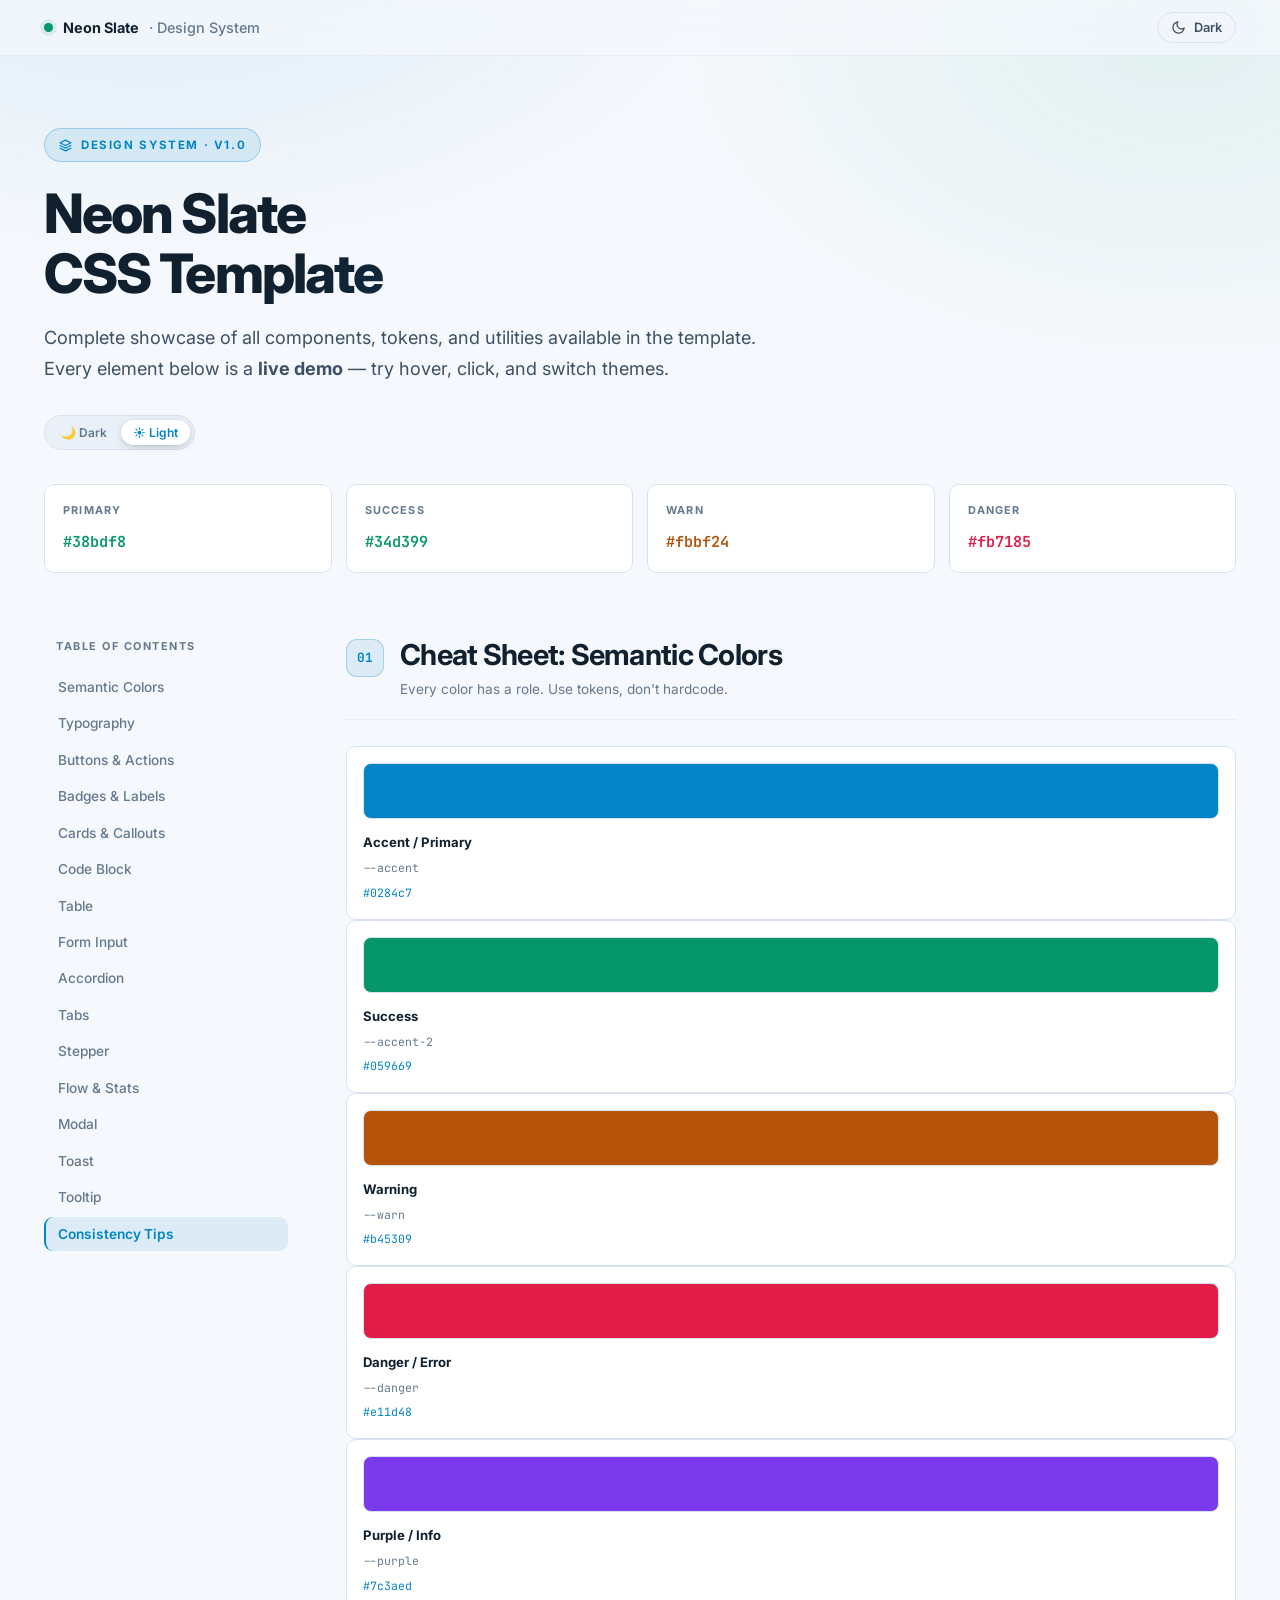
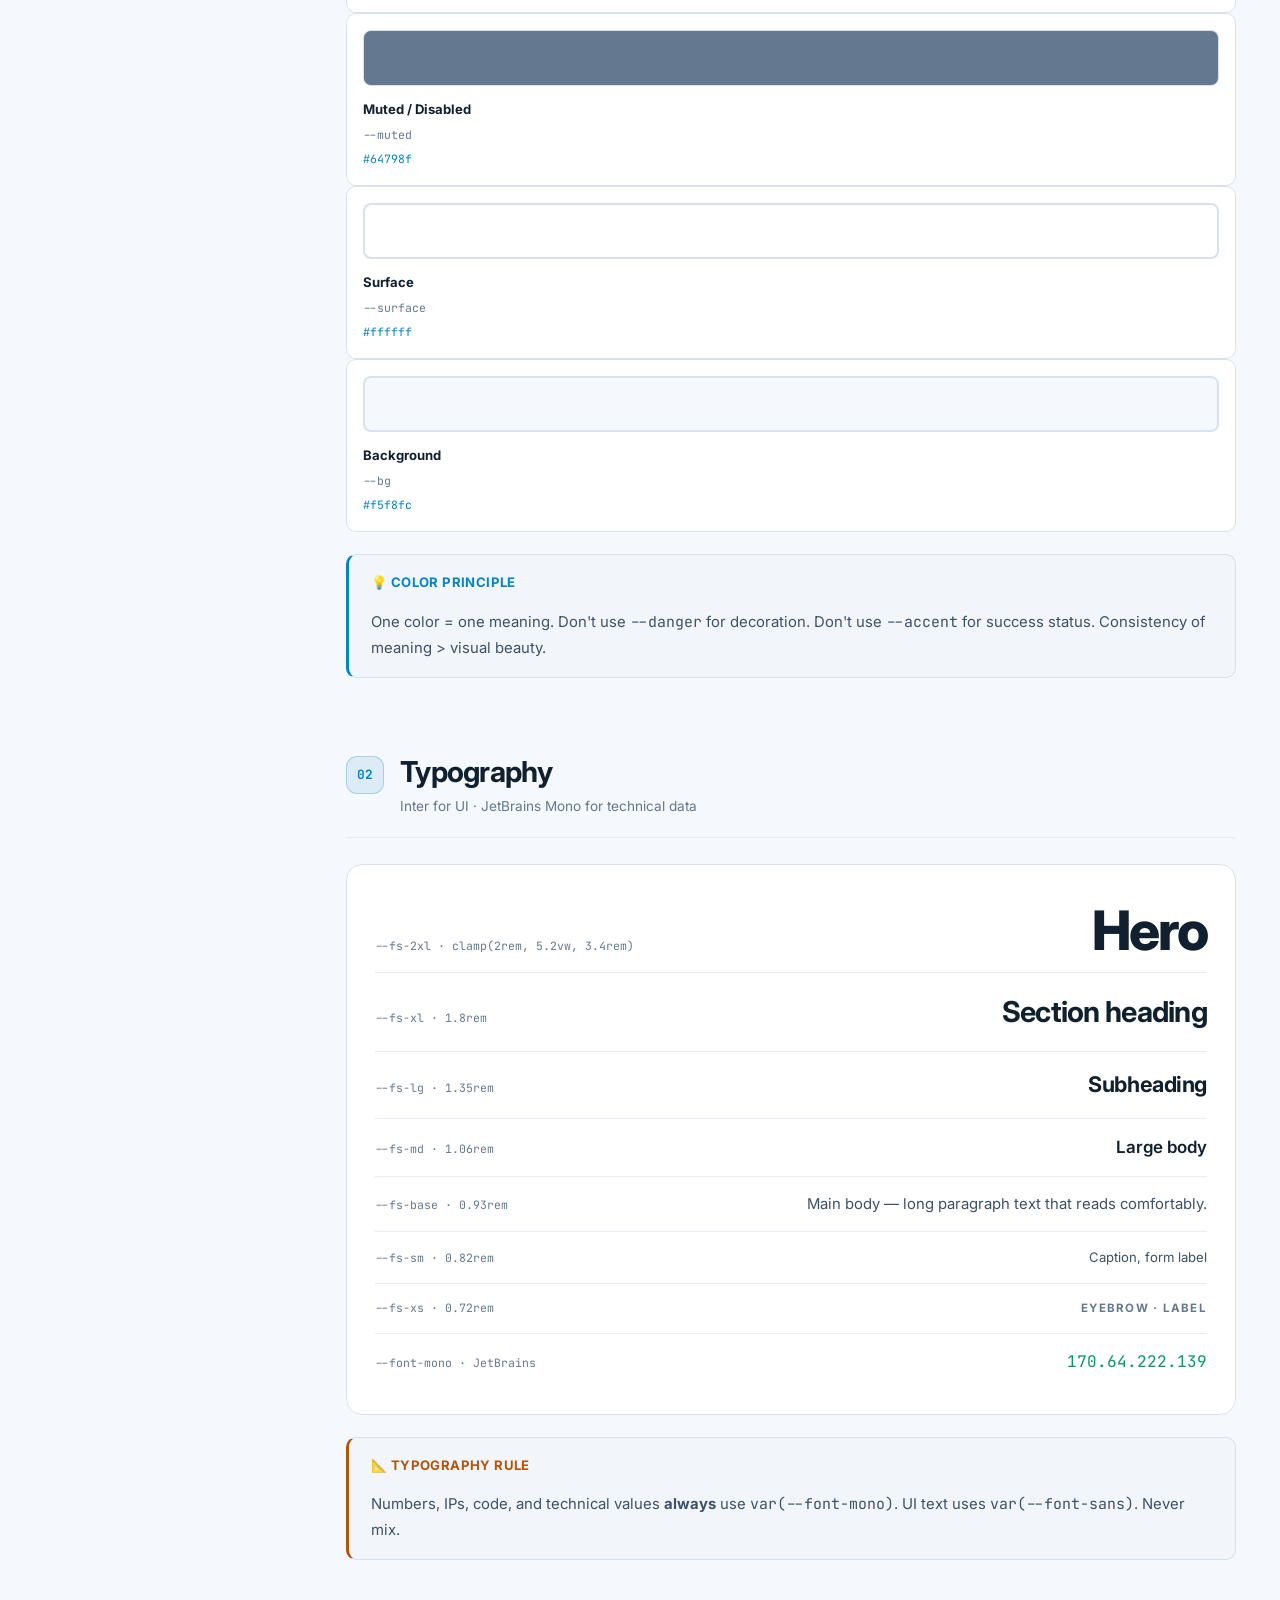
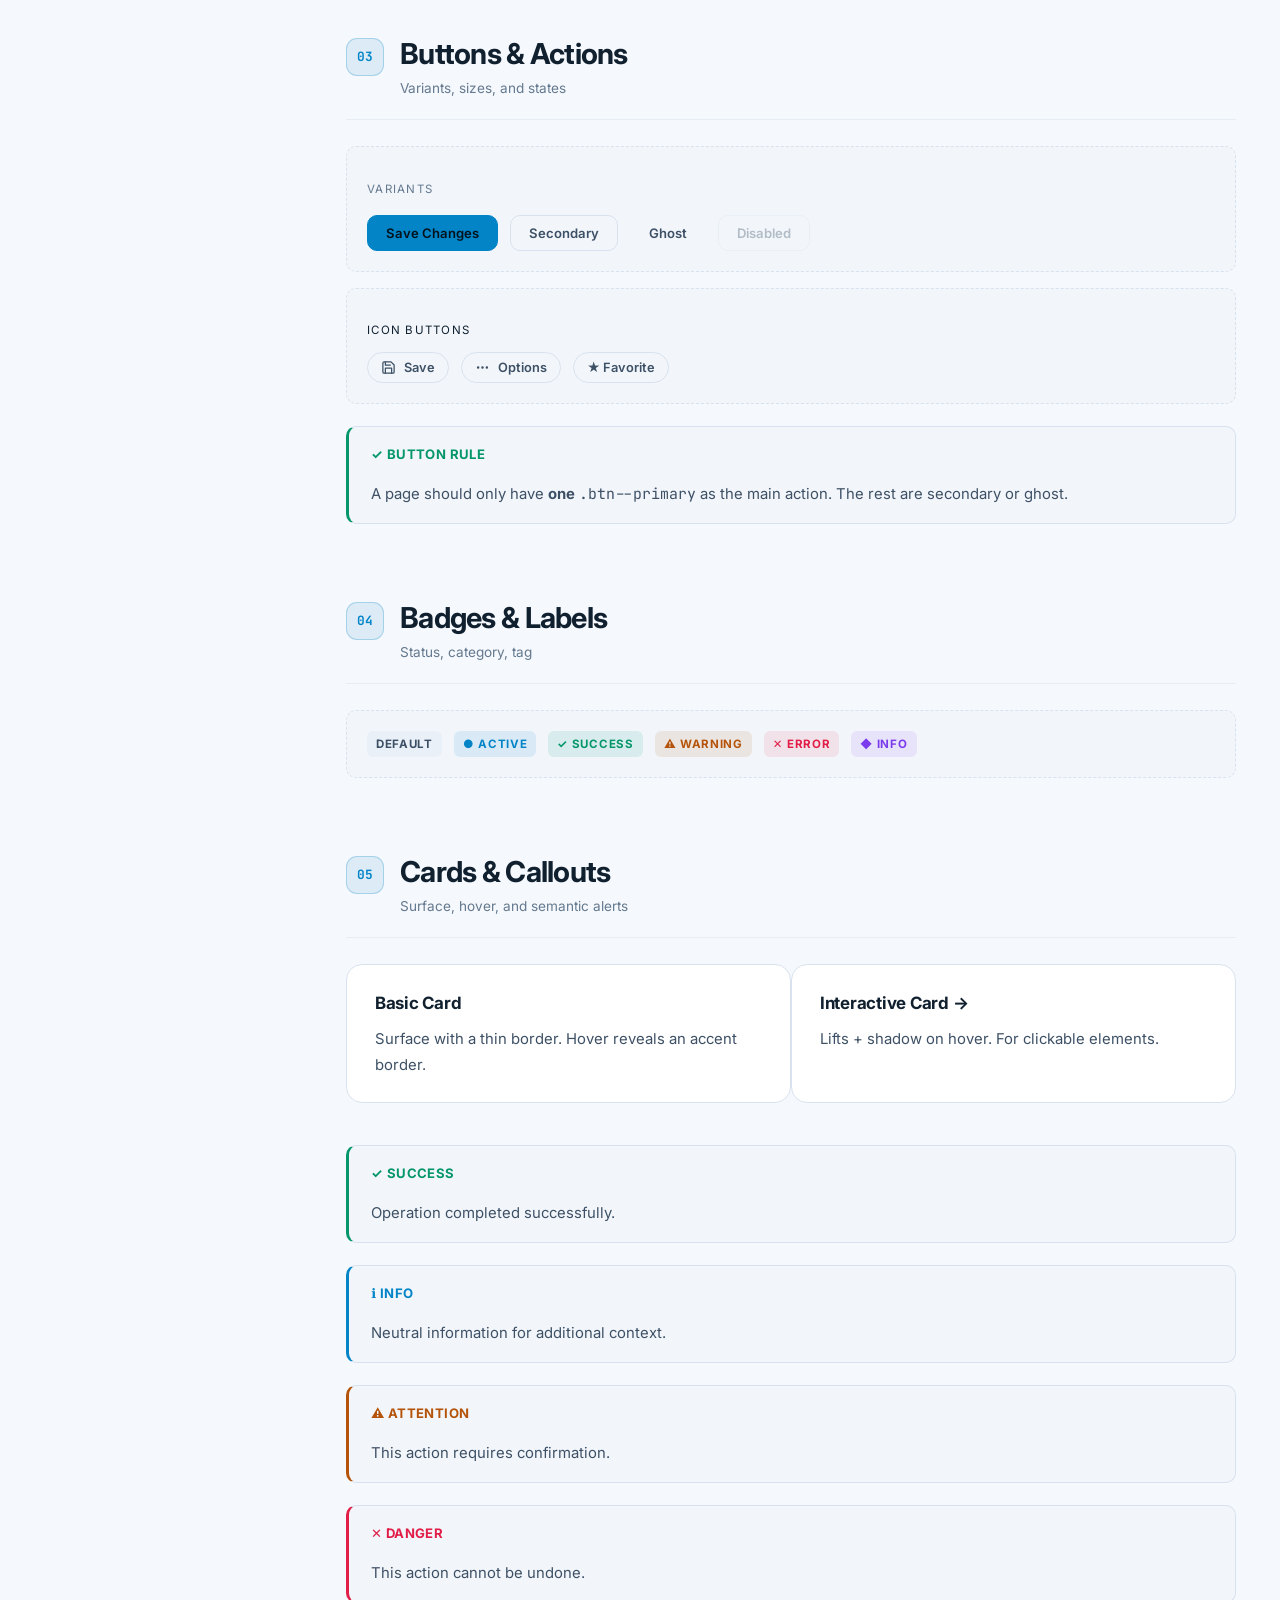
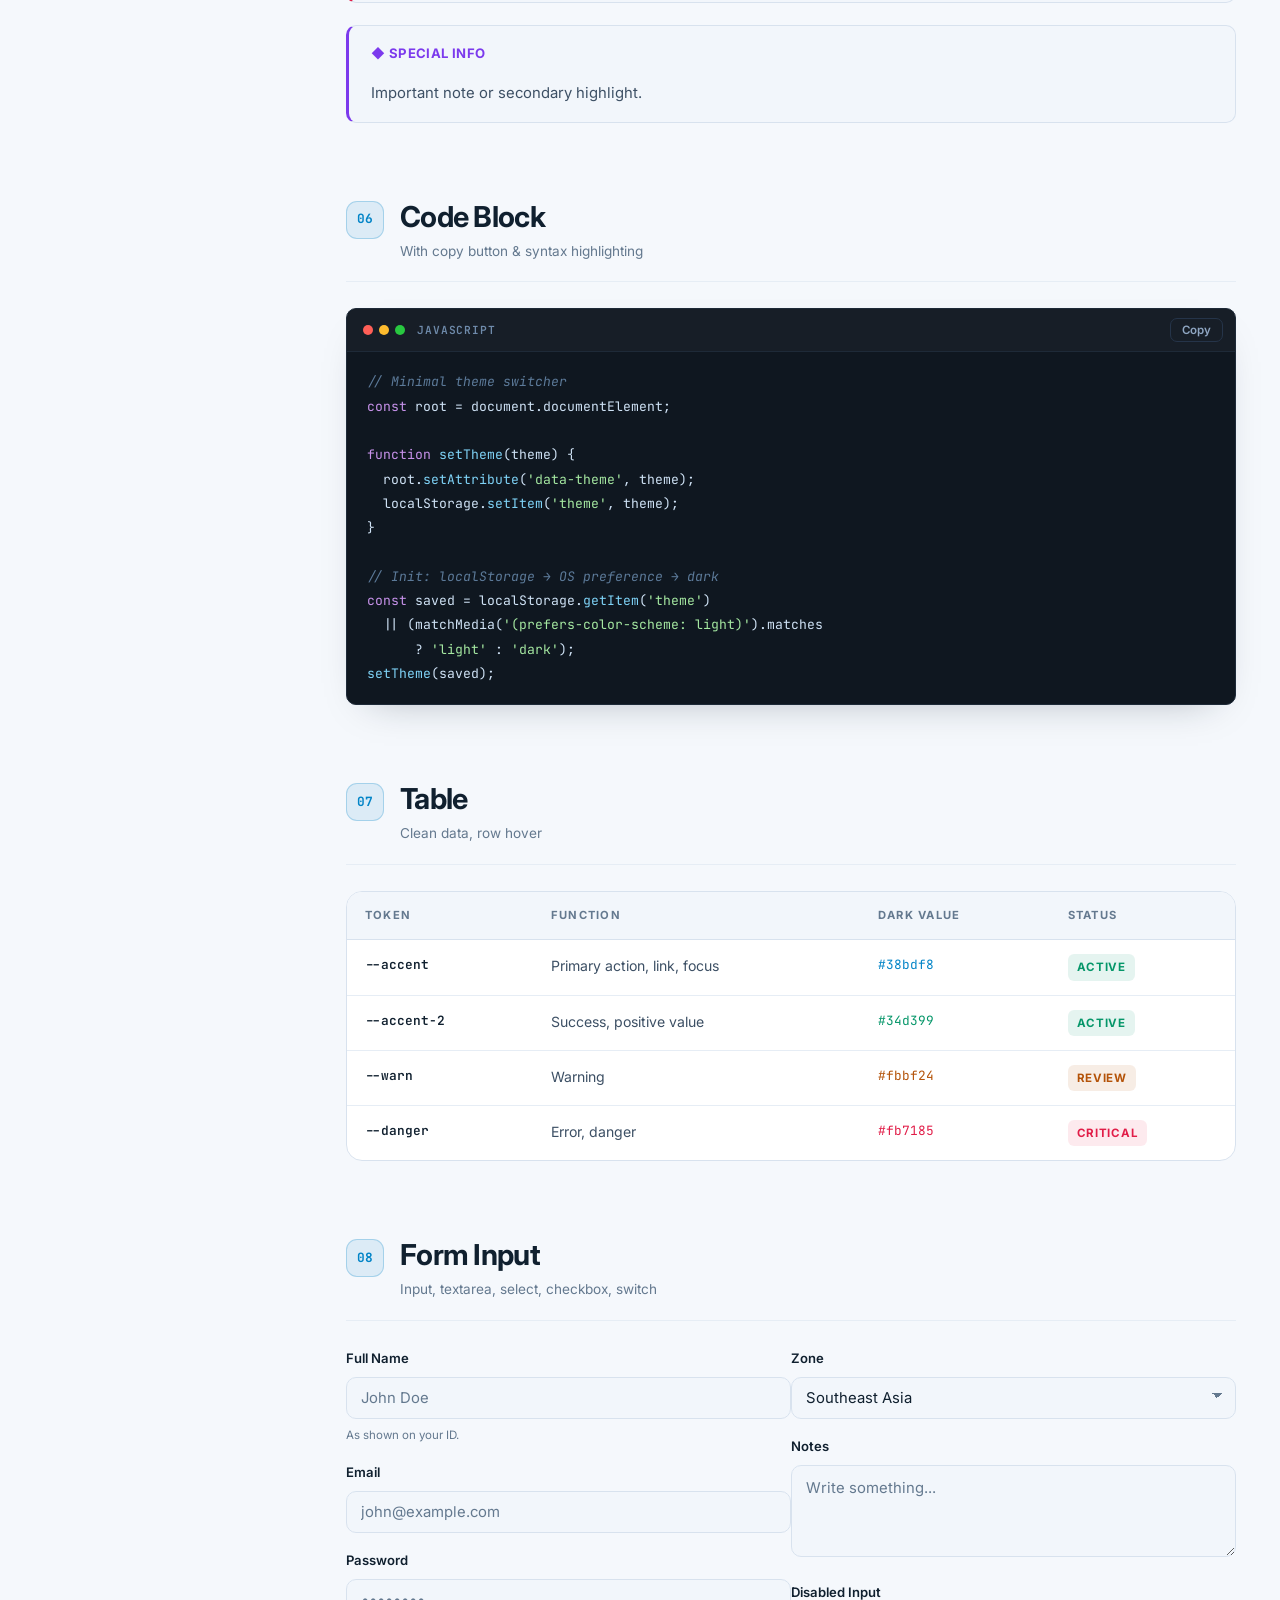
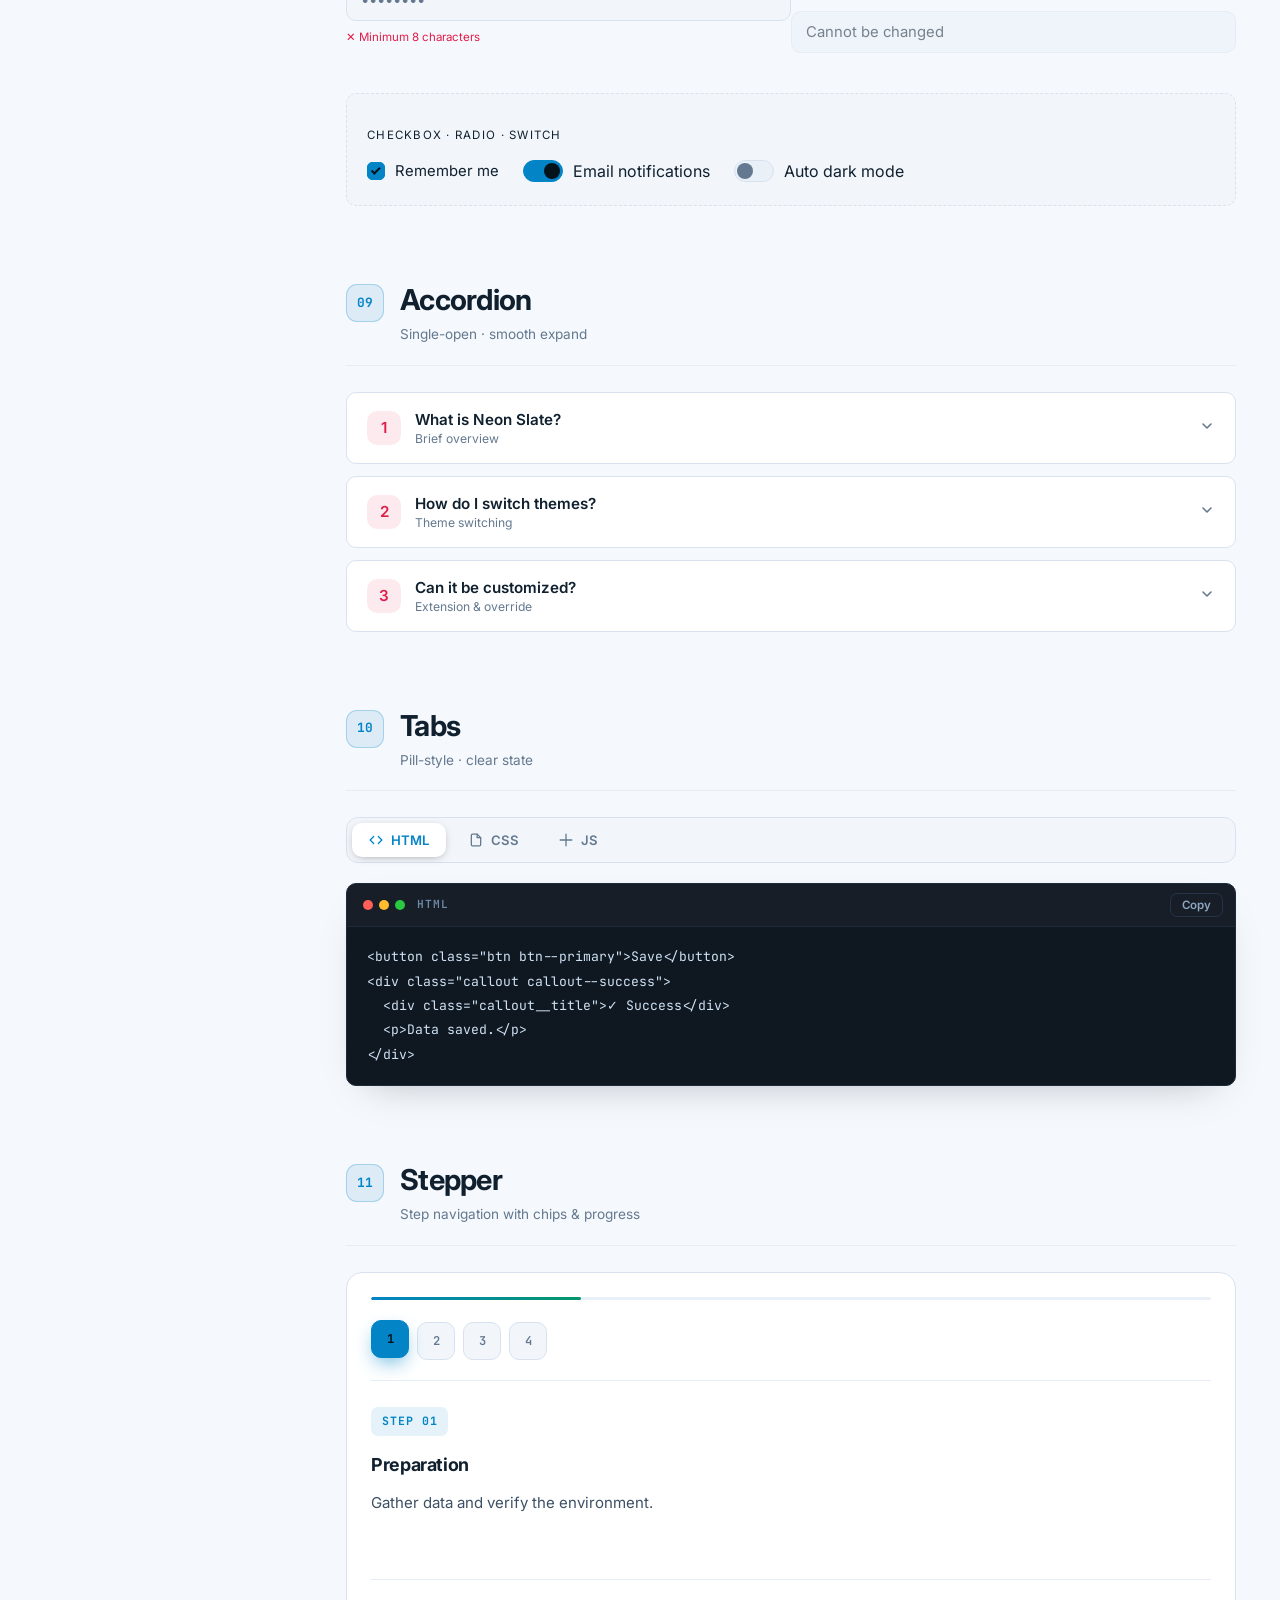
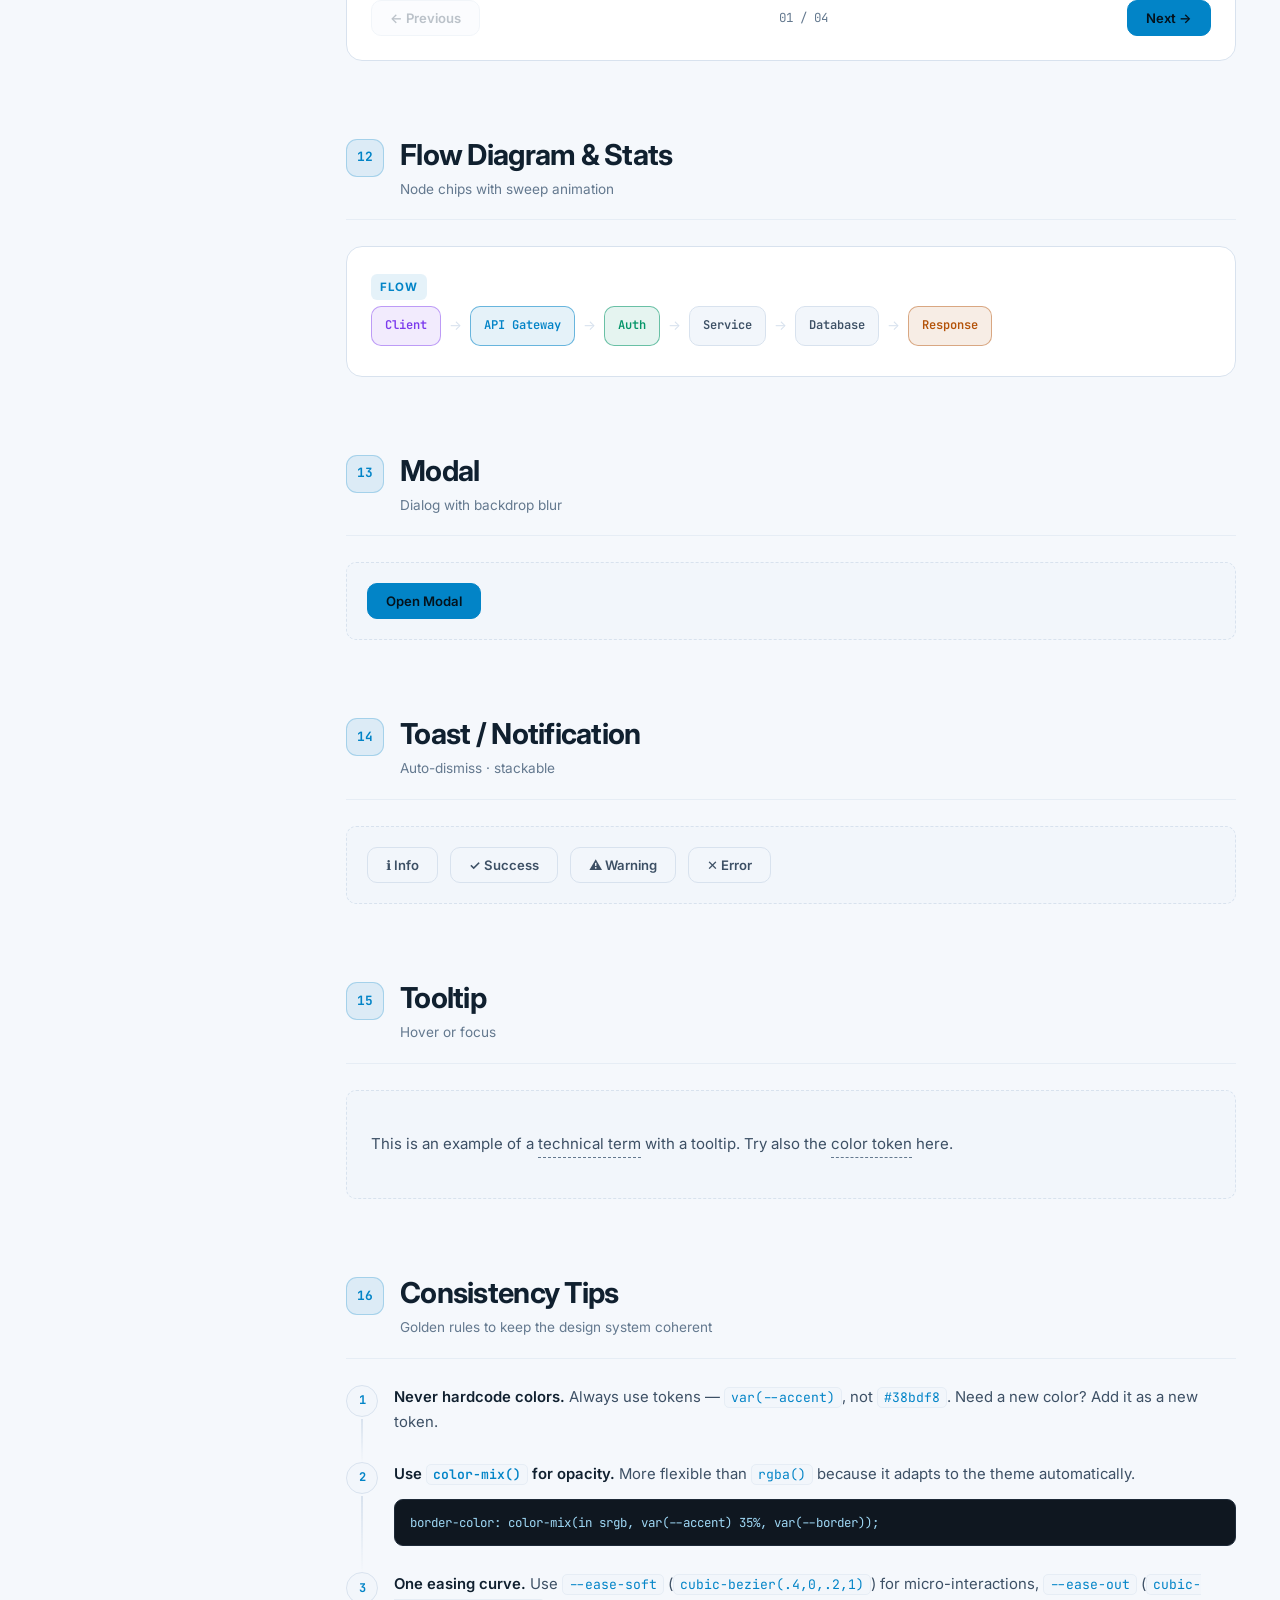
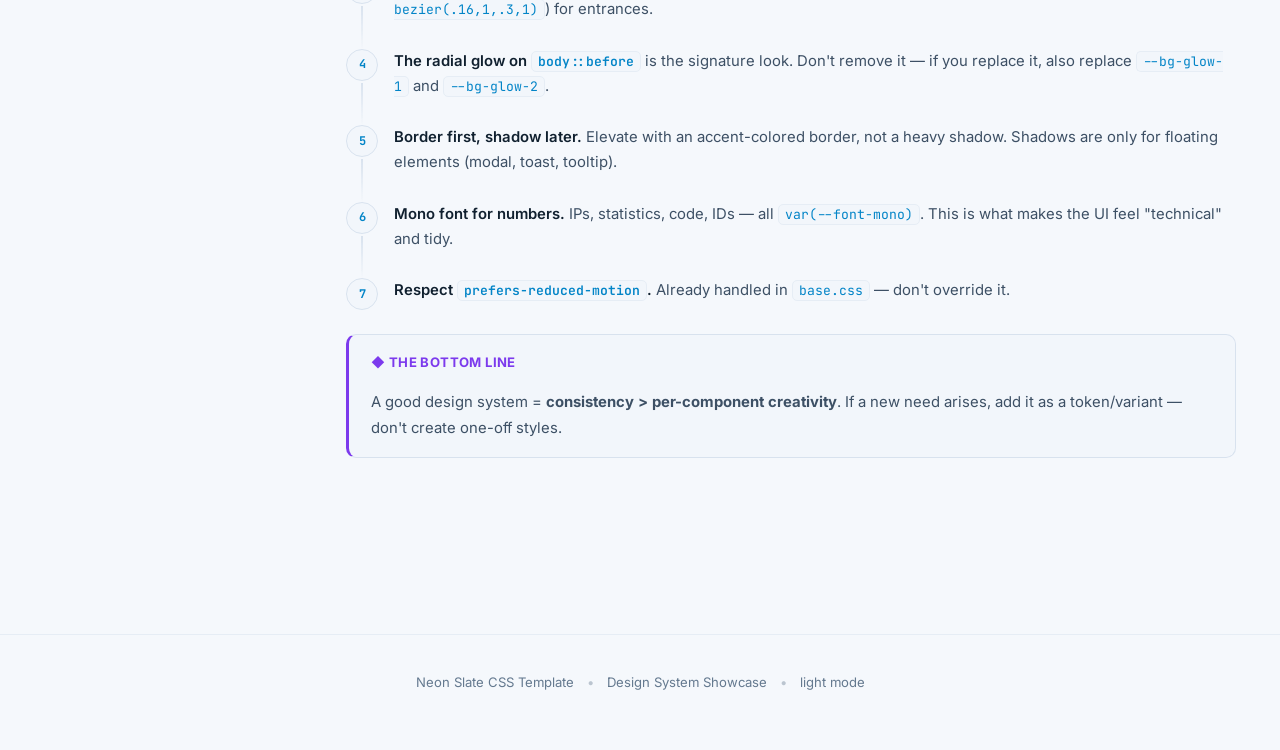
<file: Neon_Slate_CSS-en.html>
<!DOCTYPE html>
<html lang="en" data-theme="dark">
<head>
<meta charset="UTF-8">
<meta name="viewport" content="width=device-width, initial-scale=1.0">
<title>Neon Slate — Design System Showcase</title>
<link rel="shortcut icon" href="./assets/neon-slate-logo.svg" type="image/x-icon">

<link rel="preconnect" href="https://fonts.googleapis.com">
<link rel="preconnect" href="https://fonts.gstatic.com" crossorigin>
<link href="https://fonts.googleapis.com/css2?family=Inter:wght@400;500;600;700;800&family=JetBrains+Mono:wght@400;500;600&display=swap" rel="stylesheet">

<link rel="stylesheet" href="css/tokens.css">
<link rel="stylesheet" href="css/base.css">
<link rel="stylesheet" href="css/components.css">
<link rel="stylesheet" href="css/utilities.css">
</head>
<body>

<!-- ===== PROGRESS ===== -->
<div class="progress-track"><div class="progress-fill" id="progress"></div></div>

<!-- ===== TOPBAR ===== -->
<div class="topbar">
  <div class="topbar__inner">
    <div class="brand">
      <span class="brand-dot"></span>
      Neon Slate <span class="muted" style="font-weight:500">· Design System</span>
    </div>
    <div style="flex:1"></div>
    <button class="icon-btn" id="themeToggle" aria-label="Switch theme">
      <svg id="themeIcon" viewBox="0 0 24 24" fill="none" stroke="currentColor" stroke-width="2" stroke-linecap="round" stroke-linejoin="round">
        <circle cx="12" cy="12" r="4"></circle>
        <path d="M12 2v2M12 20v2M4.93 4.93l1.41 1.41M17.66 17.66l1.41 1.41M2 12h2M20 12h2M6.34 17.66l-1.41 1.41M19.07 4.93l-1.41 1.41"></path>
      </svg>
      <span id="themeLabel">Light</span>
    </button>
  </div>
</div>

<!-- ===== HERO ===== -->
<header class="hero">
  <div class="hero__eyebrow">
    <svg width="13" height="13" viewBox="0 0 24 24" fill="none" stroke="currentColor" stroke-width="2.4" stroke-linecap="round" stroke-linejoin="round"><path d="M12 2L2 7l10 5 10-5-10-5z"></path><polyline points="2 17 12 22 22 17"></polyline><polyline points="2 12 12 17 22 12"></polyline></svg>
    Design System · v1.0
  </div>
  <h1>
    Neon Slate<br>CSS Template
  </h1>
  <p class="lede">
    Complete showcase of all components, tokens, and utilities available in the template.
    Every element below is a <strong>live demo</strong> — try hover, click, and switch themes.
  </p>

  <div class="preview-toggle" role="group" aria-label="Theme preview">
    <button data-preview="dark" class="active">🌙 Dark</button>
    <button data-preview="light">☀️ Light</button>
  </div>

  <div class="stat-grid" style="margin-top:34px;">
    <div class="stat"><span class="stat__k">Primary</span><span class="stat__v">#38bdf8</span></div>
    <div class="stat"><span class="stat__k">Success</span><span class="stat__v">#34d399</span></div>
    <div class="stat"><span class="stat__k">Warn</span><span class="stat__v" style="color:var(--warn)">#fbbf24</span></div>
    <div class="stat"><span class="stat__k">Danger</span><span class="stat__v" style="color:var(--danger)">#fb7185</span></div>
  </div>
</header>

<!-- ===== LAYOUT ===== -->
<div class="layoutToc">

  <!-- ===== SIDEBAR TOC ===== -->
  <aside class="toc" id="toc">
    <p class="toc-title">Table of Contents</p>
    <ol class="toc-list">
      <li><a href="#warna">Semantic Colors</a></li>
      <li><a href="#tipografi">Typography</a></li>
      <li><a href="#tombol">Buttons &amp; Actions</a></li>
      <li><a href="#badge">Badges &amp; Labels</a></li>
      <li><a href="#kartu">Cards &amp; Callouts</a></li>
      <li><a href="#code">Code Block</a></li>
      <li><a href="#tabel">Table</a></li>
      <li><a href="#form">Form Input</a></li>
      <li><a href="#accordion">Accordion</a></li>
      <li><a href="#tabs">Tabs</a></li>
      <li><a href="#stepper">Stepper</a></li>
      <li><a href="#flow">Flow &amp; Stats</a></li>
      <li><a href="#modal">Modal</a></li>
      <li><a href="#toast">Toast</a></li>
      <li><a href="#tooltip">Tooltip</a></li>
      <li><a href="#tips">Consistency Tips</a></li>
    </ol>
  </aside>

  <!-- ===== CONTENT ===== -->
  <main class="content">

    <!-- ====================================================
         1. SEMANTIC COLORS
         ==================================================== -->
    <section id="warna" class="section reveal">
      <div class="sec-head">
        <div class="sec-num">01</div>
        <div>
          <h2>Cheat Sheet: Semantic Colors</h2>
          <span class="sec-head__sub">Every color has a role. Use tokens, don't hardcode.</span>
        </div>
      </div>

      <div class="grid-3">
        <div class="swatch">
          <div class="swatch__chip" style="background:var(--accent);"></div>
          <span class="swatch__name">Accent / Primary</span>
          <code class="swatch__token">--accent</code>
          <code class="swatch__value" id="sw-accent">#38bdf8</code>
        </div>
        <div class="swatch">
          <div class="swatch__chip" style="background:var(--accent-2);"></div>
          <span class="swatch__name">Success</span>
          <code class="swatch__token">--accent-2</code>
          <code class="swatch__value" id="sw-accent-2">#34d399</code>
        </div>
        <div class="swatch">
          <div class="swatch__chip" style="background:var(--warn);"></div>
          <span class="swatch__name">Warning</span>
          <code class="swatch__token">--warn</code>
          <code class="swatch__value" id="sw-warn">#fbbf24</code>
        </div>
        <div class="swatch">
          <div class="swatch__chip" style="background:var(--danger);"></div>
          <span class="swatch__name">Danger / Error</span>
          <code class="swatch__token">--danger</code>
          <code class="swatch__value" id="sw-danger">#fb7185</code>
        </div>
        <div class="swatch">
          <div class="swatch__chip" style="background:var(--purple);"></div>
          <span class="swatch__name">Purple / Info</span>
          <code class="swatch__token">--purple</code>
          <code class="swatch__value" id="sw-purple">#a78bfa</code>
        </div>
        <div class="swatch">
          <div class="swatch__chip" style="background:var(--muted);"></div>
          <span class="swatch__name">Muted / Disabled</span>
          <code class="swatch__token">--muted</code>
          <code class="swatch__value" id="sw-muted">#7d8fa8</code>
        </div>
        <div class="swatch">
          <div class="swatch__chip" style="background:var(--surface);border:2px solid var(--border);"></div>
          <span class="swatch__name">Surface</span>
          <code class="swatch__token">--surface</code>
          <code class="swatch__value" id="sw-surface">#0f1520</code>
        </div>
        <div class="swatch">
          <div class="swatch__chip" style="background:var(--bg);border:2px solid var(--border);"></div>
          <span class="swatch__name">Background</span>
          <code class="swatch__token">--bg</code>
          <code class="swatch__value" id="sw-bg">#080b12</code>
        </div>
      </div>

      <div class="callout" style="margin-top:22px;">
        <div class="callout__title">💡 Color Principle</div>
        <p>One color = one meaning. Don't use <code class="mono">--danger</code> for decoration. Don't use <code class="mono">--accent</code> for success status. Consistency of meaning &gt; visual beauty.</p>
      </div>
    </section>

    <!-- ====================================================
         2. TYPOGRAPHY
         ==================================================== -->
    <section id="tipografi" class="section reveal">
      <div class="sec-head">
        <div class="sec-num">02</div>
        <div>
          <h2>Typography</h2>
          <span class="sec-head__sub">Inter for UI · JetBrains Mono for technical data</span>
        </div>
      </div>

      <div class="card">
        <div class="type-row"><span class="label">--fs-2xl · clamp(2rem, 5.2vw, 3.4rem)</span><span style="font-size:var(--fs-2xl);font-weight:800;letter-spacing:-.035em;line-height:1;">Hero</span></div>
        <div class="type-row"><span class="label">--fs-xl · 1.8rem</span><span style="font-size:var(--fs-xl);font-weight:700;letter-spacing:-.025em;">Section heading</span></div>
        <div class="type-row"><span class="label">--fs-lg · 1.35rem</span><span style="font-size:var(--fs-lg);font-weight:700;letter-spacing:-.02em;">Subheading</span></div>
        <div class="type-row"><span class="label">--fs-md · 1.06rem</span><span style="font-size:var(--fs-md);font-weight:600;">Large body</span></div>
        <div class="type-row"><span class="label">--fs-base · 0.93rem</span><span style="font-size:var(--fs-base);color:var(--text-2);">Main body — long paragraph text that reads comfortably.</span></div>
        <div class="type-row"><span class="label">--fs-sm · 0.82rem</span><span style="font-size:var(--fs-sm);color:var(--text-2);">Caption, form label</span></div>
        <div class="type-row"><span class="label">--fs-xs · 0.72rem</span><span style="font-size:var(--fs-xs);font-weight:700;letter-spacing:.11em;text-transform:uppercase;color:var(--muted);">Eyebrow · Label</span></div>
        <div class="type-row"><span class="label">--font-mono · JetBrains</span><span class="mono" style="font-size:1rem;color:var(--accent-2);">170.64.222.139</span></div>
      </div>

      <div class="callout callout--warn">
        <div class="callout__title">📐 Typography Rule</div>
        <p>Numbers, IPs, code, and technical values <strong>always</strong> use <code class="mono">var(--font-mono)</code>. UI text uses <code class="mono">var(--font-sans)</code>. Never mix.</p>
      </div>
    </section>

    <!-- ====================================================
         3. BUTTONS
         ==================================================== -->
    <section id="tombol" class="section reveal">
      <div class="sec-head">
        <div class="sec-num">03</div>
        <div>
          <h2>Buttons &amp; Actions</h2>
          <span class="sec-head__sub">Variants, sizes, and states</span>
        </div>
      </div>

      <div class="demo">
        <p class="muted text-xs uppercase mb-4">Variants</p>
        <div class="flex gap-3">
          <button class="btn btn--primary">Save Changes</button>
          <button class="btn">Secondary</button>
          <button class="btn btn--ghost">Ghost</button>
          <button class="btn" disabled>Disabled</button>
        </div>
      </div>

      <div class="demo">
        <p class="text-xs uppercase">Icon buttons</p>
        <div class="flex gap-3">
          <button class="icon-btn">
            <svg viewBox="0 0 24 24" fill="none" stroke="currentColor" stroke-width="2" stroke-linecap="round" stroke-linejoin="round"><path d="M19 21H5a2 2 0 0 1-2-2V5a2 2 0 0 1 2-2h11l5 5v11a2 2 0 0 1-2 2z"></path><polyline points="17 21 17 13 7 13 7 21"></polyline><polyline points="7 3 7 8 15 8"></polyline></svg>
            Save
          </button>
          <button class="icon-btn">
            <svg viewBox="0 0 24 24" fill="none" stroke="currentColor" stroke-width="2" stroke-linecap="round" stroke-linejoin="round"><circle cx="12" cy="12" r="1"></circle><circle cx="19" cy="12" r="1"></circle><circle cx="5" cy="12" r="1"></circle></svg>
            Options
          </button>
          <button class="icon-btn">★ Favorite</button>
        </div>
      </div>

      <div class="callout callout--success">
        <div class="callout__title">✓ Button Rule</div>
        <p>A page should only have <strong>one</strong> <code class="mono">.btn--primary</code> as the main action. The rest are secondary or ghost.</p>
      </div>
    </section>

    <!-- ====================================================
         4. BADGES
         ==================================================== -->
    <section id="badge" class="section reveal">
      <div class="sec-head">
        <div class="sec-num">04</div>
        <div>
          <h2>Badges &amp; Labels</h2>
          <span class="sec-head__sub">Status, category, tag</span>
        </div>
      </div>

      <div class="demo flex gap-3">
        <span class="badge">Default</span>
        <span class="badge badge--accent">● Active</span>
        <span class="badge badge--success">✓ Success</span>
        <span class="badge badge--warn">⚠ Warning</span>
        <span class="badge badge--danger">✕ Error</span>
        <span class="badge badge--purple">◆ Info</span>
      </div>
    </section>

    <!-- ====================================================
         5. CARDS & CALLOUTS
         ==================================================== -->
    <section id="kartu" class="section reveal">
      <div class="sec-head">
        <div class="sec-num">05</div>
        <div>
          <h2>Cards &amp; Callouts</h2>
          <span class="sec-head__sub">Surface, hover, and semantic alerts</span>
        </div>
      </div>

      <div class="grid grid-2">
        <div class="card">
          <h3 style="margin:0 0 8px;font-size:1.06rem;font-weight:700;letter-spacing:-.015em;">Basic Card</h3>
          <p style="margin:0;color:var(--text-2);font-size:.93rem;">Surface with a thin border. Hover reveals an accent border.</p>
        </div>
        <div class="card card--interactive">
          <h3 style="margin:0 0 8px;font-size:1.06rem;font-weight:700;letter-spacing:-.015em;">Interactive Card →</h3>
          <p style="margin:0;color:var(--text-2);font-size:.93rem;">Lifts + shadow on hover. For clickable elements.</p>
        </div>
      </div>

      <div class="callout callout--success">
        <div class="callout__title">✓ Success</div>
        <p>Operation completed successfully.</p>
      </div>
      <div class="callout">
        <div class="callout__title">ℹ Info</div>
        <p>Neutral information for additional context.</p>
      </div>
      <div class="callout callout--warn">
        <div class="callout__title">⚠ Attention</div>
        <p>This action requires confirmation.</p>
      </div>
      <div class="callout callout--danger">
        <div class="callout__title">✕ Danger</div>
        <p>This action cannot be undone.</p>
      </div>
      <div class="callout callout--purple">
        <div class="callout__title">◆ Special Info</div>
        <p>Important note or secondary highlight.</p>
      </div>
    </section>

    <!-- ====================================================
         6. CODE BLOCK
         ==================================================== -->
    <section id="code" class="section reveal">
      <div class="sec-head">
        <div class="sec-num">06</div>
        <div>
          <h2>Code Block</h2>
          <span class="sec-head__sub">With copy button &amp; syntax highlighting</span>
        </div>
      </div>

      <div class="code-block">
        <div class="code-block__head">
          <span class="code-block__dots"><i></i><i></i><i></i></span>
          <span class="code-block__lang">javascript</span>
          <span class="spacer"></span>
          <button class="copy-btn">Copy</button>
        </div>
        <pre><code><span class="tok-c">// Minimal theme switcher</span>
<span class="tok-k">const</span> root = document.documentElement;

<span class="tok-k">function</span> <span class="tok-p">setTheme</span>(theme) {
  root.<span class="tok-p">setAttribute</span>(<span class="tok-s">'data-theme'</span>, theme);
  localStorage.<span class="tok-p">setItem</span>(<span class="tok-s">'theme'</span>, theme);
}

<span class="tok-c">// Init: localStorage → OS preference → dark</span>
<span class="tok-k">const</span> saved = localStorage.<span class="tok-p">getItem</span>(<span class="tok-s">'theme'</span>)
  || (matchMedia(<span class="tok-s">'(prefers-color-scheme: light)'</span>).matches
      ? <span class="tok-s">'light'</span> : <span class="tok-s">'dark'</span>);
<span class="tok-p">setTheme</span>(saved);</code></pre>
      </div>
    </section>

    <!-- ====================================================
         7. TABLE
         ==================================================== -->
    <section id="tabel" class="section reveal">
      <div class="sec-head">
        <div class="sec-num">07</div>
        <div>
          <h2>Table</h2>
          <span class="sec-head__sub">Clean data, row hover</span>
        </div>
      </div>

      <div class="table-wrap">
        <table class="table">
          <thead>
            <tr>
              <th>Token</th>
              <th>Function</th>
              <th>Dark Value</th>
              <th>Status</th>
            </tr>
          </thead>
          <tbody>
            <tr>
              <td class="mono">--accent</td>
              <td>Primary action, link, focus</td>
              <td class="mono" style="color:var(--accent)">#38bdf8</td>
              <td><span class="badge badge--success">Active</span></td>
            </tr>
            <tr>
              <td class="mono">--accent-2</td>
              <td>Success, positive value</td>
              <td class="mono" style="color:var(--accent-2)">#34d399</td>
              <td><span class="badge badge--success">Active</span></td>
            </tr>
            <tr>
              <td class="mono">--warn</td>
              <td>Warning</td>
              <td class="mono" style="color:var(--warn)">#fbbf24</td>
              <td><span class="badge badge--warn">Review</span></td>
            </tr>
            <tr>
              <td class="mono">--danger</td>
              <td>Error, danger</td>
              <td class="mono" style="color:var(--danger)">#fb7185</td>
              <td><span class="badge badge--danger">Critical</span></td>
            </tr>
          </tbody>
        </table>
      </div>
    </section>

    <!-- ====================================================
         8. FORM INPUT
         ==================================================== -->
    <section id="form" class="section reveal">
      <div class="sec-head">
        <div class="sec-num">08</div>
        <div>
          <h2>Form Input</h2>
          <span class="sec-head__sub">Input, textarea, select, checkbox, switch</span>
        </div>
      </div>

      <div class="grid grid-2">
        <div>
          <div class="field">
            <label class="field__label" for="demo-name">Full Name</label>
            <input class="input" id="demo-name" type="text" placeholder="John Doe">
            <p class="field__hint">As shown on your ID.</p>
          </div>
          <div class="field">
            <label class="field__label" for="demo-email">Email</label>
            <input class="input" id="demo-email" type="email" placeholder="john@example.com">
          </div>
          <div class="field">
            <label class="field__label" for="demo-pass">Password</label>
            <input class="input" id="demo-pass" type="password" placeholder="••••••••">
            <p class="field__error">✕ Minimum 8 characters</p>
          </div>
        </div>
        <div>
          <div class="field">
            <label class="field__label" for="demo-select">Zone</label>
            <select class="select" id="demo-select">
              <option>Southeast Asia</option>
              <option>East Asia</option>
              <option>Europe</option>
              <option>Americas</option>
            </select>
          </div>
          <div class="field">
            <label class="field__label" for="demo-textarea">Notes</label>
            <textarea class="textarea" id="demo-textarea" placeholder="Write something..."></textarea>
          </div>
          <div class="field">
            <label class="field__label" for="demo-disabled">Disabled Input</label>
            <input class="input" id="demo-disabled" type="text" value="Cannot be changed" disabled>
          </div>
        </div>
      </div>

      <div class="demo mt-6">
        <p class="text-xs uppercase">Checkbox · Radio · Switch</p>
        <div class="flex gap-6">
          <label class="check">
            <input type="checkbox" checked>
            <span class="check__box"></span>
            <span class="check__label">Remember me</span>
          </label>
          <label class="switch">
            <input type="checkbox" checked>
            <span class="switch__track"></span>
            <span>Email notifications</span>
          </label>
          <label class="switch">
            <input type="checkbox">
            <span class="switch__track"></span>
            <span>Auto dark mode</span>
          </label>
        </div>
      </div>
    </section>

    <!-- ====================================================
         9. ACCORDION
         ==================================================== -->
    <section id="accordion" class="section reveal">
      <div class="sec-head">
        <div class="sec-num">09</div>
        <div>
          <h2>Accordion</h2>
          <span class="sec-head__sub">Single-open · smooth expand</span>
        </div>
      </div>

      <div class="acc">
        <div class="acc-item">
          <button class="acc-head">
            <span class="acc-icon">1</span>
            <span class="acc-title">What is Neon Slate?<small>Brief overview</small></span>
            <span class="acc-chev"><svg width="16" height="16" viewBox="0 0 24 24" fill="none" stroke="currentColor" stroke-width="2.4" stroke-linecap="round" stroke-linejoin="round"><polyline points="6 9 12 15 18 9"></polyline></svg></span>
          </button>
          <div class="acc-body">
            <div class="acc-body__inner"><p>A minimal design system with token-driven CSS variables, dual theme, and tightly integrated components. Focused on data-dense UI without sacrificing aesthetics.</p></div>
          </div>
        </div>
        <div class="acc-item">
          <button class="acc-head">
            <span class="acc-icon">2</span>
            <span class="acc-title">How do I switch themes?<small>Theme switching</small></span>
            <span class="acc-chev"><svg width="16" height="16" viewBox="0 0 24 24" fill="none" stroke="currentColor" stroke-width="2.4" stroke-linecap="round" stroke-linejoin="round"><polyline points="6 9 12 15 18 9"></polyline></svg></span>
          </button>
          <div class="acc-body">
            <div class="acc-body__inner"><p>Just change the <code class="mono">data-theme</code> attribute on <code class="mono">&lt;html&gt;</code>. All color tokens switch automatically because they're redefined in the <code class="mono">[data-theme="light"]</code> selector.</p></div>
          </div>
        </div>
        <div class="acc-item">
          <button class="acc-head">
            <span class="acc-icon">3</span>
            <span class="acc-title">Can it be customized?<small>Extension &amp; override</small></span>
            <span class="acc-chev"><svg width="16" height="16" viewBox="0 0 24 24" fill="none" stroke="currentColor" stroke-width="2.4" stroke-linecap="round" stroke-linejoin="round"><polyline points="6 9 12 15 18 9"></polyline></svg></span>
          </button>
          <div class="acc-body">
            <div class="acc-body__inner"><p>Yes. Override tokens in <code class="mono">:root</code> after loading <code class="mono">tokens.css</code>. Or add <code class="mono">[data-theme="brand-x"]</code> for a custom theme.</p></div>
          </div>
        </div>
      </div>
    </section>

    <!-- ====================================================
         10. TABS
         ==================================================== -->
    <section id="tabs" class="section reveal">
      <div class="sec-head">
        <div class="sec-num">10</div>
        <div>
          <h2>Tabs</h2>
          <span class="sec-head__sub">Pill-style · clear state</span>
        </div>
      </div>

      <div class="tabs">
        <div class="tab-list" id="tabList">
          <button class="tab-btn active" data-tab="html">
            <svg width="14" height="14" viewBox="0 0 24 24" fill="none" stroke="currentColor" stroke-width="2.2" stroke-linecap="round" stroke-linejoin="round"><polyline points="16 18 22 12 16 6"></polyline><polyline points="8 6 2 12 8 18"></polyline></svg>
            HTML
          </button>
          <button class="tab-btn" data-tab="css">
            <svg width="14" height="14" viewBox="0 0 24 24" fill="none" stroke="currentColor" stroke-width="2.2" stroke-linecap="round" stroke-linejoin="round"><path d="M14 2H6a2 2 0 0 0-2 2v16a2 2 0 0 0 2 2h12a2 2 0 0 0 2-2V8z"></path><polyline points="14 2 14 8 20 8"></polyline></svg>
            CSS
          </button>
          <button class="tab-btn" data-tab="js">
            <svg width="14" height="14" viewBox="0 0 24 24" fill="none" stroke="currentColor" stroke-width="2.2" stroke-linecap="round" stroke-linejoin="round"><path d="M12 2v20M2 12h20"></path></svg>
            JS
          </button>
        </div>

        <div class="tab-panel active" data-panel="html">
          <div class="code-block">
            <div class="code-block__head">
              <span class="code-block__dots"><i></i><i></i><i></i></span>
              <span class="code-block__lang">html</span>
              <span class="spacer"></span>
              <button class="copy-btn">Copy</button>
            </div>
            <pre><code>&lt;button class="btn btn--primary"&gt;Save&lt;/button&gt;
&lt;div class="callout callout--success"&gt;
  &lt;div class="callout__title"&gt;✓ Success&lt;/div&gt;
  &lt;p&gt;Data saved.&lt;/p&gt;
&lt;/div&gt;</code></pre>
          </div>
        </div>

        <div class="tab-panel" data-panel="css">
          <div class="code-block">
            <div class="code-block__head">
              <span class="code-block__dots"><i></i><i></i><i></i></span>
              <span class="code-block__lang">css</span>
              <span class="spacer"></span>
              <button class="copy-btn">Copy</button>
            </div>
            <pre><code><span class="tok-k">:root</span> {
  <span class="tok-p">--accent</span>: <span class="tok-n">#38bdf8</span>;
  <span class="tok-p">--accent-2</span>: <span class="tok-n">#34d399</span>;
}

<span class="tok-k">[data-theme="light"]</span> {
  <span class="tok-p">--accent</span>: <span class="tok-n">#0284c7</span>;
}</code></pre>
          </div>
        </div>

        <div class="tab-panel" data-panel="js">
          <div class="code-block">
            <div class="code-block__head">
              <span class="code-block__dots"><i></i><i></i><i></i></span>
              <span class="code-block__lang">javascript</span>
              <span class="spacer"></span>
              <button class="copy-btn">Copy</button>
            </div>
            <pre><code><span class="tok-k">const</span> theme = localStorage.<span class="tok-p">getItem</span>(<span class="tok-s">'theme'</span>) || <span class="tok-s">'dark'</span>;
document.documentElement.<span class="tok-p">setAttribute</span>(<span class="tok-s">'data-theme'</span>, theme);</code></pre>
          </div>
        </div>
      </div>
    </section>

    <!-- ====================================================
         11. STEPPER
         ==================================================== -->
    <section id="stepper" class="section reveal">
      <div class="sec-head">
        <div class="sec-num">11</div>
        <div>
          <h2>Stepper</h2>
          <span class="sec-head__sub">Step navigation with chips &amp; progress</span>
        </div>
      </div>

      <div class="stepper" id="stepper">
        <div class="step-progress"><i id="stepBar"></i></div>
        <div class="chips" id="chips">
          <button class="chip active" data-step="0">1</button>
          <button class="chip" data-step="1">2</button>
          <button class="chip" data-step="2">3</button>
          <button class="chip" data-step="3">4</button>
        </div>
        <div class="step-panel">
          <div class="step active">
            <div class="step-label">Step 01</div>
            <h4>Preparation</h4>
            <p>Gather data and verify the environment.</p>
          </div>
          <div class="step">
            <div class="step-label">Step 02</div>
            <h4>Configuration</h4>
            <p>Set up tokens and folder structure.</p>
          </div>
          <div class="step">
            <div class="step-label">Step 03</div>
            <h4>Implementation</h4>
            <p>Build components and test interactions.</p>
          </div>
          <div class="step">
            <div class="step-label">Step 04</div>
            <h4>Deploy</h4>
            <p>Push to production and monitor.</p>
          </div>
        </div>
        <div class="step-footer">
          <button class="btn" id="prevBtn" disabled>← Previous</button>
          <span class="step-counter" id="counter">01 / 04</span>
          <button class="btn btn--primary" id="nextBtn">Next →</button>
        </div>
      </div>
    </section>

    <!-- ====================================================
         12. FLOW & STATS
         ==================================================== -->
    <section id="flow" class="section reveal">
      <div class="sec-head">
        <div class="sec-num">12</div>
        <div>
          <h2>Flow Diagram &amp; Stats</h2>
          <span class="sec-head__sub">Node chips with sweep animation</span>
        </div>
      </div>

      <div class="flow-wrap">
        <div class="flow-caption">
          <span class="badge badge--accent">Flow</span>
        </div>
        <div class="flow-track">
          <span class="node node--purple">Client</span>
          <span class="arrow"></span>
          <span class="node node--accent">API Gateway</span>
          <span class="arrow"></span>
          <span class="node node--success">Auth</span>
          <span class="arrow"></span>
          <span class="node">Service</span>
          <span class="arrow"></span>
          <span class="node">Database</span>
          <span class="arrow"></span>
          <span class="node node--warn">Response</span>
        </div>
      </div>
    </section>

    <!-- ====================================================
         13. MODAL
         ==================================================== -->
    <section id="modal" class="section reveal">
      <div class="sec-head">
        <div class="sec-num">13</div>
        <div>
          <h2>Modal</h2>
          <span class="sec-head__sub">Dialog with backdrop blur</span>
        </div>
      </div>

      <div class="demo flex gap-3">
        <button class="btn btn--primary" data-modal-open="modalDemo">Open Modal</button>
      </div>
    </section>

    <!-- ====================================================
         14. TOAST
         ==================================================== -->
    <section id="toast" class="section reveal">
      <div class="sec-head">
        <div class="sec-num">14</div>
        <div>
          <h2>Toast / Notification</h2>
          <span class="sec-head__sub">Auto-dismiss · stackable</span>
        </div>
      </div>

      <div class="demo flex gap-3">
        <button class="btn" data-toast="default">ℹ Info</button>
        <button class="btn" data-toast="success">✓ Success</button>
        <button class="btn" data-toast="warn">⚠ Warning</button>
        <button class="btn" data-toast="danger">✕ Error</button>
      </div>
    </section>

    <!-- ====================================================
         15. TOOLTIP
         ==================================================== -->
    <section id="tooltip" class="section reveal">
      <div class="sec-head">
        <div class="sec-num">15</div>
        <div>
          <h2>Tooltip</h2>
          <span class="sec-head__sub">Hover or focus</span>
        </div>
      </div>

      <div class="demo" style="padding:40px 24px;">
        <p style="margin:0;font-size:.94rem;color:var(--text-2);">
          This is an example of a <span class="tip" tabindex="0">technical term<span class="tip__bubble">Brief explanation of this term</span></span> with a tooltip.
          Try also the <span class="tip" tabindex="0">color token<span class="tip__bubble">--accent · #38bdf8</span></span> here.
        </p>
      </div>
    </section>

    <!-- ====================================================
         16. CONSISTENCY TIPS
         ==================================================== -->
    <section id="tips" class="section reveal">
      <div class="sec-head">
        <div class="sec-num">16</div>
        <div>
          <h2>Consistency Tips</h2>
          <span class="sec-head__sub">Golden rules to keep the design system coherent</span>
        </div>
      </div>

      <div class="chain">
        <div class="chain-item">
          <div class="chain-num">1</div>
          <div class="chain-body">
            <b>Never hardcode colors.</b> Always use tokens — <code class="mono">var(--accent)</code>, not <code class="mono">#38bdf8</code>. Need a new color? Add it as a new token.
          </div>
        </div>
        <div class="chain-item">
          <div class="chain-num">2</div>
          <div class="chain-body">
            <b>Use <code class="mono">color-mix()</code> for opacity.</b> More flexible than <code class="mono">rgba()</code> because it adapts to the theme automatically.
            <div class="mini-code">border-color: color-mix(in srgb, var(--accent) 35%, var(--border));</div>
          </div>
        </div>
        <div class="chain-item">
          <div class="chain-num">3</div>
          <div class="chain-body">
            <b>One easing curve.</b> Use <code class="mono">--ease-soft</code> (<code class="mono">cubic-bezier(.4,0,.2,1)</code>) for micro-interactions, <code class="mono">--ease-out</code> (<code class="mono">cubic-bezier(.16,1,.3,1)</code>) for entrances.
          </div>
        </div>
        <div class="chain-item">
          <div class="chain-num">4</div>
          <div class="chain-body">
            <b>The radial glow on <code class="mono">body::before</code></b> is the signature look. Don't remove it — if you replace it, also replace <code class="mono">--bg-glow-1</code> and <code class="mono">--bg-glow-2</code>.
          </div>
        </div>
        <div class="chain-item">
          <div class="chain-num">5</div>
          <div class="chain-body">
            <b>Border first, shadow later.</b> Elevate with an accent-colored border, not a heavy shadow. Shadows are only for floating elements (modal, toast, tooltip).
          </div>
        </div>
        <div class="chain-item">
          <div class="chain-num">6</div>
          <div class="chain-body">
            <b>Mono font for numbers.</b> IPs, statistics, code, IDs — all <code class="mono">var(--font-mono)</code>. This is what makes the UI feel "technical" and tidy.
          </div>
        </div>
        <div class="chain-item">
          <div class="chain-num">7</div>
          <div class="chain-body">
            <b>Respect <code class="mono">prefers-reduced-motion</code>.</b> Already handled in <code class="mono">base.css</code> — don't override it.
          </div>
        </div>
      </div>

      <div class="callout callout--purple" style="margin-top:24px;">
        <div class="callout__title">◆ The Bottom Line</div>
        <p>A good design system = <strong>consistency &gt; per-component creativity</strong>. If a new need arises, add it as a token/variant — don't create one-off styles.</p>
      </div>
    </section>

  </main>
</div>

<!-- ===== FOOTER ===== -->
<footer class="page-footer">
  <p>
    Neon Slate CSS Template
    <span class="dot-sep">•</span>
    Design System Showcase
    <span class="dot-sep">•</span>
    <span id="themeStatus">dark</span> mode
  </p>
</footer>

<!-- ===== BACK TO TOP ===== -->
<button class="to-top" id="toTop" aria-label="Back to top">
  <svg width="17" height="17" viewBox="0 0 24 24" fill="none" stroke="currentColor" stroke-width="2.4" stroke-linecap="round" stroke-linejoin="round">
    <line x1="12" y1="19" x2="12" y2="5"></line>
    <polyline points="5 12 12 5 19 12"></polyline>
  </svg>
</button>

<!-- ===== MODAL ===== -->
<div class="modal" id="modalDemo" role="dialog" aria-modal="true" aria-labelledby="modalTitle">
  <div class="modal__dialog">
    <div class="modal__header">
      <h3 class="modal__title" id="modalTitle">Confirm Delete</h3>
      <button class="modal__close" data-modal-close aria-label="Close">
        <svg width="16" height="16" viewBox="0 0 24 24" fill="none" stroke="currentColor" stroke-width="2.4" stroke-linecap="round" stroke-linejoin="round"><line x1="18" y1="6" x2="6" y2="18"></line><line x1="6" y1="6" x2="18" y2="18"></line></svg>
      </button>
    </div>
    <div class="modal__body">
      <p>This action will permanently delete the data. Are you sure you want to continue?</p>
    </div>
    <div class="modal__footer">
      <button class="btn" data-modal-close>Cancel</button>
      <button class="btn btn--primary" data-modal-close data-toast="success">Yes, Delete</button>
    </div>
  </div>
</div>

<!-- ===== TOAST CONTAINER ===== -->
<div class="toast-container" id="toastContainer"></div>

<script>
(function () {
  "use strict";

  /* ==========================================================
     1. THEME SWITCHER
     ========================================================== */
  var root = document.documentElement;
  var toggle = document.getElementById("themeToggle");
  var label = document.getElementById("themeLabel");
  var icon = document.getElementById("themeIcon");
  var status = document.getElementById("themeStatus");

  var SUN = '<circle cx="12" cy="12" r="4"></circle><path d="M12 2v2M12 20v2M4.93 4.93l1.41 1.41M17.66 17.66l1.41 1.41M2 12h2M20 12h2M6.34 17.66l-1.41 1.41M19.07 4.93l-1.41 1.41"></path>';
  var MOON = '<path d="M21 12.79A9 9 0 1 1 11.21 3 7 7 0 0 0 21 12.79z"></path>';

  var TOKEN_VALUES = {
    dark: {
      accent: "#38bdf8", accent2: "#34d399", warn: "#fbbf24",
      danger: "#fb7185", purple: "#a78bfa", muted: "#7d8fa8",
      surface: "#0f1520", bg: "#080b12"
    },
    light: {
      accent: "#0284c7", accent2: "#059669", warn: "#b45309",
      danger: "#e11d48", purple: "#7c3aed", muted: "#64798f",
      surface: "#ffffff", bg: "#f5f8fc"
    }
  };

  function updateSwatches(theme) {
    var v = TOKEN_VALUES[theme];
    if (!v) return;
    var map = {
      "sw-accent": v.accent, "sw-accent-2": v.accent2, "sw-warn": v.warn,
      "sw-danger": v.danger, "sw-purple": v.purple, "sw-muted": v.muted,
      "sw-surface": v.surface, "sw-bg": v.bg
    };
    Object.keys(map).forEach(function (id) {
      var el = document.getElementById(id);
      if (el) el.textContent = map[id];
    });
  }

  function applyTheme(theme) {
    root.setAttribute("data-theme", theme);
    if (status) status.textContent = theme;
    if (theme === "dark") {
      label.textContent = "Light";
      icon.innerHTML = SUN;
    } else {
      label.textContent = "Dark";
      icon.innerHTML = MOON;
    }
    updateSwatches(theme);
    document.querySelectorAll(".preview-toggle button").forEach(function (b) {
      b.classList.toggle("active", b.getAttribute("data-preview") === theme);
    });
  }

  var saved = null;
  try { saved = localStorage.getItem("neon-slate-theme"); } catch (e) {}
  if (!saved) {
    saved = window.matchMedia && window.matchMedia("(prefers-color-scheme: light)").matches
      ? "light" : "dark";
  }
  applyTheme(saved);

  toggle.addEventListener("click", function () {
    var next = root.getAttribute("data-theme") === "dark" ? "light" : "dark";
    applyTheme(next);
    try { localStorage.setItem("neon-slate-theme", next); } catch (e) {}
  });

  document.querySelectorAll(".preview-toggle button").forEach(function (btn) {
    btn.addEventListener("click", function () {
      var t = btn.getAttribute("data-preview");
      applyTheme(t);
      try { localStorage.setItem("neon-slate-theme", t); } catch (e) {}
    });
  });

  /* ==========================================================
     2. PROGRESS + BACK TO TOP
     ========================================================== */
  var fill = document.getElementById("progress");
  var toTop = document.getElementById("toTop");
  var ticking = false;

  function onScroll() {
    var h = document.documentElement;
    var max = h.scrollHeight - h.clientHeight;
    var pct = max > 0 ? (h.scrollTop || document.body.scrollTop) / max * 100 : 0;
    fill.style.width = pct + "%";
    if ((h.scrollTop || document.body.scrollTop) > 600) toTop.classList.add("show");
    else toTop.classList.remove("show");
    ticking = false;
  }
  window.addEventListener("scroll", function () {
    if (!ticking) { requestAnimationFrame(onScroll); ticking = true; }
  }, { passive: true });
  onScroll();

  toTop.addEventListener("click", function () {
    window.scrollTo({ top: 0, behavior: "smooth" });
  });

  /* ==========================================================
     3. REVEAL ON SCROLL
     ========================================================== */
  var reveals = document.querySelectorAll(".reveal");
  if ("IntersectionObserver" in window) {
    var ro = new IntersectionObserver(function (entries) {
      entries.forEach(function (e) {
        if (e.isIntersecting) { e.target.classList.add("visible"); ro.unobserve(e.target); }
      });
    }, { threshold: 0.06, rootMargin: "0px 0px -60px 0px" });
    reveals.forEach(function (el) { ro.observe(el); });
  } else {
    reveals.forEach(function (el) { el.classList.add("visible"); });
  }

  /* ==========================================================
     4. SCROLL SPY (TOC)
     ========================================================== */
  var tocLinks = Array.prototype.slice.call(document.querySelectorAll("#toc a"));
  var sections = tocLinks.map(function (a) {
    return document.querySelector(a.getAttribute("href"));
  }).filter(Boolean);

  function setActive(id) {
    tocLinks.forEach(function (a) {
      a.classList.toggle("active", a.getAttribute("href") === "#" + id);
    });
  }

  if ("IntersectionObserver" in window && sections.length) {
    var so = new IntersectionObserver(function (entries) {
      var vis = entries
        .filter(function (e) { return e.isIntersecting; })
        .sort(function (a, b) { return b.intersectionRatio - a.intersectionRatio; });
      if (vis.length) setActive(vis[0].target.id);
    }, { rootMargin: "-15% 0px -60% 0px", threshold: [0, 0.15, 0.4, 0.75] });
    sections.forEach(function (s) { so.observe(s); });
  }

  /* ==========================================================
     5. COPY BUTTONS
     ========================================================== */
  document.querySelectorAll(".code-block").forEach(function (block) {
    var btn = block.querySelector(".copy-btn");
    var code = block.querySelector("code");
    if (!btn || !code) return;
    btn.addEventListener("click", function () {
      var text = code.innerText;
      function done() {
        btn.textContent = "✓ Copied";
        btn.classList.add("copied");
        setTimeout(function () {
          btn.textContent = "Copy";
          btn.classList.remove("copied");
        }, 1600);
      }
      if (navigator.clipboard && navigator.clipboard.writeText) {
        navigator.clipboard.writeText(text).then(done).catch(function () { fallback(text, done); });
      } else {
        fallback(text, done);
      }
    });
  });

  function fallback(text, cb) {
    var ta = document.createElement("textarea");
    ta.value = text; ta.setAttribute("readonly", "");
    ta.style.position = "fixed"; ta.style.top = "-1000px";
    document.body.appendChild(ta); ta.select();
    try { document.execCommand("copy"); cb(); } catch (e) {}
    document.body.removeChild(ta);
  }

  /* ==========================================================
     6. STEPPER
     ========================================================== */
  var chips = Array.prototype.slice.call(document.querySelectorAll("#chips .chip"));
  var steps = Array.prototype.slice.call(document.querySelectorAll("#stepper .step"));
  var prevBtn = document.getElementById("prevBtn");
  var nextBtn = document.getElementById("nextBtn");
  var counter = document.getElementById("counter");
  var stepBar = document.getElementById("stepBar");
  var total = steps.length;
  var current = 0;

  function pad(n) { return n < 10 ? "0" + n : "" + n; }
  function goTo(i) {
    if (i < 0 || i >= total) return;
    current = i;
    steps.forEach(function (s, idx) { s.classList.toggle("active", idx === i); });
    chips.forEach(function (c, idx) {
      c.classList.toggle("active", idx === i);
      c.classList.toggle("done", idx < i);
    });
    counter.textContent = pad(i + 1) + " / " + pad(total);
    stepBar.style.width = ((i + 1) / total * 100) + "%";
    prevBtn.disabled = i === 0;
    nextBtn.disabled = i === total - 1;
  }
  chips.forEach(function (c) {
    c.addEventListener("click", function () { goTo(parseInt(c.getAttribute("data-step"), 10)); });
  });
  prevBtn.addEventListener("click", function () { goTo(current - 1); });
  nextBtn.addEventListener("click", function () { goTo(current + 1); });
  goTo(0);

  /* ==========================================================
     7. ACCORDION
     ========================================================== */
  document.querySelectorAll(".acc-item").forEach(function (item) {
    var head = item.querySelector(".acc-head");
    var body = item.querySelector(".acc-body");
    head.addEventListener("click", function () {
      var isOpen = item.classList.contains("open");
      document.querySelectorAll(".acc-item.open").forEach(function (other) {
        if (other !== item) {
          other.classList.remove("open");
          other.querySelector(".acc-body").style.maxHeight = null;
        }
      });
      if (isOpen) {
        item.classList.remove("open");
        body.style.maxHeight = null;
      } else {
        item.classList.add("open");
        body.style.maxHeight = body.scrollHeight + "px";
      }
    });
  });
  window.addEventListener("resize", function () {
    document.querySelectorAll(".acc-item.open .acc-body").forEach(function (b) {
      b.style.maxHeight = b.scrollHeight + "px";
    });
  });

  /* ==========================================================
     8. TABS
     ========================================================== */
  document.querySelectorAll(".tab-btn").forEach(function (btn) {
    btn.addEventListener("click", function () {
      var key = btn.getAttribute("data-tab");
      document.querySelectorAll(".tab-btn").forEach(function (b) {
        b.classList.toggle("active", b === btn);
      });
      document.querySelectorAll(".tab-panel").forEach(function (p) {
        p.classList.toggle("active", p.getAttribute("data-panel") === key);
      });
    });
  });

  /* ==========================================================
     9. MODAL
     ========================================================== */
  document.querySelectorAll("[data-modal-open]").forEach(function (btn) {
    btn.addEventListener("click", function () {
      var id = btn.getAttribute("data-modal-open");
      var m = document.getElementById(id);
      if (m) m.classList.add("open");
    });
  });
  document.querySelectorAll(".modal").forEach(function (m) {
    m.addEventListener("click", function (e) {
      if (e.target === m) m.classList.remove("open");
    });
    m.querySelectorAll("[data-modal-close]").forEach(function (b) {
      b.addEventListener("click", function () { m.classList.remove("open"); });
    });
  });
  document.addEventListener("keydown", function (e) {
    if (e.key === "Escape") {
      document.querySelectorAll(".modal.open").forEach(function (m) { m.classList.remove("open"); });
    }
  });

  /* ==========================================================
     10. TOAST
     ========================================================== */
  var toastBox = document.getElementById("toastContainer");
  var TOAST_PRESETS = {
    default: { icon: "i", cls: "",   title: "Info",       msg: "This is an informational notification." },
    success: { icon: "✓", cls: "toast--success", title: "Success", msg: "Changes have been saved." },
    warn:    { icon: "!", cls: "toast--warn",    title: "Attention", msg: "Please review your input." },
    danger:  { icon: "✕", cls: "toast--danger",  title: "Error",     msg: "A system error occurred." }
  };

  function showToast(type) {
    var p = TOAST_PRESETS[type] || TOAST_PRESETS.default;
    var el = document.createElement("div");
    el.className = "toast " + p.cls;
    el.innerHTML =
      '<span class="toast__icon">' + p.icon + '</span>' +
      '<div class="toast__body">' +
        '<div class="toast__title">' + p.title + '</div>' +
        '<div class="toast__msg">' + p.msg + '</div>' +
      '</div>';
    toastBox.appendChild(el);
    setTimeout(function () {
      el.classList.add("leaving");
      setTimeout(function () { el.remove(); }, 320);
    }, 3200);
  }

  document.querySelectorAll("[data-toast]").forEach(function (btn) {
    btn.addEventListener("click", function () {
      showToast(btn.getAttribute("data-toast"));
    });
  });

})();
</script>
</body>
</html>
</file>
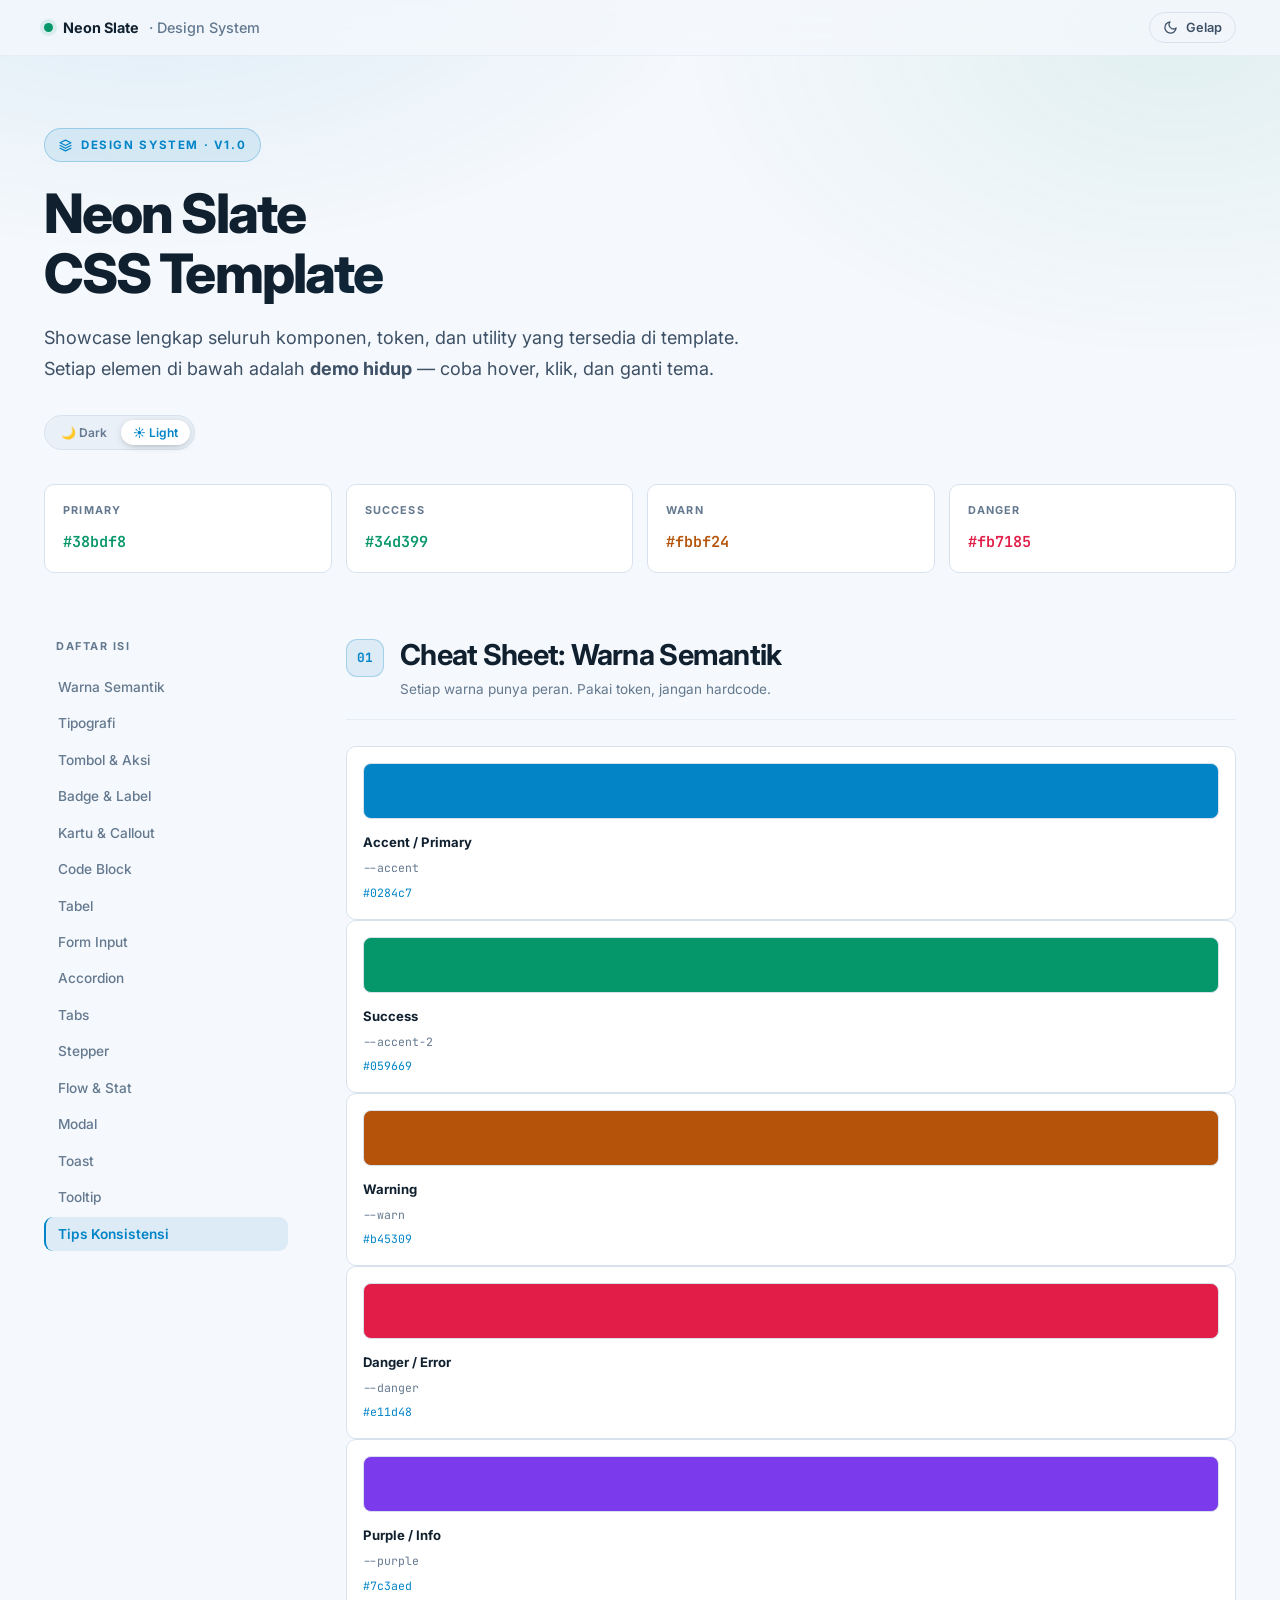
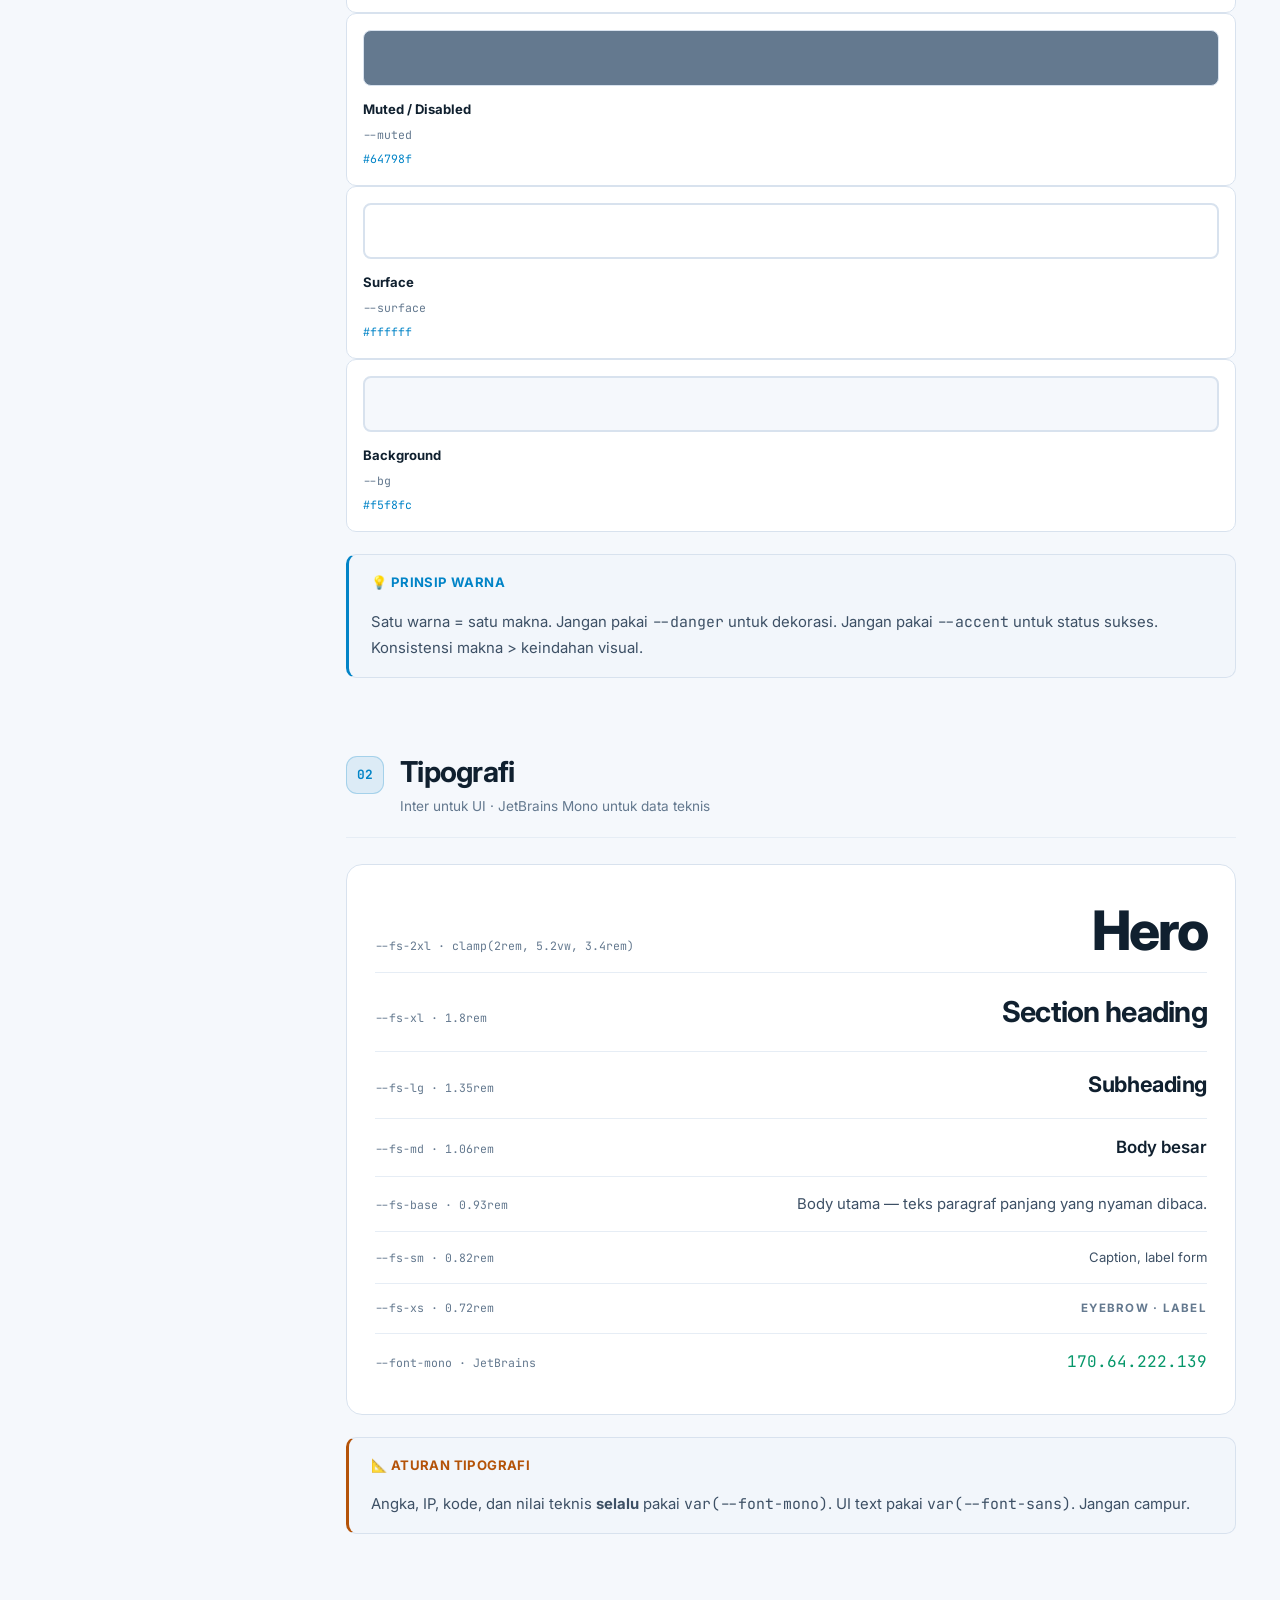
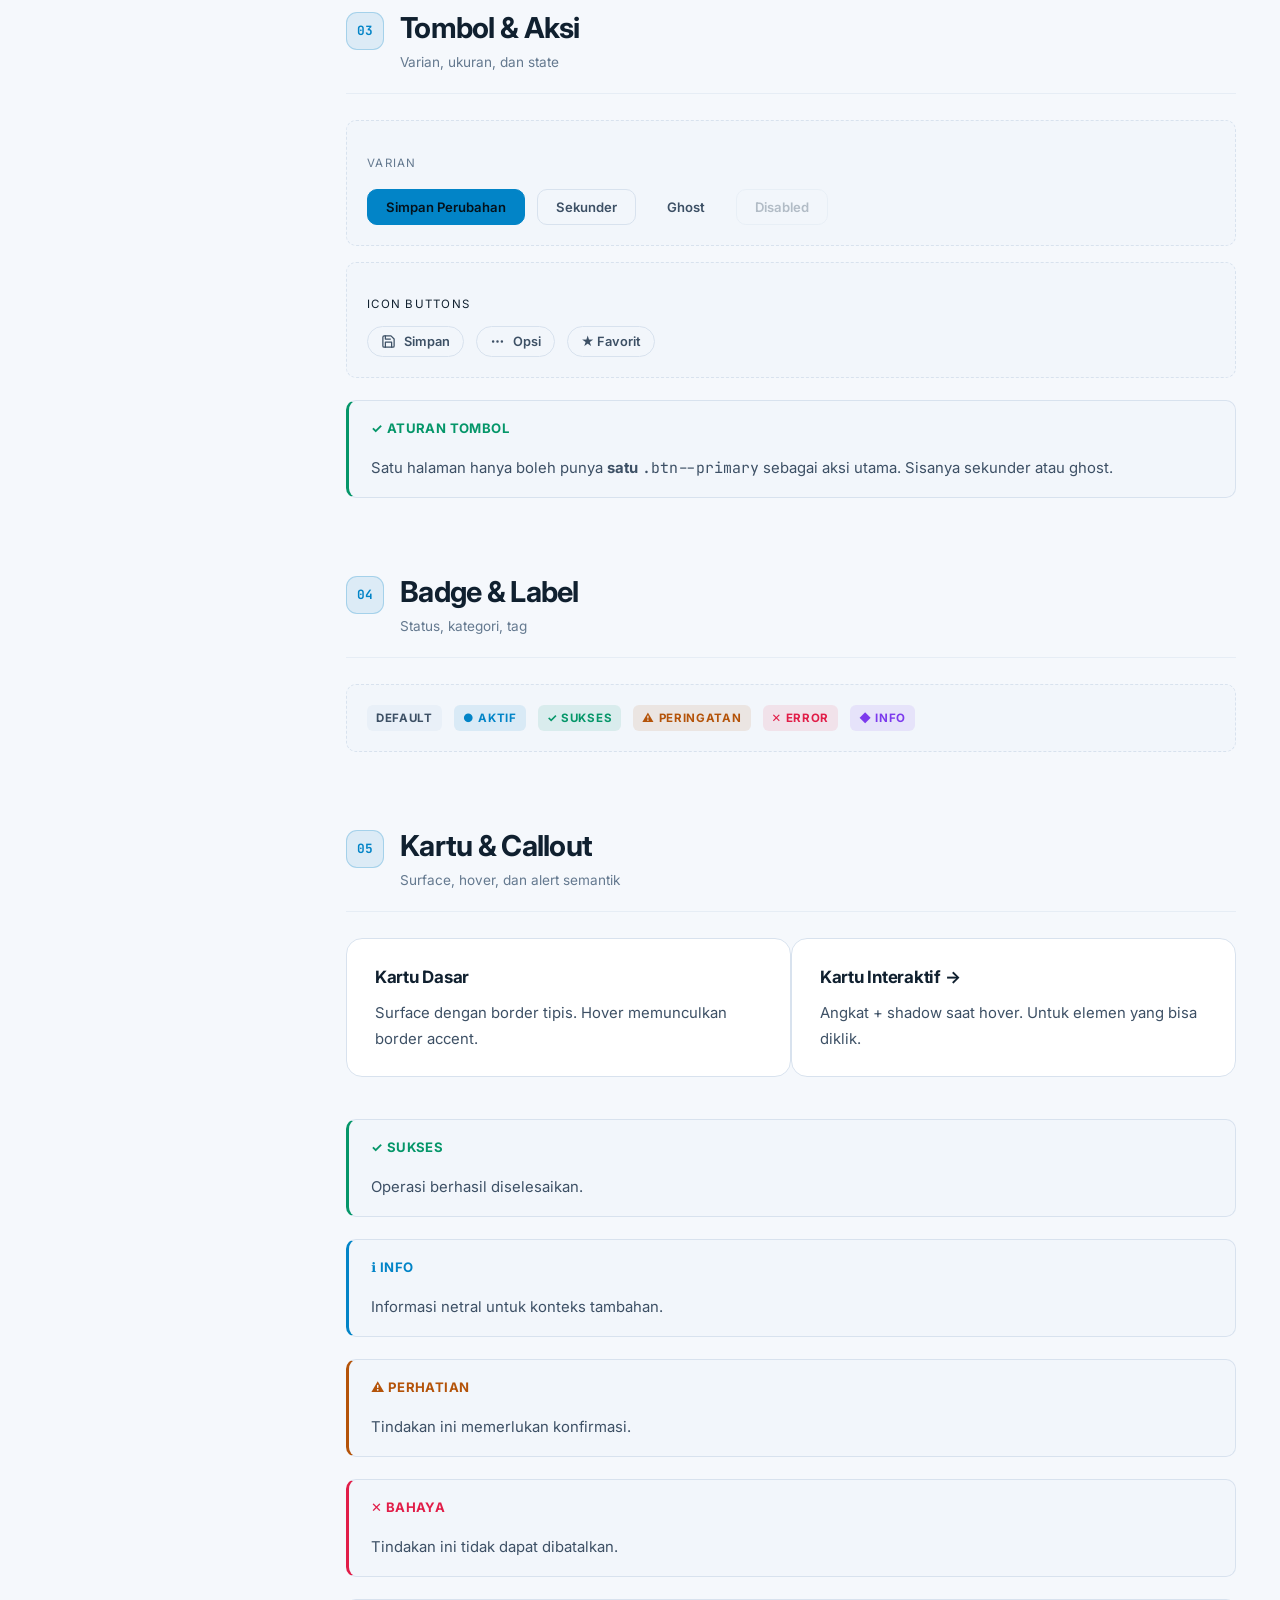
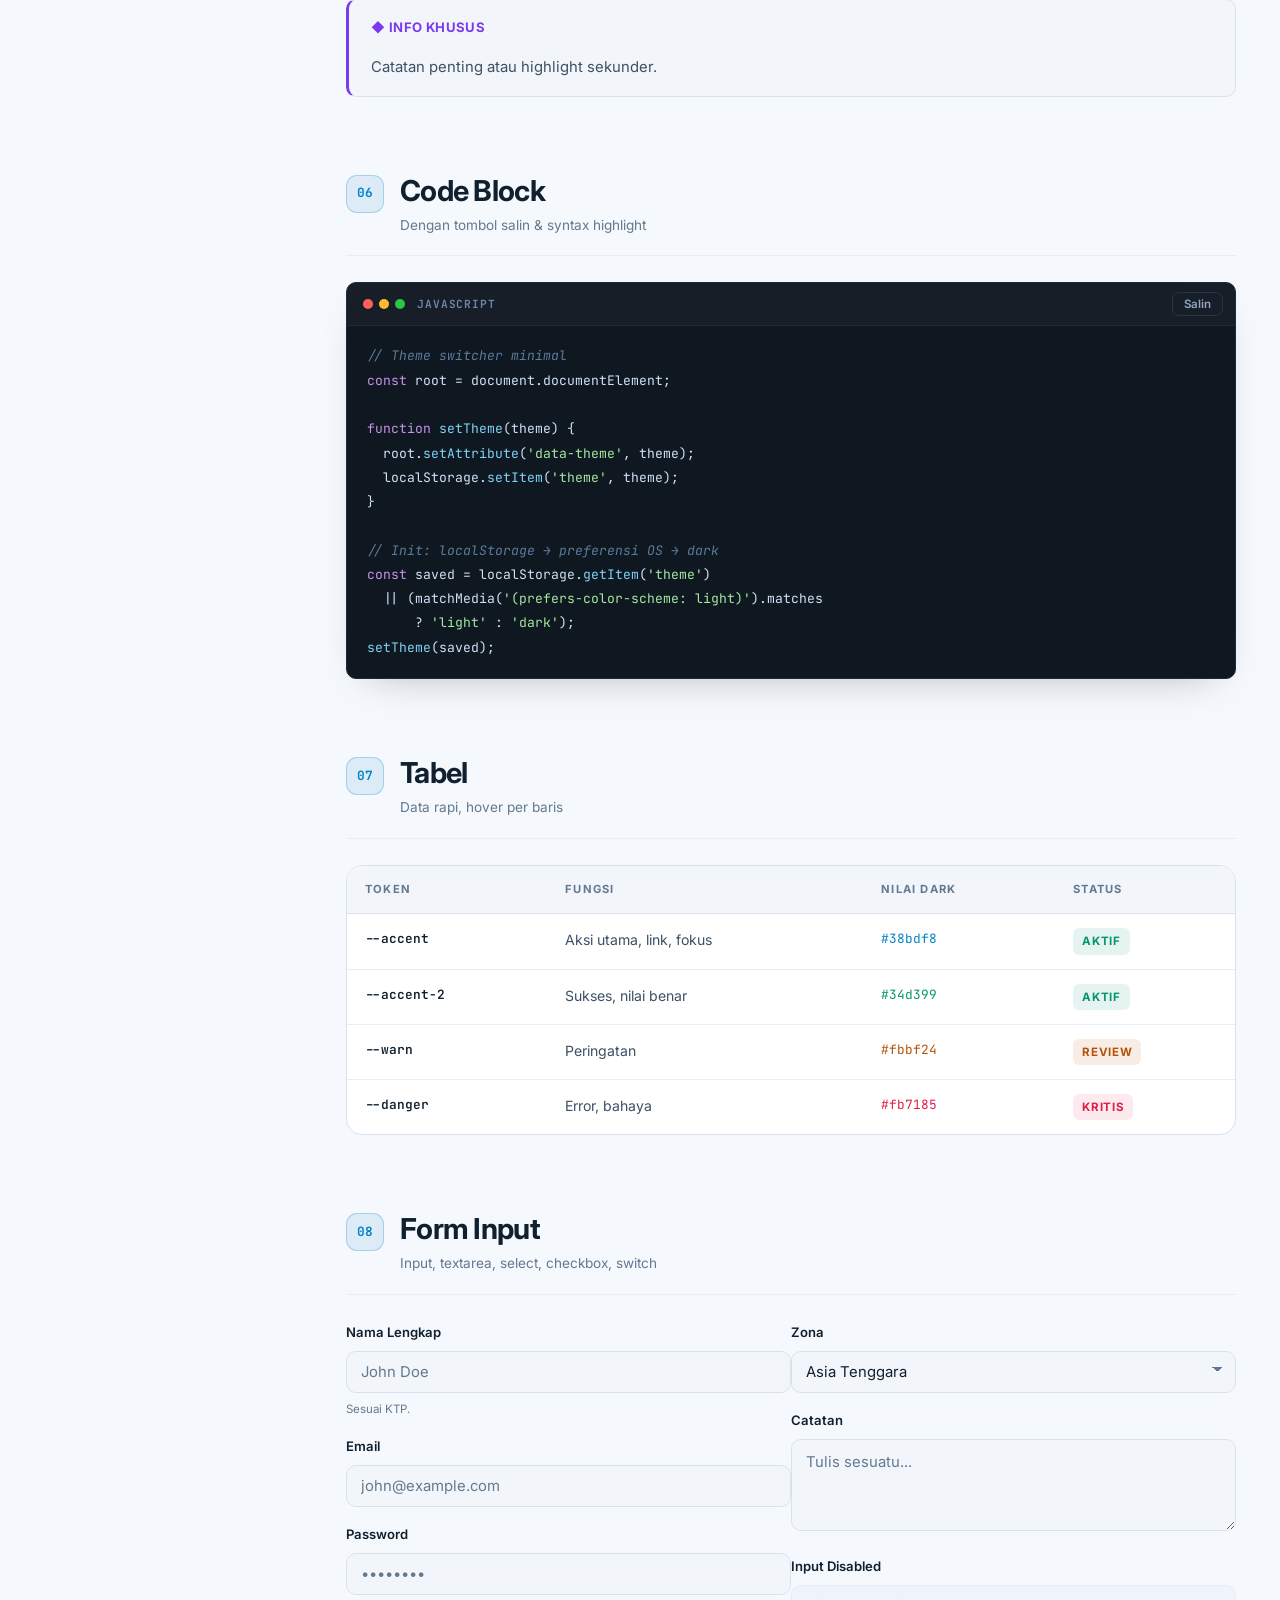
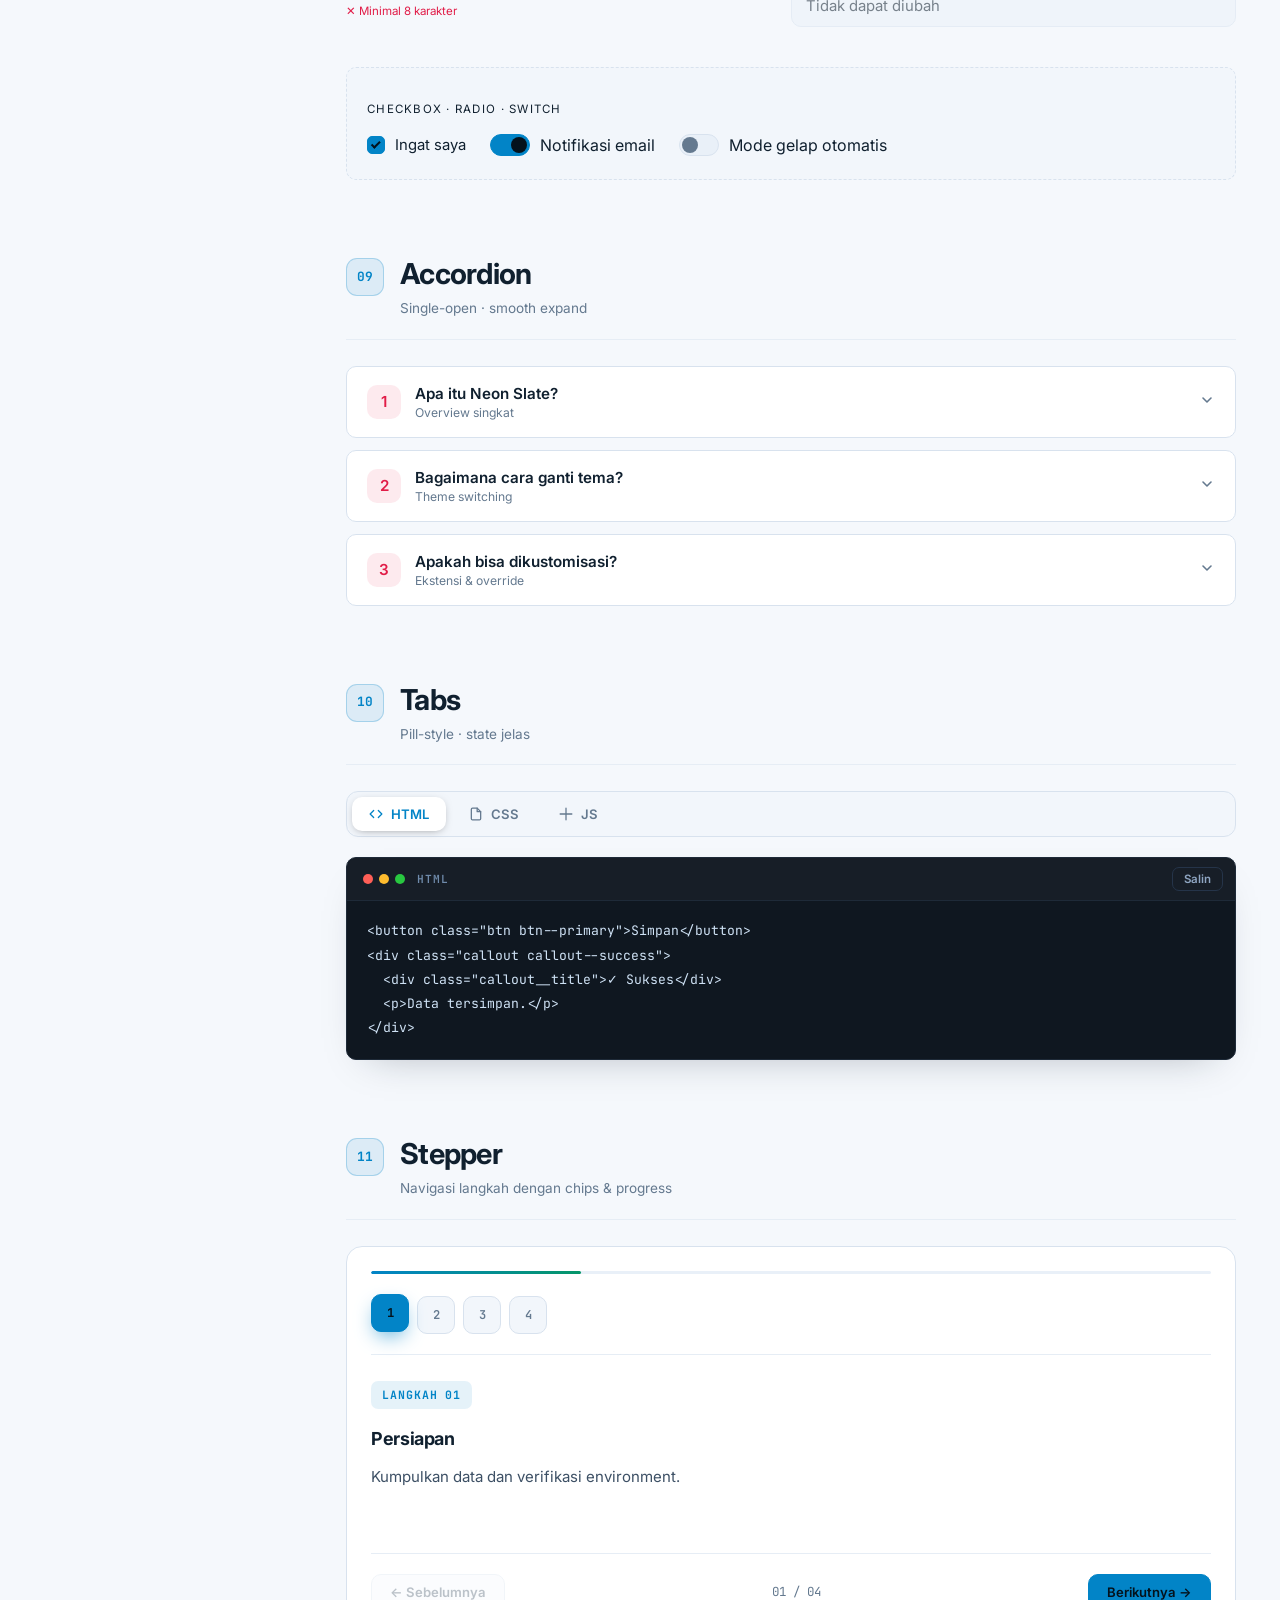
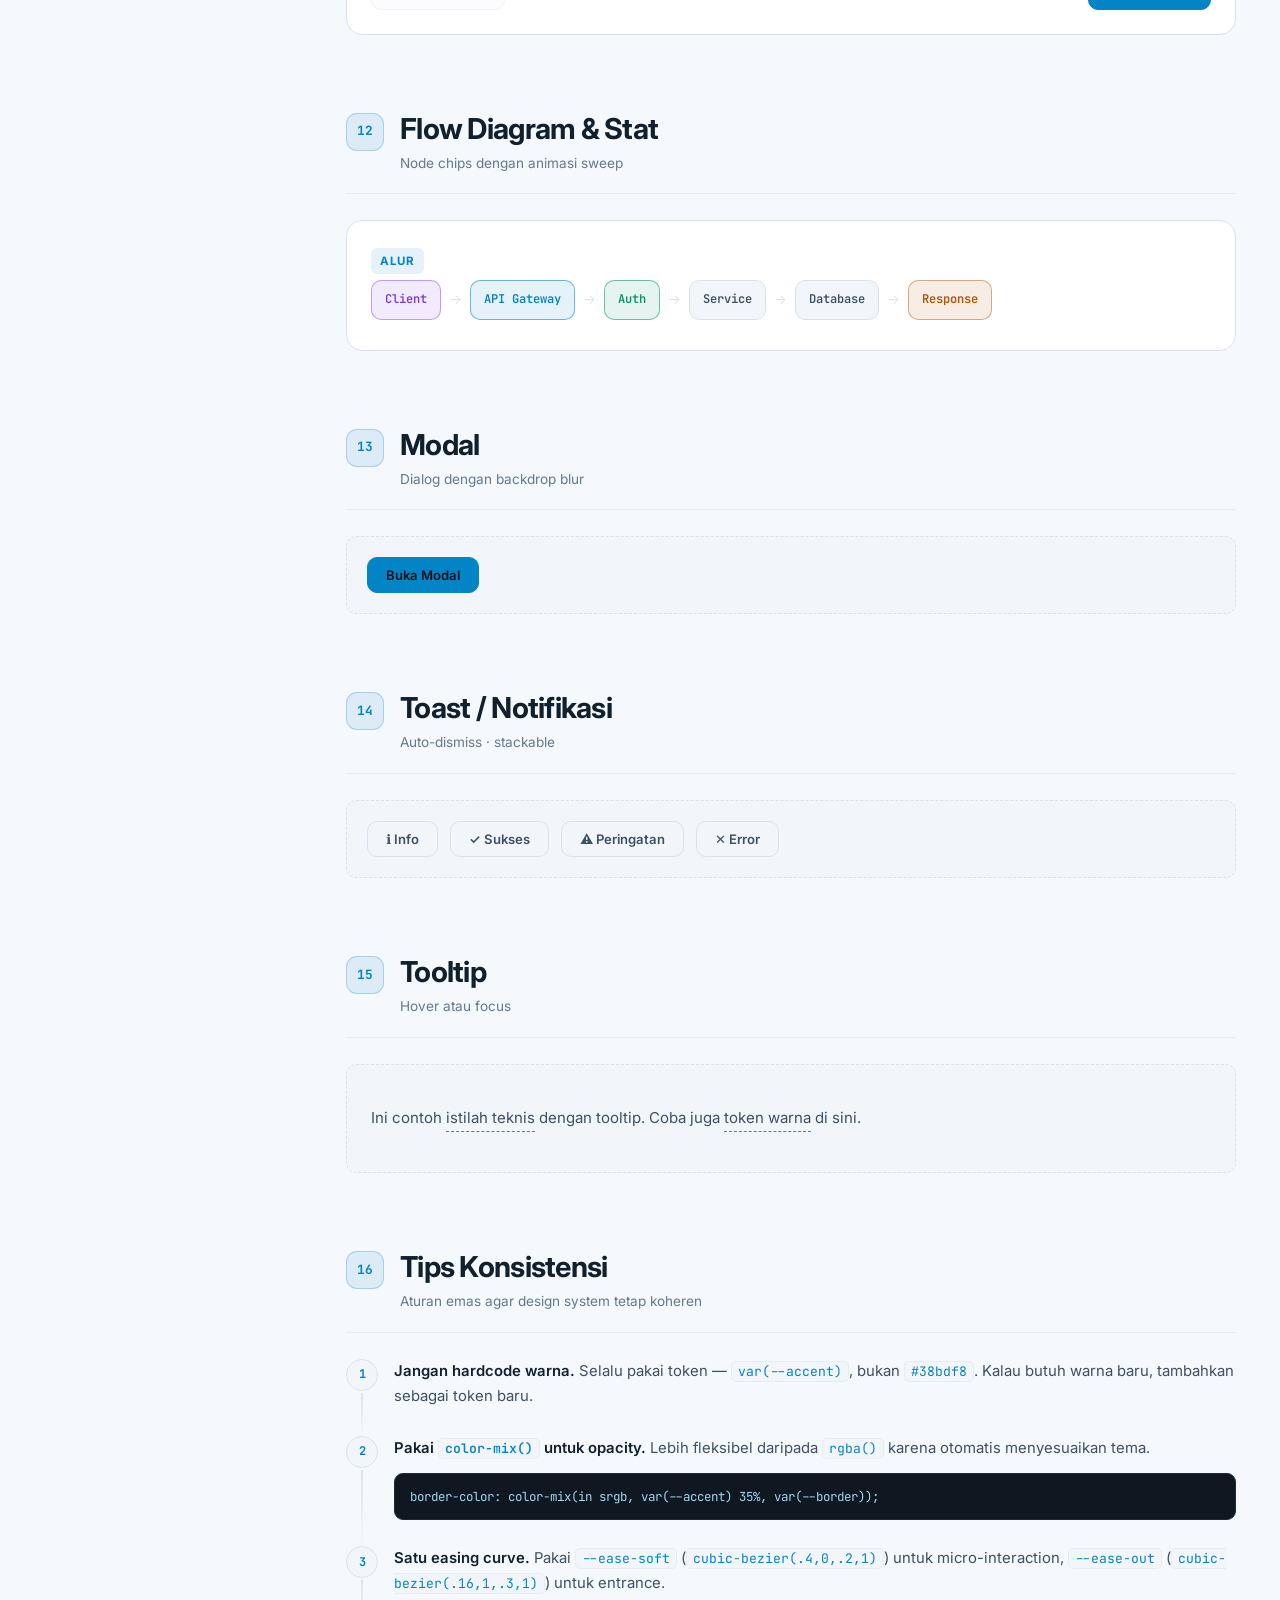
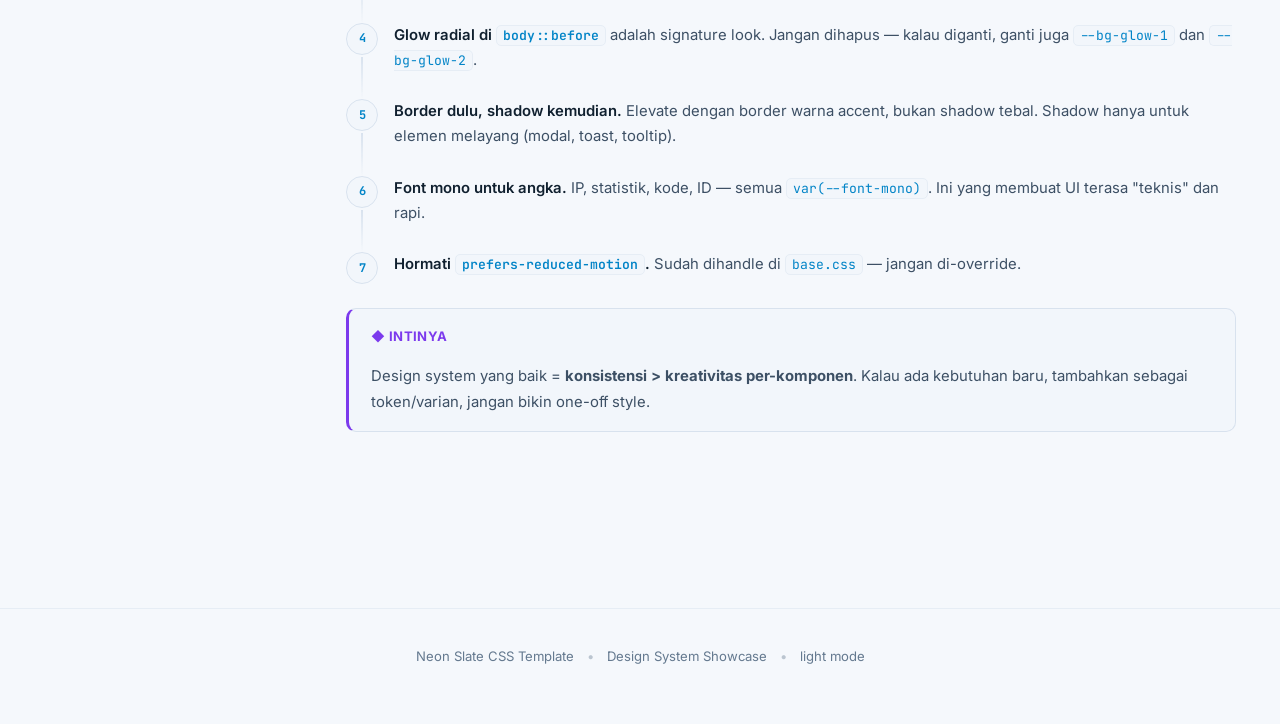
<file: Neon_Slate_CSS-id.html>
<!DOCTYPE html>
<html lang="id" data-theme="dark">
<head>
<meta charset="UTF-8">
<meta name="viewport" content="width=device-width, initial-scale=1.0">
<title>Neon Slate — Design System Showcase</title>
<link rel="shortcut icon" href="./assets/neon-slate-logo.svg" type="image/x-icon">

<link rel="preconnect" href="https://fonts.googleapis.com">
<link rel="preconnect" href="https://fonts.gstatic.com" crossorigin>
<link href="https://fonts.googleapis.com/css2?family=Inter:wght@400;500;600;700;800&family=JetBrains+Mono:wght@400;500;600&display=swap" rel="stylesheet">

<!-- === NEON SLATE CSS === -->
<link rel="stylesheet" href="css/tokens.css">
<link rel="stylesheet" href="css/base.css">
<link rel="stylesheet" href="css/components.css">
<link rel="stylesheet" href="css/utilities.css">

</head>
<body>

<!-- ===== PROGRESS ===== -->
<div class="progress-track"><div class="progress-fill" id="progress"></div></div>

<!-- ===== TOPBAR ===== -->
<div class="topbar">
  <div class="topbar__inner">
    <div class="brand">
      <span class="brand-dot"></span>
      Neon Slate <span class="muted" style="font-weight:500">· Design System</span>
    </div>
    <div style="flex:1"></div>
    <button class="icon-btn" id="themeToggle" aria-label="Ganti tema">
      <svg id="themeIcon" viewBox="0 0 24 24" fill="none" stroke="currentColor" stroke-width="2" stroke-linecap="round" stroke-linejoin="round">
        <circle cx="12" cy="12" r="4"></circle>
        <path d="M12 2v2M12 20v2M4.93 4.93l1.41 1.41M17.66 17.66l1.41 1.41M2 12h2M20 12h2M6.34 17.66l-1.41 1.41M19.07 4.93l-1.41 1.41"></path>
      </svg>
      <span id="themeLabel">Terang</span>
    </button>
  </div>
</div>

<!-- ===== HERO ===== -->
<header class="hero">
  <div class="hero__eyebrow">
    <svg width="13" height="13" viewBox="0 0 24 24" fill="none" stroke="currentColor" stroke-width="2.4" stroke-linecap="round" stroke-linejoin="round"><path d="M12 2L2 7l10 5 10-5-10-5z"></path><polyline points="2 17 12 22 22 17"></polyline><polyline points="2 12 12 17 22 12"></polyline></svg>
    Design System · v1.0
  </div>
  <h1>
    Neon Slate<br>CSS Template
  </h1>
  <p class="lede">
    Showcase lengkap seluruh komponen, token, dan utility yang tersedia di template.
    Setiap elemen di bawah adalah <strong>demo hidup</strong> — coba hover, klik, dan ganti tema.
  </p>

  <!-- Theme preview switch -->
  <div class="preview-toggle" role="group" aria-label="Preview tema">
    <button data-preview="dark" class="active">🌙 Dark</button>
    <button data-preview="light">☀️ Light</button>
  </div>

  <div class="stat-grid" style="margin-top:34px;">
    <div class="stat"><span class="stat__k">Primary</span><span class="stat__v">#38bdf8</span></div>
    <div class="stat"><span class="stat__k">Success</span><span class="stat__v">#34d399</span></div>
    <div class="stat"><span class="stat__k">Warn</span><span class="stat__v" style="color:var(--warn)">#fbbf24</span></div>
    <div class="stat"><span class="stat__k">Danger</span><span class="stat__v" style="color:var(--danger)">#fb7185</span></div>
  </div>
</header>

<!-- ===== LAYOUT ===== -->
<div class="layoutToc">

  <!-- ===== SIDEBAR TOC ===== -->
  <aside class="toc" id="toc">
    <p class="toc-title">Daftar Isi</p>
    <ol class="toc-list">
      <li><a href="#warna">Warna Semantik</a></li>
      <li><a href="#tipografi">Tipografi</a></li>
      <li><a href="#tombol">Tombol &amp; Aksi</a></li>
      <li><a href="#badge">Badge &amp; Label</a></li>
      <li><a href="#kartu">Kartu &amp; Callout</a></li>
      <li><a href="#code">Code Block</a></li>
      <li><a href="#tabel">Tabel</a></li>
      <li><a href="#form">Form Input</a></li>
      <li><a href="#accordion">Accordion</a></li>
      <li><a href="#tabs">Tabs</a></li>
      <li><a href="#stepper">Stepper</a></li>
      <li><a href="#flow">Flow &amp; Stat</a></li>
      <li><a href="#modal">Modal</a></li>
      <li><a href="#toast">Toast</a></li>
      <li><a href="#tooltip">Tooltip</a></li>
      <li><a href="#tips">Tips Konsistensi</a></li>
    </ol>
  </aside>

  <!-- ===== CONTENT ===== -->
  <main class="content">

    <!-- ====================================================
         1. WARNA SEMANTIK
         ==================================================== -->
    <section id="warna" class="section reveal">
      <div class="sec-head">
        <div class="sec-num">01</div>
        <div>
          <h2>Cheat Sheet: Warna Semantik</h2>
          <span class="sec-head__sub">Setiap warna punya peran. Pakai token, jangan hardcode.</span>
        </div>
      </div>

      <div class="grid-3">
        <div class="swatch">
          <div class="swatch__chip" style="background:var(--accent);"></div>
          <span class="swatch__name">Accent / Primary</span>
          <code class="swatch__token">--accent</code>
          <code class="swatch__value" id="sw-accent">#38bdf8</code>
        </div>

        <div class="swatch">
          <div class="swatch__chip" style="background:var(--accent-2);"></div>
          <span class="swatch__name">Success</span>
          <code class="swatch__token">--accent-2</code>
          <code class="swatch__value" id="sw-accent-2">#34d399</code>
        </div>

        <div class="swatch">
          <div class="swatch__chip" style="background:var(--warn);"></div>
          <span class="swatch__name">Warning</span>
          <code class="swatch__token">--warn</code>
          <code class="swatch__value" id="sw-warn">#fbbf24</code>
        </div>

        <div class="swatch">
          <div class="swatch__chip" style="background:var(--danger);"></div>
          <span class="swatch__name">Danger / Error</span>
          <code class="swatch__token">--danger</code>
          <code class="swatch__value" id="sw-danger">#fb7185</code>
        </div>

        <div class="swatch">
          <div class="swatch__chip" style="background:var(--purple);"></div>
          <span class="swatch__name">Purple / Info</span>
          <code class="swatch__token">--purple</code>
          <code class="swatch__value" id="sw-purple">#a78bfa</code>
        </div>

        <div class="swatch">
          <div class="swatch__chip" style="background:var(--muted);"></div>
          <span class="swatch__name">Muted / Disabled</span>
          <code class="swatch__token">--muted</code>
          <code class="swatch__value" id="sw-muted">#7d8fa8</code>
        </div>

        <div class="swatch">
          <div class="swatch__chip" style="background:var(--surface);border:2px solid var(--border);"></div>
          <span class="swatch__name">Surface</span>
          <code class="swatch__token">--surface</code>
          <code class="swatch__value" id="sw-surface">#0f1520</code>
        </div>

        <div class="swatch">
          <div class="swatch__chip" style="background:var(--bg);border:2px solid var(--border);"></div>
          <span class="swatch__name">Background</span>
          <code class="swatch__token">--bg</code>
          <code class="swatch__value" id="sw-bg">#080b12</code>
        </div>
      </div>

      <div class="callout" style="margin-top:22px;">
        <div class="callout__title">💡 Prinsip Warna</div>
        <p>Satu warna = satu makna. Jangan pakai <code class="mono">--danger</code> untuk dekorasi. Jangan pakai <code class="mono">--accent</code> untuk status sukses. Konsistensi makna &gt; keindahan visual.</p>
      </div>
    </section>

    <!-- ====================================================
         2. TIPOGRAFI
         ==================================================== -->
    <section id="tipografi" class="section reveal">
      <div class="sec-head">
        <div class="sec-num">02</div>
        <div>
          <h2>Tipografi</h2>
          <span class="sec-head__sub">Inter untuk UI · JetBrains Mono untuk data teknis</span>
        </div>
      </div>

      <div class="card">
        <div class="type-row"><span class="label">--fs-2xl · clamp(2rem, 5.2vw, 3.4rem)</span><span style="font-size:var(--fs-2xl);font-weight:800;letter-spacing:-.035em;line-height:1;">Hero</span></div>
        <div class="type-row"><span class="label">--fs-xl · 1.8rem</span><span style="font-size:var(--fs-xl);font-weight:700;letter-spacing:-.025em;">Section heading</span></div>
        <div class="type-row"><span class="label">--fs-lg · 1.35rem</span><span style="font-size:var(--fs-lg);font-weight:700;letter-spacing:-.02em;">Subheading</span></div>
        <div class="type-row"><span class="label">--fs-md · 1.06rem</span><span style="font-size:var(--fs-md);font-weight:600;">Body besar</span></div>
        <div class="type-row"><span class="label">--fs-base · 0.93rem</span><span style="font-size:var(--fs-base);color:var(--text-2);">Body utama — teks paragraf panjang yang nyaman dibaca.</span></div>
        <div class="type-row"><span class="label">--fs-sm · 0.82rem</span><span style="font-size:var(--fs-sm);color:var(--text-2);">Caption, label form</span></div>
        <div class="type-row"><span class="label">--fs-xs · 0.72rem</span><span style="font-size:var(--fs-xs);font-weight:700;letter-spacing:.11em;text-transform:uppercase;color:var(--muted);">Eyebrow · Label</span></div>
        <div class="type-row"><span class="label">--font-mono · JetBrains</span><span class="mono" style="font-size:1rem;color:var(--accent-2);">170.64.222.139</span></div>
      </div>

      <div class="callout callout--warn">
        <div class="callout__title">📐 Aturan Tipografi</div>
        <p>Angka, IP, kode, dan nilai teknis <strong>selalu</strong> pakai <code class="mono">var(--font-mono)</code>. UI text pakai <code class="mono">var(--font-sans)</code>. Jangan campur.</p>
      </div>
    </section>

    <!-- ====================================================
         3. TOMBOL
         ==================================================== -->
    <section id="tombol" class="section reveal">
      <div class="sec-head">
        <div class="sec-num">03</div>
        <div>
          <h2>Tombol &amp; Aksi</h2>
          <span class="sec-head__sub">Varian, ukuran, dan state</span>
        </div>
      </div>

      <div class="demo">
        <p class="muted text-xs uppercase mb-4">Varian</p>
        <div class="flex gap-3">
          <button class="btn btn--primary">Simpan Perubahan</button>
          <button class="btn">Sekunder</button>
          <button class="btn btn--ghost">Ghost</button>
          <button class="btn" disabled>Disabled</button>
        </div>
      </div>

      <div class="demo">
        <p class="text-xs uppercase">Icon buttons</p>
        <div class="flex gap-3">
          <button class="icon-btn">
            <svg viewBox="0 0 24 24" fill="none" stroke="currentColor" stroke-width="2" stroke-linecap="round" stroke-linejoin="round"><path d="M19 21H5a2 2 0 0 1-2-2V5a2 2 0 0 1 2-2h11l5 5v11a2 2 0 0 1-2 2z"></path><polyline points="17 21 17 13 7 13 7 21"></polyline><polyline points="7 3 7 8 15 8"></polyline></svg>
            Simpan
          </button>
          <button class="icon-btn">
            <svg viewBox="0 0 24 24" fill="none" stroke="currentColor" stroke-width="2" stroke-linecap="round" stroke-linejoin="round"><circle cx="12" cy="12" r="1"></circle><circle cx="19" cy="12" r="1"></circle><circle cx="5" cy="12" r="1"></circle></svg>
            Opsi
          </button>
          <button class="icon-btn">★ Favorit</button>
        </div>
      </div>

      <div class="callout callout--success">
        <div class="callout__title">✓ Aturan Tombol</div>
        <p>Satu halaman hanya boleh punya <strong>satu</strong> <code class="mono">.btn--primary</code> sebagai aksi utama. Sisanya sekunder atau ghost.</p>
      </div>
    </section>

    <!-- ====================================================
         4. BADGE
         ==================================================== -->
    <section id="badge" class="section reveal">
      <div class="sec-head">
        <div class="sec-num">04</div>
        <div>
          <h2>Badge &amp; Label</h2>
          <span class="sec-head__sub">Status, kategori, tag</span>
        </div>
      </div>

      <div class="demo flex gap-3">
        <span class="badge">Default</span>
        <span class="badge badge--accent">● Aktif</span>
        <span class="badge badge--success">✓ Sukses</span>
        <span class="badge badge--warn">⚠ Peringatan</span>
        <span class="badge badge--danger">✕ Error</span>
        <span class="badge badge--purple">◆ Info</span>
      </div>
    </section>

    <!-- ====================================================
         5. KARTU & CALLOUT
         ==================================================== -->
    <section id="kartu" class="section reveal">
      <div class="sec-head">
        <div class="sec-num">05</div>
        <div>
          <h2>Kartu &amp; Callout</h2>
          <span class="sec-head__sub">Surface, hover, dan alert semantik</span>
        </div>
      </div>

      <div class="grid grid-2">
        <div class="card">
          <h3 style="margin:0 0 8px;font-size:1.06rem;font-weight:700;letter-spacing:-.015em;">Kartu Dasar</h3>
          <p style="margin:0;color:var(--text-2);font-size:.93rem;">Surface dengan border tipis. Hover memunculkan border accent.</p>
        </div>
        <div class="card card--interactive">
          <h3 style="margin:0 0 8px;font-size:1.06rem;font-weight:700;letter-spacing:-.015em;">Kartu Interaktif →</h3>
          <p style="margin:0;color:var(--text-2);font-size:.93rem;">Angkat + shadow saat hover. Untuk elemen yang bisa diklik.</p>
        </div>
      </div>

      <div class="callout callout--success">
        <div class="callout__title">✓ Sukses</div>
        <p>Operasi berhasil diselesaikan.</p>
      </div>
      <div class="callout">
        <div class="callout__title">ℹ Info</div>
        <p>Informasi netral untuk konteks tambahan.</p>
      </div>
      <div class="callout callout--warn">
        <div class="callout__title">⚠ Perhatian</div>
        <p>Tindakan ini memerlukan konfirmasi.</p>
      </div>
      <div class="callout callout--danger">
        <div class="callout__title">✕ Bahaya</div>
        <p>Tindakan ini tidak dapat dibatalkan.</p>
      </div>
      <div class="callout callout--purple">
        <div class="callout__title">◆ Info Khusus</div>
        <p>Catatan penting atau highlight sekunder.</p>
      </div>
    </section>

    <!-- ====================================================
         6. CODE BLOCK
         ==================================================== -->
    <section id="code" class="section reveal">
      <div class="sec-head">
        <div class="sec-num">06</div>
        <div>
          <h2>Code Block</h2>
          <span class="sec-head__sub">Dengan tombol salin &amp; syntax highlight</span>
        </div>
      </div>

      <div class="code-block">
        <div class="code-block__head">
          <span class="code-block__dots"><i></i><i></i><i></i></span>
          <span class="code-block__lang">javascript</span>
          <span class="spacer"></span>
          <button class="copy-btn">Salin</button>
        </div>
        <pre><code><span class="tok-c">// Theme switcher minimal</span>
<span class="tok-k">const</span> root = document.documentElement;

<span class="tok-k">function</span> <span class="tok-p">setTheme</span>(theme) {
  root.<span class="tok-p">setAttribute</span>(<span class="tok-s">'data-theme'</span>, theme);
  localStorage.<span class="tok-p">setItem</span>(<span class="tok-s">'theme'</span>, theme);
}

<span class="tok-c">// Init: localStorage → preferensi OS → dark</span>
<span class="tok-k">const</span> saved = localStorage.<span class="tok-p">getItem</span>(<span class="tok-s">'theme'</span>)
  || (matchMedia(<span class="tok-s">'(prefers-color-scheme: light)'</span>).matches
      ? <span class="tok-s">'light'</span> : <span class="tok-s">'dark'</span>);
<span class="tok-p">setTheme</span>(saved);</code></pre>
      </div>
    </section>

    <!-- ====================================================
         7. TABEL
         ==================================================== -->
    <section id="tabel" class="section reveal">
      <div class="sec-head">
        <div class="sec-num">07</div>
        <div>
          <h2>Tabel</h2>
          <span class="sec-head__sub">Data rapi, hover per baris</span>
        </div>
      </div>

      <div class="table-wrap">
        <table class="table">
          <thead>
            <tr>
              <th>Token</th>
              <th>Fungsi</th>
              <th>Nilai Dark</th>
              <th>Status</th>
            </tr>
          </thead>
          <tbody>
            <tr>
              <td class="mono">--accent</td>
              <td>Aksi utama, link, fokus</td>
              <td class="mono" style="color:var(--accent)">#38bdf8</td>
              <td><span class="badge badge--success">Aktif</span></td>
            </tr>
            <tr>
              <td class="mono">--accent-2</td>
              <td>Sukses, nilai benar</td>
              <td class="mono" style="color:var(--accent-2)">#34d399</td>
              <td><span class="badge badge--success">Aktif</span></td>
            </tr>
            <tr>
              <td class="mono">--warn</td>
              <td>Peringatan</td>
              <td class="mono" style="color:var(--warn)">#fbbf24</td>
              <td><span class="badge badge--warn">Review</span></td>
            </tr>
            <tr>
              <td class="mono">--danger</td>
              <td>Error, bahaya</td>
              <td class="mono" style="color:var(--danger)">#fb7185</td>
              <td><span class="badge badge--danger">Kritis</span></td>
            </tr>
          </tbody>
        </table>
      </div>
    </section>

    <!-- ====================================================
         8. FORM INPUT
         ==================================================== -->
    <section id="form" class="section reveal">
      <div class="sec-head">
        <div class="sec-num">08</div>
        <div>
          <h2>Form Input</h2>
          <span class="sec-head__sub">Input, textarea, select, checkbox, switch</span>
        </div>
      </div>

      <div class="grid grid-2">
        <div>
          <div class="field">
            <label class="field__label" for="demo-name">Nama Lengkap</label>
            <input class="input" id="demo-name" type="text" placeholder="John Doe">
            <p class="field__hint">Sesuai KTP.</p>
          </div>
          <div class="field">
            <label class="field__label" for="demo-email">Email</label>
            <input class="input" id="demo-email" type="email" placeholder="john@example.com">
          </div>
          <div class="field">
            <label class="field__label" for="demo-pass">Password</label>
            <input class="input" id="demo-pass" type="password" placeholder="••••••••">
            <p class="field__error">✕ Minimal 8 karakter</p>
          </div>
        </div>
        <div>
          <div class="field">
            <label class="field__label" for="demo-select">Zona</label>
            <select class="select" id="demo-select">
              <option>Asia Tenggara</option>
              <option>Asia Timur</option>
              <option>Eropa</option>
              <option>Amerika</option>
            </select>
          </div>
          <div class="field">
            <label class="field__label" for="demo-textarea">Catatan</label>
            <textarea class="textarea" id="demo-textarea" placeholder="Tulis sesuatu..."></textarea>
          </div>
          <div class="field">
            <label class="field__label" for="demo-disabled">Input Disabled</label>
            <input class="input" id="demo-disabled" type="text" value="Tidak dapat diubah" disabled>
          </div>
        </div>
      </div>

      <div class="demo mt-6">
        <p class="text-xs uppercase">Checkbox · Radio · Switch</p>
        <div class="flex gap-6">
          <label class="check">
            <input type="checkbox" checked>
            <span class="check__box"></span>
            <span class="check__label">Ingat saya</span>
          </label>
          <label class="switch">
            <input type="checkbox" checked>
            <span class="switch__track"></span>
            <span>Notifikasi email</span>
          </label>
          <label class="switch">
            <input type="checkbox">
            <span class="switch__track"></span>
            <span>Mode gelap otomatis</span>
          </label>
        </div>
      </div>
    </section>

    <!-- ====================================================
         9. ACCORDION
         ==================================================== -->
    <section id="accordion" class="section reveal">
      <div class="sec-head">
        <div class="sec-num">09</div>
        <div>
          <h2>Accordion</h2>
          <span class="sec-head__sub">Single-open · smooth expand</span>
        </div>
      </div>

      <div class="acc">
        <div class="acc-item">
          <button class="acc-head">
            <span class="acc-icon">1</span>
            <span class="acc-title">Apa itu Neon Slate?<small>Overview singkat</small></span>
            <span class="acc-chev"><svg width="16" height="16" viewBox="0 0 24 24" fill="none" stroke="currentColor" stroke-width="2.4" stroke-linecap="round" stroke-linejoin="round"><polyline points="6 9 12 15 18 9"></polyline></svg></span>
          </button>
          <div class="acc-body">
            <div class="acc-body__inner"><p>Design system minimal dengan token-driven CSS variables, dual theme, dan komponen yang saling terintegrasi. Fokus pada data-dense UI tanpa kehilangan estetika.</p></div>
          </div>
        </div>
        <div class="acc-item">
          <button class="acc-head">
            <span class="acc-icon">2</span>
            <span class="acc-title">Bagaimana cara ganti tema?<small>Theme switching</small></span>
            <span class="acc-chev"><svg width="16" height="16" viewBox="0 0 24 24" fill="none" stroke="currentColor" stroke-width="2.4" stroke-linecap="round" stroke-linejoin="round"><polyline points="6 9 12 15 18 9"></polyline></svg></span>
          </button>
          <div class="acc-body">
            <div class="acc-body__inner"><p>Cukup ubah atribut <code class="mono">data-theme</code> pada <code class="mono">&lt;html&gt;</code>. Semua token warna otomatis berganti karena didefinisikan ulang di selector <code class="mono">[data-theme="light"]</code>.</p></div>
          </div>
        </div>
        <div class="acc-item">
          <button class="acc-head">
            <span class="acc-icon">3</span>
            <span class="acc-title">Apakah bisa dikustomisasi?<small>Ekstensi &amp; override</small></span>
            <span class="acc-chev"><svg width="16" height="16" viewBox="0 0 24 24" fill="none" stroke="currentColor" stroke-width="2.4" stroke-linecap="round" stroke-linejoin="round"><polyline points="6 9 12 15 18 9"></polyline></svg></span>
          </button>
          <div class="acc-body">
            <div class="acc-body__inner"><p>Ya. Override token di <code class="mono">:root</code> setelah load <code class="mono">tokens.css</code>. Atau tambahkan <code class="mono">[data-theme="brand-x"]</code> untuk theme kustom.</p></div>
          </div>
        </div>
      </div>
    </section>

    <!-- ====================================================
         10. TABS
         ==================================================== -->
    <section id="tabs" class="section reveal">
      <div class="sec-head">
        <div class="sec-num">10</div>
        <div>
          <h2>Tabs</h2>
          <span class="sec-head__sub">Pill-style · state jelas</span>
        </div>
      </div>

      <div class="tabs">
        <div class="tab-list" id="tabList">
          <button class="tab-btn active" data-tab="html">
            <svg width="14" height="14" viewBox="0 0 24 24" fill="none" stroke="currentColor" stroke-width="2.2" stroke-linecap="round" stroke-linejoin="round"><polyline points="16 18 22 12 16 6"></polyline><polyline points="8 6 2 12 8 18"></polyline></svg>
            HTML
          </button>
          <button class="tab-btn" data-tab="css">
            <svg width="14" height="14" viewBox="0 0 24 24" fill="none" stroke="currentColor" stroke-width="2.2" stroke-linecap="round" stroke-linejoin="round"><path d="M14 2H6a2 2 0 0 0-2 2v16a2 2 0 0 0 2 2h12a2 2 0 0 0 2-2V8z"></path><polyline points="14 2 14 8 20 8"></polyline></svg>
            CSS
          </button>
          <button class="tab-btn" data-tab="js">
            <svg width="14" height="14" viewBox="0 0 24 24" fill="none" stroke="currentColor" stroke-width="2.2" stroke-linecap="round" stroke-linejoin="round"><path d="M12 2v20M2 12h20"></path></svg>
            JS
          </button>
        </div>

        <div class="tab-panel active" data-panel="html">
          <div class="code-block">
            <div class="code-block__head">
              <span class="code-block__dots"><i></i><i></i><i></i></span>
              <span class="code-block__lang">html</span>
              <span class="spacer"></span>
              <button class="copy-btn">Salin</button>
            </div>
            <pre><code>&lt;button class="btn btn--primary"&gt;Simpan&lt;/button&gt;
&lt;div class="callout callout--success"&gt;
  &lt;div class="callout__title"&gt;✓ Sukses&lt;/div&gt;
  &lt;p&gt;Data tersimpan.&lt;/p&gt;
&lt;/div&gt;</code></pre>
          </div>
        </div>

        <div class="tab-panel" data-panel="css">
          <div class="code-block">
            <div class="code-block__head">
              <span class="code-block__dots"><i></i><i></i><i></i></span>
              <span class="code-block__lang">css</span>
              <span class="spacer"></span>
              <button class="copy-btn">Salin</button>
            </div>
            <pre><code><span class="tok-k">:root</span> {
  <span class="tok-p">--accent</span>: <span class="tok-n">#38bdf8</span>;
  <span class="tok-p">--accent-2</span>: <span class="tok-n">#34d399</span>;
}

<span class="tok-k">[data-theme="light"]</span> {
  <span class="tok-p">--accent</span>: <span class="tok-n">#0284c7</span>;
}</code></pre>
          </div>
        </div>

        <div class="tab-panel" data-panel="js">
          <div class="code-block">
            <div class="code-block__head">
              <span class="code-block__dots"><i></i><i></i><i></i></span>
              <span class="code-block__lang">javascript</span>
              <span class="spacer"></span>
              <button class="copy-btn">Salin</button>
            </div>
            <pre><code><span class="tok-k">const</span> theme = localStorage.<span class="tok-p">getItem</span>(<span class="tok-s">'theme'</span>) || <span class="tok-s">'dark'</span>;
document.documentElement.<span class="tok-p">setAttribute</span>(<span class="tok-s">'data-theme'</span>, theme);</code></pre>
          </div>
        </div>
      </div>
    </section>

    <!-- ====================================================
         11. STEPPER
         ==================================================== -->
    <section id="stepper" class="section reveal">
      <div class="sec-head">
        <div class="sec-num">11</div>
        <div>
          <h2>Stepper</h2>
          <span class="sec-head__sub">Navigasi langkah dengan chips &amp; progress</span>
        </div>
      </div>

      <div class="stepper" id="stepper">
        <div class="step-progress"><i id="stepBar"></i></div>
        <div class="chips" id="chips">
          <button class="chip active" data-step="0">1</button>
          <button class="chip" data-step="1">2</button>
          <button class="chip" data-step="2">3</button>
          <button class="chip" data-step="3">4</button>
        </div>
        <div class="step-panel">
          <div class="step active">
            <div class="step-label">Langkah 01</div>
            <h4>Persiapan</h4>
            <p>Kumpulkan data dan verifikasi environment.</p>
          </div>
          <div class="step">
            <div class="step-label">Langkah 02</div>
            <h4>Konfigurasi</h4>
            <p>Set up token dan struktur folder.</p>
          </div>
          <div class="step">
            <div class="step-label">Langkah 03</div>
            <h4>Implementasi</h4>
            <p>Bangun komponen dan test interaksi.</p>
          </div>
          <div class="step">
            <div class="step-label">Langkah 04</div>
            <h4>Deploy</h4>
            <p>Push ke production dan monitor.</p>
          </div>
        </div>
        <div class="step-footer">
          <button class="btn" id="prevBtn" disabled>← Sebelumnya</button>
          <span class="step-counter" id="counter">01 / 04</span>
          <button class="btn btn--primary" id="nextBtn">Berikutnya →</button>
        </div>
      </div>
    </section>

    <!-- ====================================================
         12. FLOW & STAT
         ==================================================== -->
    <section id="flow" class="section reveal">
      <div class="sec-head">
        <div class="sec-num">12</div>
        <div>
          <h2>Flow Diagram &amp; Stat</h2>
          <span class="sec-head__sub">Node chips dengan animasi sweep</span>
        </div>
      </div>

      <div class="flow-wrap">
        <div class="flow-caption">
          <span class="badge badge--accent">Alur</span>
        </div>
        <div class="flow-track">
          <span class="node node--purple">Client</span>
          <span class="arrow"></span>
          <span class="node node--accent">API Gateway</span>
          <span class="arrow"></span>
          <span class="node node--success">Auth</span>
          <span class="arrow"></span>
          <span class="node">Service</span>
          <span class="arrow"></span>
          <span class="node">Database</span>
          <span class="arrow"></span>
          <span class="node node--warn">Response</span>
        </div>
      </div>
    </section>

    <!-- ====================================================
         13. MODAL
         ==================================================== -->
    <section id="modal" class="section reveal">
      <div class="sec-head">
        <div class="sec-num">13</div>
        <div>
          <h2>Modal</h2>
          <span class="sec-head__sub">Dialog dengan backdrop blur</span>
        </div>
      </div>

      <div class="demo flex gap-3">
        <button class="btn btn--primary" data-modal-open="modalDemo">Buka Modal</button>
      </div>
    </section>

    <!-- ====================================================
         14. TOAST
         ==================================================== -->
    <section id="toast" class="section reveal">
      <div class="sec-head">
        <div class="sec-num">14</div>
        <div>
          <h2>Toast / Notifikasi</h2>
          <span class="sec-head__sub">Auto-dismiss · stackable</span>
        </div>
      </div>

      <div class="demo flex gap-3">
        <button class="btn" data-toast="default">ℹ Info</button>
        <button class="btn" data-toast="success">✓ Sukses</button>
        <button class="btn" data-toast="warn">⚠ Peringatan</button>
        <button class="btn" data-toast="danger">✕ Error</button>
      </div>
    </section>

    <!-- ====================================================
         15. TOOLTIP
         ==================================================== -->
    <section id="tooltip" class="section reveal">
      <div class="sec-head">
        <div class="sec-num">15</div>
        <div>
          <h2>Tooltip</h2>
          <span class="sec-head__sub">Hover atau focus</span>
        </div>
      </div>

      <div class="demo" style="padding:40px 24px;">
        <p style="margin:0;font-size:.94rem;color:var(--text-2);">
          Ini contoh <span class="tip" tabindex="0">istilah teknis<span class="tip__bubble">Penjelasan singkat istilah ini</span></span> dengan tooltip.
          Coba juga <span class="tip" tabindex="0">token warna<span class="tip__bubble">--accent · #38bdf8</span></span> di sini.
        </p>
      </div>
    </section>

    <!-- ====================================================
         16. TIPS KONSISTENSI
         ==================================================== -->
    <section id="tips" class="section reveal">
      <div class="sec-head">
        <div class="sec-num">16</div>
        <div>
          <h2>Tips Konsistensi</h2>
          <span class="sec-head__sub">Aturan emas agar design system tetap koheren</span>
        </div>
      </div>

      <div class="chain">
        <div class="chain-item">
          <div class="chain-num">1</div>
          <div class="chain-body">
            <b>Jangan hardcode warna.</b> Selalu pakai token — <code class="mono">var(--accent)</code>, bukan <code class="mono">#38bdf8</code>. Kalau butuh warna baru, tambahkan sebagai token baru.
          </div>
        </div>
        <div class="chain-item">
          <div class="chain-num">2</div>
          <div class="chain-body">
            <b>Pakai <code class="mono">color-mix()</code> untuk opacity.</b> Lebih fleksibel daripada <code class="mono">rgba()</code> karena otomatis menyesuaikan tema.
            <div class="mini-code">border-color: color-mix(in srgb, var(--accent) 35%, var(--border));</div>
          </div>
        </div>
        <div class="chain-item">
          <div class="chain-num">3</div>
          <div class="chain-body">
            <b>Satu easing curve.</b> Pakai <code class="mono">--ease-soft</code> (<code class="mono">cubic-bezier(.4,0,.2,1)</code>) untuk micro-interaction, <code class="mono">--ease-out</code> (<code class="mono">cubic-bezier(.16,1,.3,1)</code>) untuk entrance.
          </div>
        </div>
        <div class="chain-item">
          <div class="chain-num">4</div>
          <div class="chain-body">
            <b>Glow radial di <code class="mono">body::before</code></b> adalah signature look. Jangan dihapus — kalau diganti, ganti juga <code class="mono">--bg-glow-1</code> dan <code class="mono">--bg-glow-2</code>.
          </div>
        </div>
        <div class="chain-item">
          <div class="chain-num">5</div>
          <div class="chain-body">
            <b>Border dulu, shadow kemudian.</b> Elevate dengan border warna accent, bukan shadow tebal. Shadow hanya untuk elemen melayang (modal, toast, tooltip).
          </div>
        </div>
        <div class="chain-item">
          <div class="chain-num">6</div>
          <div class="chain-body">
            <b>Font mono untuk angka.</b> IP, statistik, kode, ID — semua <code class="mono">var(--font-mono)</code>. Ini yang membuat UI terasa "teknis" dan rapi.
          </div>
        </div>
        <div class="chain-item">
          <div class="chain-num">7</div>
          <div class="chain-body">
            <b>Hormati <code class="mono">prefers-reduced-motion</code>.</b> Sudah dihandle di <code class="mono">base.css</code> — jangan di-override.
          </div>
        </div>
      </div>

      <div class="callout callout--purple" style="margin-top:24px;">
        <div class="callout__title">◆ Intinya</div>
        <p>Design system yang baik = <strong>konsistensi &gt; kreativitas per-komponen</strong>. Kalau ada kebutuhan baru, tambahkan sebagai token/varian, jangan bikin one-off style.</p>
      </div>
    </section>

  </main>
</div>

<!-- ===== FOOTER ===== -->
<footer class="page-footer">
  <p>
    Neon Slate CSS Template
    <span class="dot-sep">•</span>
    Design System Showcase
    <span class="dot-sep">•</span>
    <span id="themeStatus">dark</span> mode
  </p>
</footer>

<!-- ===== BACK TO TOP ===== -->
<button class="to-top" id="toTop" aria-label="Kembali ke atas">
  <svg width="17" height="17" viewBox="0 0 24 24" fill="none" stroke="currentColor" stroke-width="2.4" stroke-linecap="round" stroke-linejoin="round">
    <line x1="12" y1="19" x2="12" y2="5"></line>
    <polyline points="5 12 12 5 19 12"></polyline>
  </svg>
</button>

<!-- ===== MODAL ===== -->
<div class="modal" id="modalDemo" role="dialog" aria-modal="true" aria-labelledby="modalTitle">
  <div class="modal__dialog">
    <div class="modal__header">
      <h3 class="modal__title" id="modalTitle">Konfirmasi Hapus</h3>
      <button class="modal__close" data-modal-close aria-label="Tutup">
        <svg width="16" height="16" viewBox="0 0 24 24" fill="none" stroke="currentColor" stroke-width="2.4" stroke-linecap="round" stroke-linejoin="round"><line x1="18" y1="6" x2="6" y2="18"></line><line x1="6" y1="6" x2="18" y2="18"></line></svg>
      </button>
    </div>
    <div class="modal__body">
      <p>Tindakan ini akan menghapus data secara permanen. Anda yakin ingin melanjutkan?</p>
    </div>
    <div class="modal__footer">
      <button class="btn" data-modal-close>Batal</button>
      <button class="btn btn--primary" data-modal-close data-toast="success">Ya, Hapus</button>
    </div>
  </div>
</div>

<!-- ===== TOAST CONTAINER ===== -->
<div class="toast-container" id="toastContainer"></div>

<script>
(function () {
  "use strict";

  /* ==========================================================
     1. THEME SWITCHER
     ========================================================== */
  var root = document.documentElement;
  var toggle = document.getElementById("themeToggle");
  var label = document.getElementById("themeLabel");
  var icon = document.getElementById("themeIcon");
  var status = document.getElementById("themeStatus");

  var SUN = '<circle cx="12" cy="12" r="4"></circle><path d="M12 2v2M12 20v2M4.93 4.93l1.41 1.41M17.66 17.66l1.41 1.41M2 12h2M20 12h2M6.34 17.66l-1.41 1.41M19.07 4.93l-1.41 1.41"></path>';
  var MOON = '<path d="M21 12.79A9 9 0 1 1 11.21 3 7 7 0 0 0 21 12.79z"></path>';

  var TOKEN_VALUES = {
    dark: {
      accent: "#38bdf8", accent2: "#34d399", warn: "#fbbf24",
      danger: "#fb7185", purple: "#a78bfa", muted: "#7d8fa8",
      surface: "#0f1520", bg: "#080b12"
    },
    light: {
      accent: "#0284c7", accent2: "#059669", warn: "#b45309",
      danger: "#e11d48", purple: "#7c3aed", muted: "#64798f",
      surface: "#ffffff", bg: "#f5f8fc"
    }
  };

  function updateSwatches(theme) {
    var v = TOKEN_VALUES[theme];
    if (!v) return;
    var map = {
      "sw-accent": v.accent, "sw-accent-2": v.accent2, "sw-warn": v.warn,
      "sw-danger": v.danger, "sw-purple": v.purple, "sw-muted": v.muted,
      "sw-surface": v.surface, "sw-bg": v.bg
    };
    Object.keys(map).forEach(function (id) {
      var el = document.getElementById(id);
      if (el) el.textContent = map[id];
    });
  }

  function applyTheme(theme) {
    root.setAttribute("data-theme", theme);
    if (status) status.textContent = theme;
    if (theme === "dark") {
      label.textContent = "Terang";
      icon.innerHTML = SUN;
    } else {
      label.textContent = "Gelap";
      icon.innerHTML = MOON;
    }
    updateSwatches(theme);
    document.querySelectorAll(".preview-toggle button").forEach(function (b) {
      b.classList.toggle("active", b.getAttribute("data-preview") === theme);
    });
  }

  var saved = null;
  try { saved = localStorage.getItem("neon-slate-theme"); } catch (e) {}
  if (!saved) {
    saved = window.matchMedia && window.matchMedia("(prefers-color-scheme: light)").matches
      ? "light" : "dark";
  }
  applyTheme(saved);

  toggle.addEventListener("click", function () {
    var next = root.getAttribute("data-theme") === "dark" ? "light" : "dark";
    applyTheme(next);
    try { localStorage.setItem("neon-slate-theme", next); } catch (e) {}
  });

  document.querySelectorAll(".preview-toggle button").forEach(function (btn) {
    btn.addEventListener("click", function () {
      var t = btn.getAttribute("data-preview");
      applyTheme(t);
      try { localStorage.setItem("neon-slate-theme", t); } catch (e) {}
    });
  });

  /* ==========================================================
     2. PROGRESS + BACK TO TOP
     ========================================================== */
  var fill = document.getElementById("progress");
  var toTop = document.getElementById("toTop");
  var ticking = false;

  function onScroll() {
    var h = document.documentElement;
    var max = h.scrollHeight - h.clientHeight;
    var pct = max > 0 ? (h.scrollTop || document.body.scrollTop) / max * 100 : 0;
    fill.style.width = pct + "%";
    if ((h.scrollTop || document.body.scrollTop) > 600) toTop.classList.add("show");
    else toTop.classList.remove("show");
    ticking = false;
  }
  window.addEventListener("scroll", function () {
    if (!ticking) { requestAnimationFrame(onScroll); ticking = true; }
  }, { passive: true });
  onScroll();

  toTop.addEventListener("click", function () {
    window.scrollTo({ top: 0, behavior: "smooth" });
  });

  /* ==========================================================
     3. REVEAL ON SCROLL
     ========================================================== */
  var reveals = document.querySelectorAll(".reveal");
  if ("IntersectionObserver" in window) {
    var ro = new IntersectionObserver(function (entries) {
      entries.forEach(function (e) {
        if (e.isIntersecting) { e.target.classList.add("visible"); ro.unobserve(e.target); }
      });
    }, { threshold: 0.06, rootMargin: "0px 0px -60px 0px" });
    reveals.forEach(function (el) { ro.observe(el); });
  } else {
    reveals.forEach(function (el) { el.classList.add("visible"); });
  }

  /* ==========================================================
     4. SCROLL SPY (TOC) — bersih tanpa inline styling
     ========================================================== */
  var tocLinks = Array.prototype.slice.call(document.querySelectorAll("#toc a"));
  var sections = tocLinks.map(function (a) {
    return document.querySelector(a.getAttribute("href"));
  }).filter(Boolean);

  function setActive(id) {
    tocLinks.forEach(function (a) {
      a.classList.toggle("active", a.getAttribute("href") === "#" + id);
    });
  }

  if ("IntersectionObserver" in window && sections.length) {
    var so = new IntersectionObserver(function (entries) {
      var vis = entries
        .filter(function (e) { return e.isIntersecting; })
        .sort(function (a, b) { return b.intersectionRatio - a.intersectionRatio; });
      if (vis.length) setActive(vis[0].target.id);
    }, { rootMargin: "-15% 0px -60% 0px", threshold: [0, 0.15, 0.4, 0.75] });
    sections.forEach(function (s) { so.observe(s); });
  }

  /* ==========================================================
     5. COPY BUTTONS
     ========================================================== */
  document.querySelectorAll(".code-block").forEach(function (block) {
    var btn = block.querySelector(".copy-btn");
    var code = block.querySelector("code");
    if (!btn || !code) return;
    btn.addEventListener("click", function () {
      var text = code.innerText;
      function done() {
        btn.textContent = "✓ Tersalin";
        btn.classList.add("copied");
        setTimeout(function () {
          btn.textContent = "Salin";
          btn.classList.remove("copied");
        }, 1600);
      }
      if (navigator.clipboard && navigator.clipboard.writeText) {
        navigator.clipboard.writeText(text).then(done).catch(function () { fallback(text, done); });
      } else {
        fallback(text, done);
      }
    });
  });

  function fallback(text, cb) {
    var ta = document.createElement("textarea");
    ta.value = text; ta.setAttribute("readonly", "");
    ta.style.position = "fixed"; ta.style.top = "-1000px";
    document.body.appendChild(ta); ta.select();
    try { document.execCommand("copy"); cb(); } catch (e) {}
    document.body.removeChild(ta);
  }

  /* ==========================================================
     6. STEPPER
     ========================================================== */
  var chips = Array.prototype.slice.call(document.querySelectorAll("#chips .chip"));
  var steps = Array.prototype.slice.call(document.querySelectorAll("#stepper .step"));
  var prevBtn = document.getElementById("prevBtn");
  var nextBtn = document.getElementById("nextBtn");
  var counter = document.getElementById("counter");
  var stepBar = document.getElementById("stepBar");
  var total = steps.length;
  var current = 0;

  function pad(n) { return n < 10 ? "0" + n : "" + n; }
  function goTo(i) {
    if (i < 0 || i >= total) return;
    current = i;
    steps.forEach(function (s, idx) { s.classList.toggle("active", idx === i); });
    chips.forEach(function (c, idx) {
      c.classList.toggle("active", idx === i);
      c.classList.toggle("done", idx < i);
    });
    counter.textContent = pad(i + 1) + " / " + pad(total);
    stepBar.style.width = ((i + 1) / total * 100) + "%";
    prevBtn.disabled = i === 0;
    nextBtn.disabled = i === total - 1;
  }
  chips.forEach(function (c) {
    c.addEventListener("click", function () { goTo(parseInt(c.getAttribute("data-step"), 10)); });
  });
  prevBtn.addEventListener("click", function () { goTo(current - 1); });
  nextBtn.addEventListener("click", function () { goTo(current + 1); });
  goTo(0);

  /* ==========================================================
     7. ACCORDION
     ========================================================== */
  document.querySelectorAll(".acc-item").forEach(function (item) {
    var head = item.querySelector(".acc-head");
    var body = item.querySelector(".acc-body");
    head.addEventListener("click", function () {
      var isOpen = item.classList.contains("open");
      document.querySelectorAll(".acc-item.open").forEach(function (other) {
        if (other !== item) {
          other.classList.remove("open");
          other.querySelector(".acc-body").style.maxHeight = null;
        }
      });
      if (isOpen) {
        item.classList.remove("open");
        body.style.maxHeight = null;
      } else {
        item.classList.add("open");
        body.style.maxHeight = body.scrollHeight + "px";
      }
    });
  });
  window.addEventListener("resize", function () {
    document.querySelectorAll(".acc-item.open .acc-body").forEach(function (b) {
      b.style.maxHeight = b.scrollHeight + "px";
    });
  });

  /* ==========================================================
     8. TABS
     ========================================================== */
  document.querySelectorAll(".tab-btn").forEach(function (btn) {
    btn.addEventListener("click", function () {
      var key = btn.getAttribute("data-tab");
      document.querySelectorAll(".tab-btn").forEach(function (b) {
        b.classList.toggle("active", b === btn);
      });
      document.querySelectorAll(".tab-panel").forEach(function (p) {
        p.classList.toggle("active", p.getAttribute("data-panel") === key);
      });
    });
  });

  /* ==========================================================
     9. MODAL
     ========================================================== */
  document.querySelectorAll("[data-modal-open]").forEach(function (btn) {
    btn.addEventListener("click", function () {
      var id = btn.getAttribute("data-modal-open");
      var m = document.getElementById(id);
      if (m) m.classList.add("open");
    });
  });
  document.querySelectorAll(".modal").forEach(function (m) {
    m.addEventListener("click", function (e) {
      if (e.target === m) m.classList.remove("open");
    });
    m.querySelectorAll("[data-modal-close]").forEach(function (b) {
      b.addEventListener("click", function () { m.classList.remove("open"); });
    });
  });
  document.addEventListener("keydown", function (e) {
    if (e.key === "Escape") {
      document.querySelectorAll(".modal.open").forEach(function (m) { m.classList.remove("open"); });
    }
  });

  /* ==========================================================
     10. TOAST
     ========================================================== */
  var toastBox = document.getElementById("toastContainer");
  var TOAST_PRESETS = {
    default: { icon: "i", cls: "",   title: "Info",       msg: "Ini notifikasi informasi." },
    success: { icon: "✓", cls: "toast--success", title: "Berhasil", msg: "Perubahan telah disimpan." },
    warn:    { icon: "!", cls: "toast--warn",    title: "Perhatian", msg: "Periksa kembali input Anda." },
    danger:  { icon: "✕", cls: "toast--danger",  title: "Error",     msg: "Terjadi kesalahan sistem." }
  };

  function showToast(type) {
    var p = TOAST_PRESETS[type] || TOAST_PRESETS.default;
    var el = document.createElement("div");
    el.className = "toast " + p.cls;
    el.innerHTML =
      '<span class="toast__icon">' + p.icon + '</span>' +
      '<div class="toast__body">' +
        '<div class="toast__title">' + p.title + '</div>' +
        '<div class="toast__msg">' + p.msg + '</div>' +
      '</div>';
    toastBox.appendChild(el);
    setTimeout(function () {
      el.classList.add("leaving");
      setTimeout(function () { el.remove(); }, 320);
    }, 3200);
  }

  document.querySelectorAll("[data-toast]").forEach(function (btn) {
    btn.addEventListener("click", function () {
      showToast(btn.getAttribute("data-toast"));
    });
  });

})();
</script>
</body>
</html>
</file>
<file: css/tokens.css>
/* ============================================================
   NEON SLATE — DESIGN TOKENS
   ============================================================ */
:root {
  /* ---------- TYPOGRAPHY ---------- */
  --font-sans: "Inter", ui-sans-serif, system-ui, -apple-system, "Segoe UI", Roboto, sans-serif;
  --font-mono: "JetBrains Mono", ui-monospace, SFMono-Regular, Menlo, Consolas, monospace;

  --fs-xs:   0.72rem;   /* label / eyebrow */
  --fs-sm:   0.82rem;   /* caption, chips */
  --fs-base: 0.93rem;   /* body utama */
  --fs-md:   1.06rem;   /* subheading */
  --fs-lg:   1.35rem;   /* h3 */
  --fs-xl:   1.8rem;    /* h2 */
  --fs-2xl:  clamp(2rem, 5.2vw, 3.4rem);  /* hero */

  --lh-tight: 1.25;
  --lh-base:  1.75;
  --ls-tight: -0.025em;
  --ls-wide:   0.11em;

  /* ---------- SPACING (8pt grid) ---------- */
  --sp-1: 4px;
  --sp-2: 8px;
  --sp-3: 12px;
  --sp-4: 16px;
  --sp-5: 20px;
  --sp-6: 24px;
  --sp-8: 32px;
  --sp-10: 40px;
  --sp-14: 56px;
  --sp-18: 72px;

  /* ---------- RADIUS ---------- */
  --r-sm: 8px;
  --r-md: 10px;
  --r-lg: 16px;
  --r-pill: 99px;

  /* ---------- SHADOWS ---------- */
  --shadow-sm: 0 2px 10px -4px rgba(0, 0, 0, .5);
  --shadow-md: 0 12px 34px -20px var(--accent);
  --shadow-lg: 0 18px 50px -22px rgba(0, 0, 0, .85);

  /* ---------- TRANSITIONS ---------- */
  --ease-out: cubic-bezier(0.16, 1, 0.3, 1);
  --ease-soft: cubic-bezier(0.4, 0, 0.2, 1);
  --dur-fast: 0.2s;
  --dur-mid:  0.3s;
  --dur-slow: 0.38s;

  /* ---------- LAYOUT ---------- */
  --container: 1240px;
  --sidebar: 250px;
  --topbar-h: 60px;
}

/* ---------- THEME: DARK (default) ---------- */
:root,
[data-theme="dark"] {
  --bg:            #080b12;
  --bg-glow-1:     rgba(56, 189, 248, .10);
  --bg-glow-2:     rgba(52, 211, 153, .08);

  --surface:       #0f1520;
  --surface-2:     #141c2a;
  --surface-3:     #1a2434;

  --border:        #1f2b3d;
  --border-soft:   #17202e;

  --text:          #e7eef8;
  --text-2:        #b6c4d6;
  --muted:         #7d8fa8;

  --accent:        #38bdf8;    /* cyan  */
  --accent-soft:   rgba(56, 189, 248, .13);
  --accent-2:      #34d399;    /* emerald */
  --accent-2-soft: rgba(52, 211, 153, .13);
  --warn:          #fbbf24;
  --warn-soft:     rgba(251, 191, 36, .13);
  --danger:        #fb7185;
  --danger-soft:   rgba(251, 113, 133, .13);
  --purple:        #a78bfa;
  --purple-soft:   rgba(167, 139, 250, .13);

  --code-bg:       #0a0f18;
  --code-border:   #1c2739;
}

/* ---------- THEME: LIGHT ---------- */
[data-theme="light"] {
  --bg:            #f5f8fc;
  --bg-glow-1:     rgba(2, 132, 199, .10);
  --bg-glow-2:     rgba(5, 150, 105, .08);

  --surface:       #ffffff;
  --surface-2:     #f2f6fb;
  --surface-3:     #e9f0f8;

  --border:        #d8e2ee;
  --border-soft:   #e6edf5;

  --text:          #10202f;
  --text-2:        #3d5065;
  --muted:         #64798f;

  --accent:        #0284c7;
  --accent-soft:   rgba(2, 132, 199, .10);
  --accent-2:      #059669;
  --accent-2-soft: rgba(5, 150, 105, .10);
  --warn:          #b45309;
  --warn-soft:     rgba(180, 83, 9, .10);
  --danger:        #e11d48;
  --danger-soft:   rgba(225, 29, 72, .09);
  --purple:        #7c3aed;
  --purple-soft:   rgba(124, 58, 237, .10);

  --code-bg:       #0f1720;
  --code-border:   #1e2a38;
  --shadow-lg:     0 16px 40px -24px rgba(16, 32, 47, .35);
}
</file>
<file: css/base.css>
/* ============================================================
   NEON SLATE — BASE
   ============================================================ */
*, *::before, *::after { box-sizing: border-box; }

html {
  scroll-behavior: smooth;
  scroll-padding-top: 96px;
  -webkit-text-size-adjust: 100%;
}

body {
  margin: 0;
  font-family: var(--font-sans);
  background: var(--bg);
  color: var(--text);
  font-size: 16px;
  line-height: var(--lh-base);
  -webkit-font-smoothing: antialiased;
  overflow-x: hidden;
  transition: background var(--dur-mid) ease,
              color var(--dur-mid) ease;
}

/* Ambient glow layer — signature look */
body::before {
  content: "";
  position: fixed;
  inset: 0;
  pointer-events: none;
  z-index: 0;
  background:
    radial-gradient(900px 500px at 12% -8%, var(--bg-glow-1), transparent 65%),
    radial-gradient(800px 520px at 92% 4%, var(--bg-glow-2), transparent 62%);
}

::selection {
  background: var(--accent);
  color: #04121c;
}

/* Focus ring — konsisten di seluruh app */
:focus-visible {
  outline: 2px solid var(--accent);
  outline-offset: 2px;
  border-radius: var(--r-sm);
}

/* Custom scrollbar */
::-webkit-scrollbar { width: 10px; height: 10px; }
::-webkit-scrollbar-track { background: transparent; }
::-webkit-scrollbar-thumb {
  background: var(--border);
  border-radius: var(--r-pill);
  border: 2px solid var(--bg);
}
::-webkit-scrollbar-thumb:hover { background: var(--muted); }

/* Reduced motion */
@media (prefers-reduced-motion: reduce) {
  *, *::before, *::after {
    animation-duration: .01ms !important;
    transition-duration: .01ms !important;
    scroll-behavior: auto !important;
  }
}
</file>
<file: css/components.css>
/* ---------- CONTAINER ---------- */
.container {
  max-width: var(--container);
  margin: 0 auto;
  padding: 0 var(--sp-6);
}

/* ---------- SIDEBAR LAYOUT ---------- */
.layout {
  position: relative;
  z-index: 1;
  max-width: var(--container);
  margin: 0 auto;
  padding: var(--sp-6) var(--sp-6) 100px;
  display: grid;
  grid-template-columns: var(--sidebar) minmax(0, 1fr);
  gap: 52px;
  align-items: start;
}

@media (max-width: 980px) {
  .layout { grid-template-columns: 1fr; gap: 0; padding-top: var(--sp-2); }
}

/* ---------- BUTTON ---------- */
.btn {
  font-family: inherit;
  font-size: var(--fs-sm);
  font-weight: 600;
  padding: 9px 18px;
  border-radius: var(--r-md);
  cursor: pointer;
  border: 1px solid var(--border);
  background: var(--surface-2);
  color: var(--text-2);
  display: inline-flex;
  align-items: center;
  gap: var(--sp-2);
  transition: all var(--dur-fast) ease;
}
.btn:hover:not(:disabled) {
  border-color: var(--accent);
  color: var(--accent);
  transform: translateY(-1px);
}
.btn:active:not(:disabled) { transform: translateY(0); }
.btn:disabled { opacity: .35; cursor: not-allowed; }

.btn--primary {
  background: var(--accent);
  border-color: var(--accent);
  color: #04121c;
}
.btn--primary:hover:not(:disabled) {
  box-shadow: 0 10px 24px -10px var(--accent);
  color: #04121c;
}

.btn--ghost {
  background: transparent;
  border-color: transparent;
}
.btn--ghost:hover:not(:disabled) {
  background: var(--surface-2);
}

/* ---------- ICON BUTTON (pill) ---------- */
.icon-btn {
  display: inline-flex;
  align-items: center;
  gap: var(--sp-2);
  background: var(--surface-2);
  border: 1px solid var(--border);
  color: var(--text-2);
  font-family: inherit;
  font-size: .8rem;
  font-weight: 600;
  padding: 7px 13px;
  border-radius: var(--r-pill);
  cursor: pointer;
  transition: all var(--dur-fast) ease;
}
.icon-btn:hover {
  border-color: var(--accent);
  color: var(--accent);
  transform: translateY(-1px);
}
.icon-btn svg { width: 15px; height: 15px; }

.card {
  background: var(--surface);
  border: 1px solid var(--border);
  border-radius: var(--r-lg);
  padding: var(--sp-6) 28px;
  margin-bottom: var(--sp-5);
  transition: border-color var(--dur-mid) ease;
}
.card:hover {
  border-color: color-mix(in srgb, var(--accent) 35%, var(--border));
}

.card--interactive {
  cursor: pointer;
  transition: transform var(--dur-mid) var(--ease-soft),
              border-color var(--dur-mid) ease,
              box-shadow var(--dur-mid) ease;
}
.card--interactive:hover {
  transform: translateY(-3px);
  box-shadow: var(--shadow-lg);
}

.callout {
  position: relative;
  border-radius: var(--r-md);
  padding: 16px 20px 16px 22px;
  margin: 22px 0;
  background: var(--surface-2);
  border: 1px solid var(--border);
  border-left: 3px solid var(--accent);
  font-size: var(--fs-base);
  color: var(--text-2);
}
.callout__title {
  display: flex;
  align-items: center;
  gap: var(--sp-2);
  font-weight: 700;
  font-size: var(--fs-sm);
  letter-spacing: 0.03em;
  text-transform: uppercase;
  color: var(--accent);
  margin-bottom: 7px;
}
.callout p:last-child { margin-bottom: 0; }

.callout--success { border-left-color: var(--accent-2); }
.callout--success .callout__title { color: var(--accent-2); }

.callout--warn { border-left-color: var(--warn); }
.callout--warn .callout__title { color: var(--warn); }

.callout--danger { border-left-color: var(--danger); }
.callout--danger .callout__title { color: var(--danger); }

.callout--purple { border-left-color: var(--purple); }
.callout--purple .callout__title { color: var(--purple); }

.code-block {
  margin: 20px 0;
  border-radius: var(--r-md);
  overflow: hidden;
  border: 1px solid var(--code-border);
  background: var(--code-bg);
  box-shadow: var(--shadow-lg);
}
.code-block__head {
  display: flex;
  align-items: center;
  gap: var(--sp-3);
  padding: 9px 12px 9px 16px;
  background: rgba(255, 255, 255, .03);
  border-bottom: 1px solid var(--code-border);
}
.code-block__dots { display: flex; gap: 6px; flex: none; }
.code-block__dots i {
  width: 10px; height: 10px;
  border-radius: 50%;
  display: block;
}
.code-block__dots i:nth-child(1) { background: #ff5f57; }
.code-block__dots i:nth-child(2) { background: #febc2e; }
.code-block__dots i:nth-child(3) { background: #28c840; }

.code-block__lang {
  font-family: var(--font-mono);
  font-size: .7rem;
  font-weight: 600;
  letter-spacing: 0.08em;
  text-transform: uppercase;
  color: #6f8bab;
}
.code-block__head .spacer { flex: 1; }

.code-block pre {
  margin: 0;
  padding: 18px 20px;
  overflow-x: auto;
}
.code-block code {
  font-family: var(--font-mono);
  font-size: .82rem;
  line-height: 1.85;
  color: #cfe2f5;
  white-space: pre;
  display: block;
}

/* ---------- SYNTAX TOKENS ---------- */
.tok-c { color: #5c7a99; font-style: italic; }  /* comment */
.tok-k { color: #c792ea; }                       /* keyword */
.tok-s { color: #a5e8a1; }                       /* string  */
.tok-n { color: #f7b26a; }                       /* number  */
.tok-p { color: #7fd3f7; }                       /* property */

.copy-btn {
  font-family: var(--font-sans);
  font-size: .72rem;
  font-weight: 600;
  color: #8fa6c2;
  background: transparent;
  border: 1px solid #253449;
  border-radius: 7px;
  padding: 4px 11px;
  cursor: pointer;
  display: inline-flex;
  align-items: center;
  gap: 6px;
  transition: all var(--dur-fast) ease;
}
.copy-btn:hover {
  color: var(--accent);
  border-color: var(--accent);
  background: var(--accent-soft);
}
.copy-btn.copied {
  color: var(--accent-2);
  border-color: var(--accent-2);
  background: var(--accent-2-soft);
}

.table-wrap {
  overflow-x: auto;
  border-radius: var(--r-lg);
  border: 1px solid var(--border);
  background: var(--surface);
  margin: 22px 0;
}
.table {
  width: 100%;
  border-collapse: collapse;
  font-size: .88rem;
  min-width: 520px;
}
.table thead th {
  text-align: left;
  font-size: .7rem;
  font-weight: 700;
  letter-spacing: var(--ls-wide);
  text-transform: uppercase;
  color: var(--muted);
  padding: 14px 18px;
  background: var(--surface-2);
  border-bottom: 1px solid var(--border);
  white-space: nowrap;
}
.table tbody td {
  padding: 14px 18px;
  border-bottom: 1px solid var(--border-soft);
  color: var(--text-2);
  vertical-align: top;
}
.table tbody tr:last-child td { border-bottom: none; }
.table tbody tr { transition: background .18s ease; }
.table tbody tr:hover { background: var(--surface-2); }
.table tbody td:first-child { color: var(--text); font-weight: 600; white-space: nowrap; }
.table .mono { font-family: var(--font-mono); font-size: .8rem; }

.acc { margin: 22px 0; display: grid; gap: var(--sp-3); }

.acc-item {
  background: var(--surface);
  border: 1px solid var(--border);
  border-radius: var(--r-md);
  overflow: hidden;
  transition: border-color var(--dur-mid) ease,
              box-shadow var(--dur-mid) ease;
}
.acc-item.open {
  border-color: var(--accent);
  box-shadow: 0 12px 34px -20px var(--accent);
}

.acc-head {
  width: 100%;
  text-align: left;
  display: flex;
  align-items: center;
  gap: 14px;
  padding: 17px 20px;
  background: transparent;
  border: none;
  cursor: pointer;
  font-family: inherit;
  color: var(--text);
  font-size: .95rem;
  font-weight: 600;
  transition: background var(--dur-fast) ease;
}
.acc-head:hover { background: var(--surface-2); }

.acc-icon {
  width: 34px; height: 34px;
  flex: none;
  border-radius: var(--r-md);
  display: grid;
  place-items: center;
  background: var(--danger-soft);
  color: var(--danger);
}

.acc-title { flex: 1; }
.acc-title small {
  display: block;
  font-weight: 400;
  font-size: .76rem;
  color: var(--muted);
  margin-top: 2px;
}

.acc-chev {
  flex: none;
  color: var(--muted);
  transition: transform var(--dur-mid) var(--ease-soft);
}
.acc-item.open .acc-chev {
  transform: rotate(180deg);
  color: var(--accent);
}

.acc-body {
  max-height: 0;
  overflow: hidden;
  transition: max-height var(--dur-slow) var(--ease-soft);
}
.acc-body__inner {
  padding: 16px 20px 20px 68px;
  font-size: .9rem;
  color: var(--text-2);
  border-top: 1px solid var(--border-soft);
}

.tabs { margin: 24px 0; }

.tab-list {
  display: flex;
  gap: 6px;
  flex-wrap: wrap;
  padding: 5px;
  border-radius: 12px;
  background: var(--surface-2);
  border: 1px solid var(--border);
}
.tab-btn {
  font-family: inherit;
  font-size: var(--fs-sm);
  font-weight: 600;
  padding: 9px 17px;
  border-radius: var(--r-md);
  cursor: pointer;
  border: none;
  background: transparent;
  color: var(--muted);
  display: inline-flex;
  align-items: center;
  gap: var(--sp-2);
  transition: all var(--dur-fast) ease;
}
.tab-btn:hover { color: var(--text); }
.tab-btn.active {
  background: var(--surface);
  color: var(--accent);
  box-shadow: 0 2px 10px -4px rgba(0, 0, 0, .5);
}
.tab-panel { display: none; }
.tab-panel.active {
  display: block;
  animation: fadeUp var(--dur-mid) ease both;
}

.stepper {
  background: var(--surface);
  border: 1px solid var(--border);
  border-radius: var(--r-lg);
  padding: var(--sp-6);
  margin: 26px 0;
}

.chips {
  display: flex;
  flex-wrap: wrap;
  gap: var(--sp-2);
  margin-bottom: var(--sp-6);
  padding-bottom: var(--sp-5);
  border-bottom: 1px solid var(--border-soft);
}
.chip {
  font-family: var(--font-mono);
  font-size: .76rem;
  font-weight: 600;
  width: 38px; height: 38px;
  flex: none;
  display: grid;
  place-items: center;
  border-radius: var(--r-md);
  cursor: pointer;
  background: var(--surface-2);
  border: 1px solid var(--border);
  color: var(--muted);
  transition: all .22s var(--ease-soft);
}
.chip:hover {
  color: var(--text);
  border-color: var(--accent);
  transform: translateY(-2px);
}
.chip.active {
  background: var(--accent);
  border-color: var(--accent);
  color: #04121c;
  font-weight: 700;
  box-shadow: 0 8px 22px -8px var(--accent);
  transform: translateY(-2px);
}
.chip.done {
  color: var(--accent-2);
  border-color: color-mix(in srgb, var(--accent-2) 40%, transparent);
}

/* ---------- STEP CONTENT (WAJIB — saat ini hilang) ---------- */
.step {
  display: none;
}
.step.active {
  display: block;
  animation: fadeUp var(--dur-mid) ease both;
}

/* Label "Langkah 01" — ganti inline style di HTML */
.step-label {
  display: inline-flex;
  align-items: center;
  gap: 8px;
  font-family: var(--font-mono);
  font-size: .72rem;
  font-weight: 700;
  letter-spacing: .08em;
  text-transform: uppercase;
  color: var(--accent);
  background: var(--accent-soft);
  padding: 4px 11px;
  border-radius: 7px;
  margin-bottom: 14px;
}

/* Heading dalam step */
.step h4 {
  margin: 0 0 10px;
  font-size: 1.12rem;
  font-weight: 700;
  letter-spacing: -.02em;
}
.step p {
  margin: 0;
  color: var(--text-2);
  font-size: .94rem;
}

/* Panel container */
.step-panel {
  position: relative;
  min-height: 150px;
}

/* Footer stepper (tombol prev/next + counter) */
.step-footer {
  display: flex;
  align-items: center;
  gap: 12px;
  margin-top: 24px;
  padding-top: 20px;
  border-top: 1px solid var(--border-soft);
}
.step-counter {
  font-family: var(--font-mono);
  font-size: .78rem;
  color: var(--muted);
  margin: 0 auto;
}

/* Progress bar kecil di atas */
.step-progress {
  height: 3px;
  border-radius: 3px;
  background: var(--surface-3);
  margin-bottom: 22px;
  overflow: hidden;
}
.step-progress i {
  display: block;
  height: 100%;
  width: 0%;
  background: linear-gradient(90deg, var(--accent), var(--accent-2));
  border-radius: 3px;
  transition: width var(--dur-slow) var(--ease-soft);
}

.flow-wrap {
  background: var(--surface);
  border: 1px solid var(--border);
  border-radius: var(--r-lg);
  padding: var(--sp-6);
  margin: 24px 0;
  overflow: hidden;
}
.flow-track {
  position: relative;
  display: flex;
  align-items: center;
  flex-wrap: wrap;
  gap: var(--sp-2);
  padding: 6px 0;
}

/* Animasi sweep — signature */
.flow-track::after {
  content: "";
  position: absolute;
  top: 0; bottom: 0;
  left: -30%;
  width: 26%;
  background: linear-gradient(90deg, transparent, var(--accent-soft), transparent);
  animation: sweep 3.6s linear infinite;
  pointer-events: none;
}
@keyframes sweep {
  0%   { left: -32%; }
  100% { left: 104%; }
}

.node {
  position: relative;
  z-index: 1;
  font-family: var(--font-mono);
  font-size: .755rem;
  font-weight: 600;
  white-space: nowrap;
  padding: 8px 13px;
  border-radius: var(--r-md);
  background: var(--surface-2);
  border: 1px solid var(--border);
  color: var(--text-2);
  transition: all var(--dur-mid) ease;
}
.node:hover {
  transform: translateY(-2px);
  border-color: var(--accent);
  color: var(--accent);
}
.node--accent  { border-color: color-mix(in srgb, var(--accent)  55%, transparent); color: var(--accent);   background: var(--accent-soft); }
.node--success { border-color: color-mix(in srgb, var(--accent-2)55%, transparent); color: var(--accent-2); background: var(--accent-2-soft); }
.node--warn    { border-color: color-mix(in srgb, var(--warn)    45%, transparent); color: var(--warn);     background: var(--warn-soft); }
.node--purple  { border-color: color-mix(in srgb, var(--purple)  45%, transparent); color: var(--purple);   background: var(--purple-soft); }

.arrow { color: var(--border); font-size: .85rem; flex: none; user-select: none; }
.arrow::after { content: "→"; }

/* ---------- STAT GRID ---------- */
.stat-grid {
  display: grid;
  gap: 14px;
  grid-template-columns: repeat(auto-fit, minmax(190px, 1fr));
}
.stat {
  background: var(--surface);
  border: 1px solid var(--border);
  border-radius: var(--r-md);
  padding: 16px 18px;
  transition: transform var(--dur-mid) ease,
              border-color var(--dur-mid) ease,
              box-shadow var(--dur-mid) ease;
}
.stat:hover {
  transform: translateY(-3px);
  border-color: var(--accent);
  box-shadow: var(--shadow-lg);
}
.stat__k {
  font-size: .68rem;
  font-weight: 700;
  letter-spacing: var(--ls-wide);
  text-transform: uppercase;
  color: var(--muted);
  margin-bottom: 7px;
  display: block;
}
.stat__v {
  font-family: var(--font-mono);
  font-size: .95rem;
  font-weight: 600;
  color: var(--accent-2);
  word-break: break-all;
}

/* ---------- CHAIN (timeline vertikal) ---------- */
.chain {
  display: grid;
  gap: 0;
  margin: 24px 0;
}

.chain-item {
  position: relative;
  display: flex;
  gap: var(--sp-4);
  padding-bottom: 26px;
  min-width: 0;           /* ⬅️ kunci: izinkan shrink */
}

.chain-item:last-child { padding-bottom: 0; }

.chain-item::before {
  content: "";
  position: absolute;
  left: 15px;
  top: 34px;
  bottom: 0;
  width: 2px;
  background: linear-gradient(180deg, var(--border), transparent);
}
.chain-item:last-child::before { display: none; }

.chain-num {
  flex: none;
  width: 32px;
  height: 32px;
  border-radius: 50%;
  display: grid;
  place-items: center;
  font-family: var(--font-mono);
  font-size: .75rem;
  font-weight: 700;
  background: var(--surface-2);
  border: 1px solid var(--border);
  color: var(--accent);
  position: relative;
  z-index: 1;
  transition: all var(--dur-mid) ease;
}

.chain-item:hover .chain-num {
  background: var(--accent);
  color: #04121c;
  border-color: var(--accent);
  box-shadow: 0 0 0 5px var(--accent-soft);
}

/* ⬇️⬇️⬇️ INI YANG HILANG ⬇️⬇️⬇️ */
.chain-body {
  flex: 1;
  min-width: 0;                 /* ⬅️ KUNCI: izinkan shrink di bawah content size */
  overflow-wrap: anywhere;      /* ⬅️ KUNCI: paksa teks panjang wrap */
  word-break: break-word;       /* ⬅️ fallback untuk browser lama */
  font-size: .93rem;
  color: var(--text-2);
  line-height: 1.7;
}

.chain-body b {
  color: var(--text);
  font-weight: 600;
}

/* Inline code di dalam chain-body */
.chain-body code {
  font-family: var(--font-mono);
  font-size: .82rem;
  background: var(--surface-2);
  border: 1px solid var(--border-soft);
  border-radius: 5px;
  padding: 1px 6px;
  color: var(--accent);
  overflow-wrap: anywhere;
  word-break: break-word;
}

/* Mini code block di dalam chain-body */
.chain-body .mini-code {
  font-family: var(--font-mono);
  font-size: .78rem;
  background: var(--code-bg);
  border: 1px solid var(--code-border);
  border-radius: 9px;
  padding: 12px 15px;
  color: #9fd8f5;
  line-height: 1.7;
  margin-top: 12px;
  white-space: pre;       /* tetap pre */
  overflow-x: auto;       /* scroll horizontal jika kepanjangan */
  max-width: 100%;        /* ⬅️ KUNCI: jangan melebihi parent */
  -webkit-overflow-scrolling: touch;  /* smooth scroll di iOS */
}

/* Scrollbar mini-code */
.chain-body .mini-code::-webkit-scrollbar { height: 6px; }
.chain-body .mini-code::-webkit-scrollbar-track {
  background: transparent;
}
.chain-body .mini-code::-webkit-scrollbar-thumb {
  background: #233247;
  border-radius: var(--r-pill);
}

/* ---------- PROGRESS BAR ---------- */
.progress-track {
  position: fixed;
  top: 0; left: 0; right: 0;
  height: 3px;
  background: transparent;
  z-index: 100;
}
.progress-fill {
  height: 100%;
  width: 0%;
  background: linear-gradient(90deg, var(--accent), var(--accent-2), var(--purple));
  box-shadow: 0 0 14px var(--accent);
  transition: width .08s linear;
}

/* ---------- TOPBAR ---------- */
.topbar {
  position: sticky;
  top: 0;
  z-index: 90;
  backdrop-filter: blur(14px) saturate(160%);
  -webkit-backdrop-filter: blur(14px) saturate(160%);
  background: color-mix(in srgb, var(--bg) 78%, transparent);
  border-bottom: 1px solid var(--border-soft);
}
.topbar__inner {
  max-width: var(--container);
  margin: 0 auto;
  padding: 12px var(--sp-6);
  display: flex;
  align-items: center;
  gap: var(--sp-4);
}

/* ---------- BACK TO TOP ---------- */
.to-top {
  position: fixed;
  right: 24px; bottom: 24px;
  z-index: 80;
  width: 44px; height: 44px;
  border-radius: 50%;
  display: grid;
  place-items: center;
  background: var(--surface);
  border: 1px solid var(--border);
  color: var(--text-2);
  cursor: pointer;
  opacity: 0;
  pointer-events: none;
  transform: translateY(12px);
  transition: all var(--dur-mid) var(--ease-soft);
  box-shadow: var(--shadow-lg);
}
.to-top.show {
  opacity: 1;
  pointer-events: auto;
  transform: none;
}
.to-top:hover {
  border-color: var(--accent);
  color: var(--accent);
  transform: translateY(-3px);
}

/* ---------- REVEAL ANIMATION ---------- */
.reveal {
  opacity: 0;
  transform: translateY(22px);
  transition: opacity .7s var(--ease-out),
              transform .7s var(--ease-out);
}
.reveal.visible { opacity: 1; transform: none; }

/* ---------- KEYFRAMES ---------- */
@keyframes fadeUp {
  from { opacity: 0; transform: translateY(10px); }
  to   { opacity: 1; transform: translateY(0); }
}
@keyframes pulse {
  0%, 100% { box-shadow: 0 0 0 4px var(--accent-2-soft); }
  50%      { box-shadow: 0 0 0 8px transparent; }
}

/* ---------- HELPERS ---------- */
.mono { font-family: var(--font-mono); }
.muted { color: var(--muted); }
.text-accent   { color: var(--accent); }
.text-success  { color: var(--accent-2); }
.text-warn     { color: var(--warn); }
.text-danger   { color: var(--danger); }
.sr-only {
  position: absolute;
  width: 1px; height: 1px;
  padding: 0; margin: -1px;
  overflow: hidden;
  clip: rect(0, 0, 0, 0);
  white-space: nowrap;
  border: 0;
}

/* ============================================================
   EXTENDED COMPONENTS — UPDATE components.css
   ============================================================ */

/* ---------- FORM INPUT ---------- */
.field { margin-bottom: var(--sp-4); }
.field__label {
  display: block;
  font-size: var(--fs-sm);
  font-weight: 600;
  color: var(--text);
  margin-bottom: 7px;
}
.field__hint { font-size: var(--fs-xs); color: var(--muted); margin-top: 6px; }
.field__error { font-size: var(--fs-xs); color: var(--danger); margin-top: 6px; }

.input,
.textarea,
.select {
  width: 100%;
  font-family: inherit;
  font-size: var(--fs-base);
  padding: 11px 14px;
  border-radius: var(--r-md);
  border: 1px solid var(--border);
  background: var(--surface-2);
  color: var(--text);
  transition: border-color var(--dur-fast) ease,
              box-shadow var(--dur-fast) ease,
              background var(--dur-fast) ease;
}
.input::placeholder,
.textarea::placeholder { color: var(--muted); }
.input:hover,
.textarea:hover,
.select:hover { border-color: color-mix(in srgb, var(--accent) 40%, var(--border)); }
.input:focus,
.textarea:focus,
.select:focus {
  outline: none;
  border-color: var(--accent);
  box-shadow: 0 0 0 4px var(--accent-soft);
  background: var(--surface);
}
.input:disabled,
.textarea:disabled,
.select:disabled {
  opacity: .55;
  cursor: not-allowed;
  background: var(--surface-3);
}
.textarea { resize: vertical; min-height: 92px; line-height: 1.6; }

.select {
  appearance: none;
  background-image:
    linear-gradient(45deg, transparent 50%, var(--muted) 50%),
    linear-gradient(135deg, var(--muted) 50%, transparent 50%);
  background-position:
    calc(100% - 18px) calc(50% - 2px),
    calc(100% - 13px) calc(50% - 2px);
  background-size: 5px 5px, 5px 5px;
  background-repeat: no-repeat;
  padding-right: 40px;
}

/* Checkbox + Radio */
.check {
  display: inline-flex;
  align-items: center;
  gap: 10px;
  cursor: pointer;
  font-size: var(--fs-base);
  color: var(--text-2);
  user-select: none;
}
.check input { position: absolute; opacity: 0; pointer-events: none; }
.check__box {
  width: 18px; height: 18px;
  border: 1.5px solid var(--border);
  border-radius: 5px;
  background: var(--surface-2);
  display: grid;
  place-items: center;
  transition: all var(--dur-fast) ease;
  flex: none;
}
.check input:checked + .check__box {
  background: var(--accent);
  border-color: var(--accent);
}
.check input:checked + .check__box::after {
  content: "";
  width: 9px; height: 5px;
  border-left: 2px solid #04121c;
  border-bottom: 2px solid #04121c;
  transform: rotate(-45deg) translateY(-1px);
}
.check input:focus-visible + .check__box {
  box-shadow: 0 0 0 4px var(--accent-soft);
}
.check input:checked ~ .check__label { color: var(--text); }

/* Switch */
.switch {
  display: inline-flex;
  align-items: center;
  gap: 10px;
  cursor: pointer;
  user-select: none;
}
.switch input { position: absolute; opacity: 0; pointer-events: none; }
.switch__track {
  width: 40px; height: 22px;
  border-radius: var(--r-pill);
  background: var(--surface-3);
  border: 1px solid var(--border);
  position: relative;
  transition: all var(--dur-mid) var(--ease-soft);
  flex: none;
}
.switch__track::after {
  content: "";
  position: absolute;
  top: 2px; left: 2px;
  width: 16px; height: 16px;
  border-radius: 50%;
  background: var(--muted);
  transition: all var(--dur-mid) var(--ease-soft);
}
.switch input:checked + .switch__track {
  background: var(--accent);
  border-color: var(--accent);
}
.switch input:checked + .switch__track::after {
  transform: translateX(18px);
  background: #04121c;
}
.switch input:focus-visible + .switch__track {
  box-shadow: 0 0 0 4px var(--accent-soft);
}

/* ---------- MODAL ---------- */
.modal {
  position: fixed;
  inset: 0;
  z-index: 200;
  display: grid;
  place-items: center;
  padding: var(--sp-4);
  background: color-mix(in srgb, var(--bg) 60%, transparent);
  backdrop-filter: blur(6px);
  -webkit-backdrop-filter: blur(6px);
  opacity: 0;
  pointer-events: none;
  transition: opacity var(--dur-mid) ease;
}
.modal.open { opacity: 1; pointer-events: auto; }

.modal__dialog {
  background: var(--surface);
  border: 1px solid var(--border);
  border-radius: var(--r-lg);
  max-width: 520px;
  width: 100%;
  max-height: calc(100vh - 60px);
  overflow-y: auto;
  box-shadow: var(--shadow-lg);
  transform: translateY(14px) scale(.97);
  transition: transform var(--dur-mid) var(--ease-out);
}
.modal.open .modal__dialog { transform: none; }

.modal__header {
  display: flex;
  align-items: flex-start;
  gap: var(--sp-4);
  padding: var(--sp-6) var(--sp-6) var(--sp-3);
}
.modal__title {
  font-size: 1.15rem;
  font-weight: 700;
  letter-spacing: var(--ls-tight);
  margin: 0;
  flex: 1;
}
.modal__close {
  width: 32px; height: 32px;
  border-radius: var(--r-md);
  background: transparent;
  border: 1px solid transparent;
  color: var(--muted);
  cursor: pointer;
  display: grid;
  place-items: center;
  transition: all var(--dur-fast) ease;
  flex: none;
}
.modal__close:hover {
  background: var(--surface-2);
  color: var(--danger);
  border-color: var(--border);
}
.modal__body { padding: 0 var(--sp-6) var(--sp-6); color: var(--text-2); font-size: var(--fs-base); }
.modal__footer {
  display: flex;
  gap: var(--sp-2);
  justify-content: flex-end;
  padding: var(--sp-4) var(--sp-6) var(--sp-6);
  border-top: 1px solid var(--border-soft);
  margin-top: var(--sp-4);
}

/* ---------- TOAST ---------- */
.toast-container {
  position: fixed;
  top: 20px; right: 20px;
  z-index: 300;
  display: grid;
  gap: var(--sp-2);
  pointer-events: none;
  max-width: 380px;
  width: calc(100% - 40px);
}
.toast {
  pointer-events: auto;
  display: flex;
  align-items: flex-start;
  gap: var(--sp-3);
  padding: 14px 16px;
  border-radius: var(--r-md);
  background: var(--surface);
  border: 1px solid var(--border);
  border-left: 3px solid var(--accent);
  box-shadow: var(--shadow-lg);
  animation: toastIn .35s var(--ease-out) both;
  font-size: var(--fs-base);
  color: var(--text-2);
}
.toast.leaving { animation: toastOut .3s ease forwards; }
@keyframes toastIn {
  from { opacity: 0; transform: translateX(20px); }
  to   { opacity: 1; transform: translateX(0); }
}
@keyframes toastOut {
  to { opacity: 0; transform: translateX(20px); }
}
.toast__icon {
  width: 22px; height: 22px;
  flex: none;
  display: grid;
  place-items: center;
  border-radius: 6px;
  background: var(--accent-soft);
  color: var(--accent);
  font-weight: 700;
  font-size: .8rem;
}
.toast__body { flex: 1; }
.toast__title { color: var(--text); font-weight: 600; font-size: .9rem; margin-bottom: 2px; }
.toast__msg { font-size: .82rem; color: var(--text-2); }
.toast--success { border-left-color: var(--accent-2); }
.toast--success .toast__icon { background: var(--accent-2-soft); color: var(--accent-2); }
.toast--warn { border-left-color: var(--warn); }
.toast--warn .toast__icon { background: var(--warn-soft); color: var(--warn); }
.toast--danger { border-left-color: var(--danger); }
.toast--danger .toast__icon { background: var(--danger-soft); color: var(--danger); }

/* ---------- TOOLTIP ---------- */
.tip {
  position: relative;
  display: inline-block;
  border-bottom: 1px dashed var(--muted);
  cursor: help;
}
.tip__bubble {
  position: absolute;
  bottom: calc(100% + 10px);
  left: 50%;
  transform: translateX(-50%) translateY(4px);
  background: var(--surface-3);
  color: var(--text);
  border: 1px solid var(--border);
  border-radius: var(--r-md);
  padding: 8px 12px;
  font-size: .78rem;
  font-weight: 500;
  white-space: nowrap;
  opacity: 0;
  pointer-events: none;
  transition: all var(--dur-fast) ease;
  box-shadow: var(--shadow-lg);
  z-index: 50;
}
.tip__bubble::after {
  content: "";
  position: absolute;
  top: 100%;
  left: 50%;
  transform: translateX(-50%) translateY(-5px) rotate(45deg);
  width: 8px; height: 8px;
  background: var(--surface-3);
  border-right: 1px solid var(--border);
  border-bottom: 1px solid var(--border);
}
.tip:hover .tip__bubble,
.tip:focus-visible .tip__bubble {
  opacity: 1;
  transform: translateX(-50%) translateY(0);
}

/* ---------- COLOR SWATCH (untuk showcase) ---------- */
.swatch {
  border-radius: var(--r-md);
  padding: 16px;
  border: 1px solid var(--border);
  background: var(--surface);
  transition: transform var(--dur-mid) ease;
}
.swatch:hover { transform: translateY(-3px); }
.swatch__chip {
  height: 56px;
  border-radius: var(--r-sm);
  margin-bottom: 12px;
  border: 1px solid var(--border);
}
.swatch__name {
  font-size: var(--fs-sm);
  font-weight: 700;
  color: var(--text);
  display: block;
  margin-bottom: 4px;
}
.swatch__token {
  font-family: var(--font-mono);
  font-size: .72rem;
  color: var(--muted);
  display: block;
}
.swatch__value {
  font-family: var(--font-mono);
  font-size: .72rem;
  color: var(--accent);
  display: block;
  margin-top: 4px;
}

/* ---------- DEMO SECTION ---------- */
.demo {
  background: var(--surface-2);
  border: 1px dashed var(--border);
  border-radius: var(--r-md);
  padding: var(--sp-5);
  margin: var(--sp-4) 0;
}
.demo + .demo { margin-top: var(--sp-3); }

/* ---------- BREADCRUMB ---------- */
.crumbs { display: flex; align-items: center; gap: 8px; font-size: var(--fs-sm); color: var(--muted); flex-wrap: wrap; }
.crumbs a { color: var(--muted); text-decoration: none; transition: color var(--dur-fast) ease; }
.crumbs a:hover { color: var(--accent); }
.crumbs span[aria-current] { color: var(--text); font-weight: 600; }
.crumbs .sep { opacity: .4; }

/* ---------- TYPOGRAPHY DEMO ---------- */
.type-row {
  display: flex;
  align-items: baseline;
  justify-content: space-between;
  gap: var(--sp-4);
  padding: 14px 0;
  border-bottom: 1px solid var(--border-soft);
}
.type-row:last-child { border-bottom: none; }
.type-row .label {
  font-family: var(--font-mono);
  font-size: var(--fs-xs);
  color: var(--muted);
  white-space: nowrap;
  flex: none;
}

/* ---------- THEME PREVIEW TOGGLE ---------- */
.preview-toggle {
  display: inline-flex;
  padding: 4px;
  background: var(--surface-3);
  border-radius: var(--r-pill);
  border: 1px solid var(--border);
  gap: 2px;
}
.preview-toggle button {
  font-family: inherit;
  font-size: .75rem;
  font-weight: 600;
  padding: 5px 12px;
  border-radius: var(--r-pill);
  border: none;
  background: transparent;
  color: var(--muted);
  cursor: pointer;
  transition: all var(--dur-fast) ease;
}
.preview-toggle button.active {
  background: var(--surface);
  color: var(--accent);
  box-shadow: var(--shadow-sm);
}

/* ============================================================
   TOC / TABLE OF CONTENTS
   ============================================================ */

/* ---------- DESKTOP (default): sticky sidebar ---------- */
.toc {
  position: sticky;
  top: 92px;
  max-height: calc(100vh - 128px);
  overflow-y: auto;
  padding-right: 6px;
  scrollbar-width: thin;
}

.toc::-webkit-scrollbar { width: 5px; }
.toc::-webkit-scrollbar-thumb {
  background: var(--border);
  border-radius: var(--r-pill);
}

.toc-title {
  font-size: .68rem;
  font-weight: 700;
  letter-spacing: .14em;
  text-transform: uppercase;
  color: var(--muted);
  margin: 0 0 14px 12px;
}

.toc-list {
  list-style: none;
  margin: 0;
  padding: 0;
}

.toc-list li { margin-bottom: 2px; }

.toc a {
  display: flex;
  align-items: center;
  gap: 10px;
  padding: 8px 12px;
  border-radius: 9px;
  color: var(--muted);
  text-decoration: none;
  font-size: .855rem;
  font-weight: 500;
  line-height: 1.35;
  border-left: 2px solid transparent;
  transition: color .2s ease,
              background .2s ease,
              border-color .2s ease;
}

.toc a:hover {
  color: var(--text);
  background: var(--surface-2);
}

.toc a.active {
  color: var(--accent);
  background: var(--accent-soft);
  border-left-color: var(--accent);
  font-weight: 600;
}

/* ---------- LAYOUT: 2 kolom di desktop ---------- */
.layoutToc {
  position: relative;
  z-index: 1;
  max-width: var(--container);
  margin: 0 auto;
  padding: 24px 24px 100px;
  display: grid;
  grid-template-columns: 250px minmax(0, 1fr);
  gap: 52px;
  align-items: start;
}

/* ---------- TABLET & MOBILE (< 980px): TOC jadi block biasa ---------- */
@media (max-width: 980px) {
  .layoutToc {
    grid-template-columns: 1fr;
    gap: 0;
    padding-top: 8px;
  }

  .toc {
    position: static;
    top: auto;
    max-height: none;
    overflow: visible;
    margin-bottom: 44px;
    padding: 18px;
    background: var(--surface);
    border: 1px solid var(--border);
    border-radius: var(--r-lg);
  }

  .toc-list {
    display: grid;
    grid-template-columns: repeat(auto-fill, minmax(190px, 1fr));
    gap: 2px;
  }

  .toc-title { margin-left: 8px; }
}

/* ---------- MOBILE KECIL (< 640px): TOC lebih ringkas ---------- */
@media (max-width: 640px) {
  .toc {
    padding: 14px;
    margin-bottom: 32px;
  }

  .toc-list {
    grid-template-columns: 1fr;
    gap: 0;
  }

  .toc a {
    font-size: .82rem;
    padding: 7px 10px;
  }
}

/* ---------- SECTION (definisi global, BUKAN di dalam media query) ---------- */
.section {
  margin-bottom: 76px;
  scroll-margin-top: 96px;
}

@media (max-width: 980px) {
  .section {
    margin-bottom: 56px;
    scroll-margin-top: 76px;
  }
}

@media (max-width: 640px) {
  .section {
    margin-bottom: 40px;
  }
}

/* ============================================================
   LAYOUT & PAGE SHELL (dipindah dari inline style HTML)
   ============================================================ */

/* ---------- TOPBAR BRAND ---------- */
.brand {
  display: flex;
  align-items: center;
  gap: 10px;
  font-weight: 700;
  font-size: .9rem;
}

.brand-dot {
  width: 9px;
  height: 9px;
  border-radius: 50%;
  background: var(--accent-2);
  box-shadow: 0 0 0 4px var(--accent-2-soft);
  animation: pulse 2.4s ease-in-out infinite;
  flex: none;
}

/* ---------- HERO ---------- */
.hero {
  position: relative;
  z-index: 1;
  max-width: var(--container);
  margin: 0 auto;
  padding: 72px 24px 40px;
}

.hero__eyebrow {
  display: inline-flex;
  align-items: center;
  gap: 9px;
  font-size: .72rem;
  font-weight: 700;
  letter-spacing: .14em;
  text-transform: uppercase;
  color: var(--accent);
  background: var(--accent-soft);
  border: 1px solid color-mix(in srgb, var(--accent) 28%, transparent);
  padding: 6px 14px;
  border-radius: var(--r-pill);
  margin-bottom: 22px;
}

.hero h1 {
  font-size: var(--fs-2xl);
  line-height: 1.1;
  letter-spacing: -.035em;
  font-weight: 800;
  margin: 0 0 18px;
  background: linear-gradient(135deg, var(--text) 25%, var(--accent) 130%);
  -webkit-background-clip: text;
  background-clip: text;
  -webkit-text-fill-color: transparent;
}

.lede {
  font-size: clamp(1rem, 1.6vw, 1.13rem);
  color: var(--text-2);
  max-width: 66ch;
  margin: 0 0 30px;
}

/* ---------- CONTENT COLUMN ---------- */
.content {
  min-width: 0;
}

/* ---------- SECTION HEADER ---------- */
.sec-head {
  display: flex;
  align-items: flex-start;
  gap: 16px;
  margin-bottom: 26px;
  padding-bottom: 18px;
  border-bottom: 1px solid var(--border-soft);
}

.sec-num {
  font-family: var(--font-mono);
  font-size: .8rem;
  font-weight: 700;
  color: var(--accent);
  background: var(--accent-soft);
  border: 1px solid color-mix(in srgb, var(--accent) 25%, transparent);
  width: 38px;
  height: 38px;
  flex: none;
  border-radius: 11px;
  display: grid;
  place-items: center;
  margin-top: 2px;
}

.sec-head h2 {
  font-size: clamp(1.35rem, 2.6vw, 1.8rem);
  font-weight: 700;
  letter-spacing: -.025em;
  margin: 0;
  line-height: 1.25;
}

.sec-head__sub {
  display: block;
  font-size: .85rem;
  font-weight: 400;
  color: var(--muted);
  margin-top: 5px;
}

/* ---------- FOOTER ---------- */
.page-footer {
  position: relative;
  z-index: 1;
  border-top: 1px solid var(--border-soft);
  padding: 36px 24px 56px;
  text-align: center;
  color: var(--muted);
  font-size: .82rem;
}
.page-footer p { margin: 0; }
.page-footer .dot-sep { margin: 0 9px; opacity: .4; }
</file>
<file: css/utilities.css>
/* ============================================================
   NEON SLATE — UTILITIES
   ============================================================ */

/* ---------- LAYOUT ---------- */
.container { max-width: var(--container); margin: 0 auto; padding: 0 var(--sp-6); }
.flex { display: flex; }
.flex-col { flex-direction: column; }
.items-center { align-items: center; }
.items-start { align-items: flex-start; }
.justify-between { justify-content: space-between; }
.justify-center { justify-content: center; }
.gap-1 { gap: var(--sp-1); }
.gap-2 { gap: var(--sp-2); }
.gap-3 { gap: var(--sp-3); }
.gap-4 { gap: var(--sp-4); }
.gap-6 { gap: var(--sp-6); }
.grid { display: grid; }
.grid-2 { grid-template-columns: repeat(auto-fit, minmax(280px, 1fr)); }
.grid-3 { grid-template-columns: repeat(auto-fit, minmax(200px, 1fr)); }

/* ---------- SPACING ---------- */
.mt-1 { margin-top: var(--sp-1); }
.mt-2 { margin-top: var(--sp-2); }
.mt-4 { margin-top: var(--sp-4); }
.mt-6 { margin-top: var(--sp-6); }
.mt-8 { margin-top: var(--sp-8); }
.mb-1 { margin-bottom: var(--sp-1); }
.mb-2 { margin-bottom: var(--sp-2); }
.mb-4 { margin-bottom: var(--sp-4); }
.mb-6 { margin-bottom: var(--sp-6); }
.mb-8 { margin-bottom: var(--sp-8); }
.p-4 { padding: var(--sp-4); }
.p-6 { padding: var(--sp-6); }

/* ---------- TEXT ---------- */
.mono { font-family: var(--font-mono); }
.text-xs { font-size: var(--fs-xs); }
.text-sm { font-size: var(--fs-sm); }
.text-base { font-size: var(--fs-base); }
.text-lg { font-size: var(--fs-lg); }
.text-xl { font-size: var(--fs-xl); }
.text-center { text-align: center; }
.text-right { text-align: right; }
.font-bold { font-weight: 700; }
.font-mono { font-family: var(--font-mono); }
.uppercase { text-transform: uppercase; letter-spacing: var(--ls-wide); }
.muted { color: var(--muted); }
.text-2 { color: var(--text-2); }
.text-accent { color: var(--accent); }
.text-accent-2 { color: var(--accent-2); }
.text-warn { color: var(--warn); }
.text-danger { color: var(--danger); }
.text-purple { color: var(--purple); }

/* ---------- BACKGROUNDS ---------- */
.bg-surface { background: var(--surface); }
.bg-surface-2 { background: var(--surface-2); }
.bg-accent-soft { background: var(--accent-soft); }
.bg-accent-2-soft { background: var(--accent-2-soft); }
.bg-warn-soft { background: var(--warn-soft); }
.bg-danger-soft { background: var(--danger-soft); }
.bg-purple-soft { background: var(--purple-soft); }

/* ---------- BORDER & RADIUS ---------- */
.rounded-sm { border-radius: var(--r-sm); }
.rounded { border-radius: var(--r-md); }
.rounded-lg { border-radius: var(--r-lg); }
.rounded-full { border-radius: var(--r-pill); }
.border { border: 1px solid var(--border); }
.border-soft { border: 1px solid var(--border-soft); }

/* ---------- BADGE ---------- */
.badge {
  display: inline-flex;
  align-items: center;
  gap: 6px;
  font-size: var(--fs-xs);
  font-weight: 700;
  letter-spacing: 0.06em;
  padding: 3px 9px;
  border-radius: 6px;
  background: var(--surface-3);
  color: var(--text-2);
  text-transform: uppercase;
}
.badge--accent { background: var(--accent-soft); color: var(--accent); }
.badge--success { background: var(--accent-2-soft); color: var(--accent-2); }
.badge--warn { background: var(--warn-soft); color: var(--warn); }
.badge--danger { background: var(--danger-soft); color: var(--danger); }
.badge--purple { background: var(--purple-soft); color: var(--purple); }

/* ---------- DIVIDER ---------- */
.divider {
  height: 1px;
  background: var(--border-soft);
  margin: var(--sp-4) 0;
  border: 0;
}
.divider--dashed { border-top: 1px dashed var(--border); background: none; height: 0; }

/* ---------- VISIBILITY ---------- */
.hidden { display: none !important; }

/* ---------- REVEAL / MOTION ---------- */
.reveal.visible { opacity: 1; transform: none; }

@keyframes shimmer {
  0%   { background-position: -400px 0; }
  100% { background-position: 400px 0; }
}
</file>
